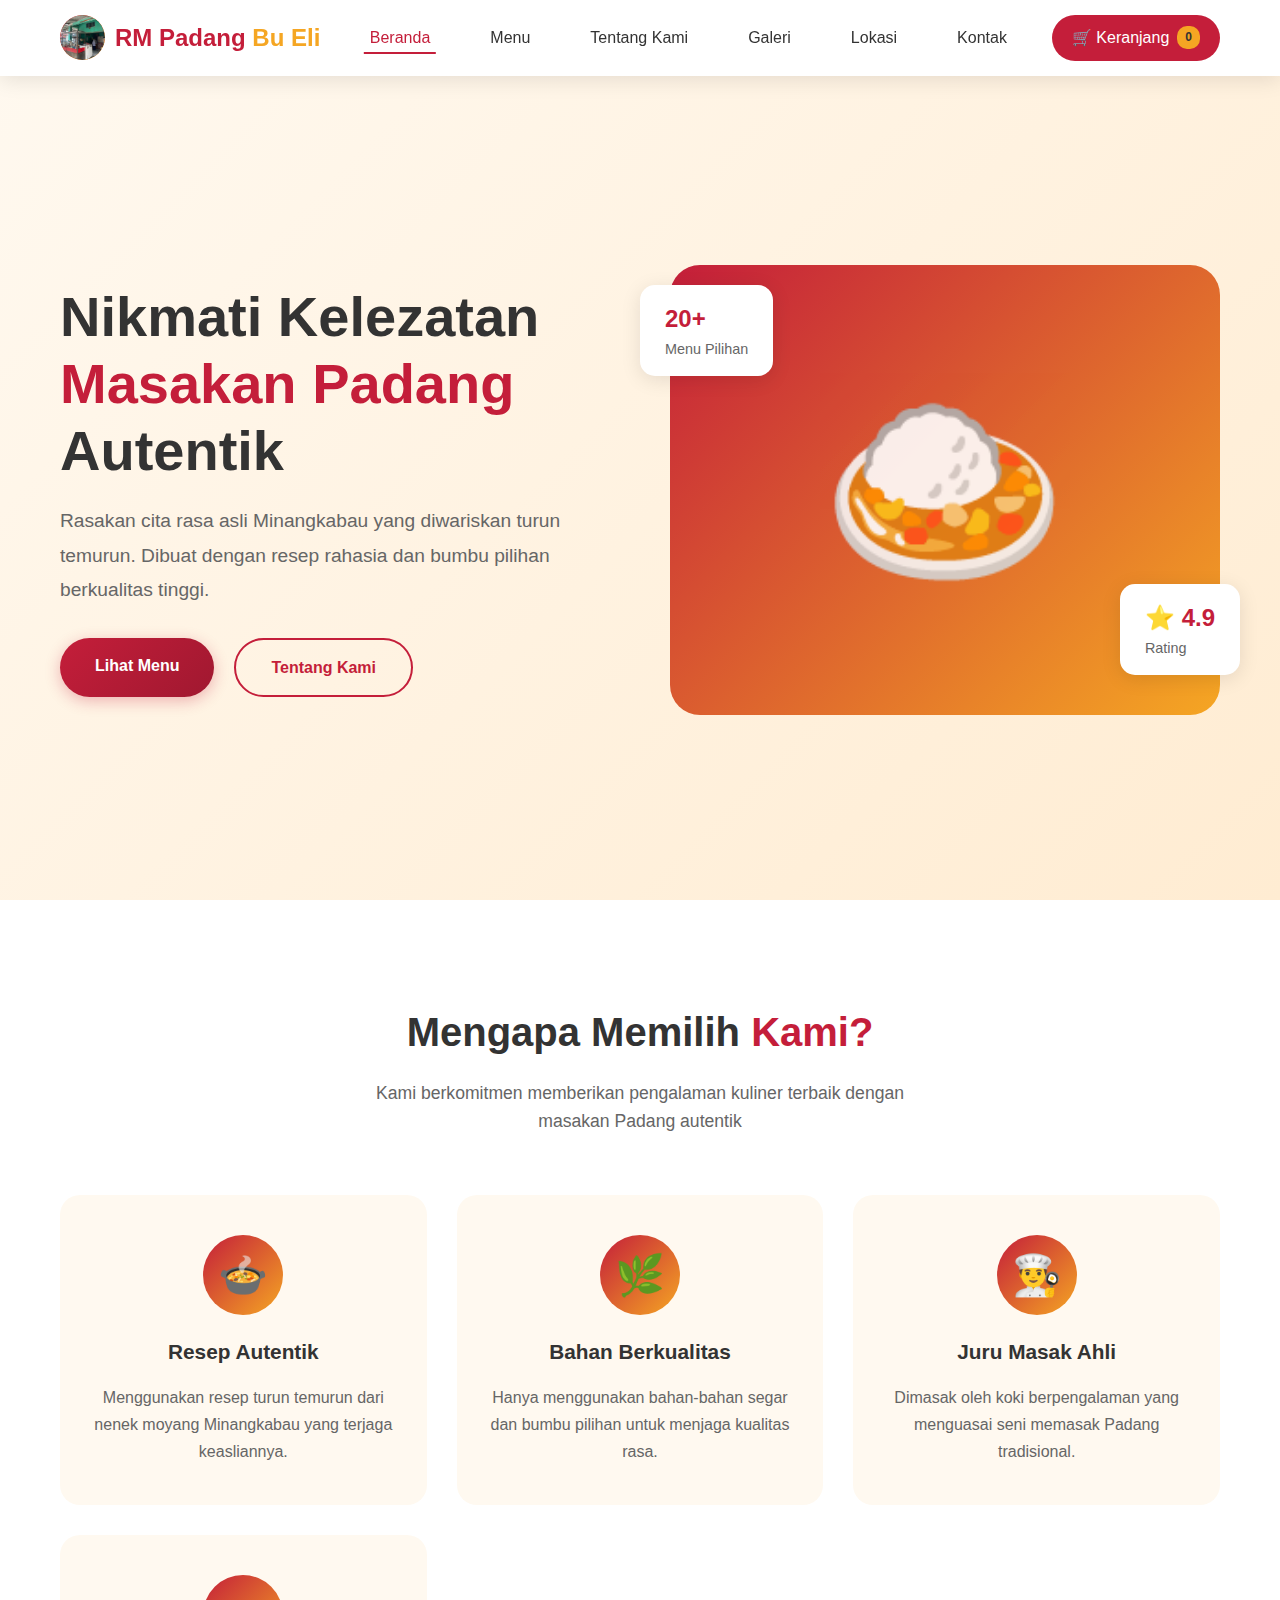
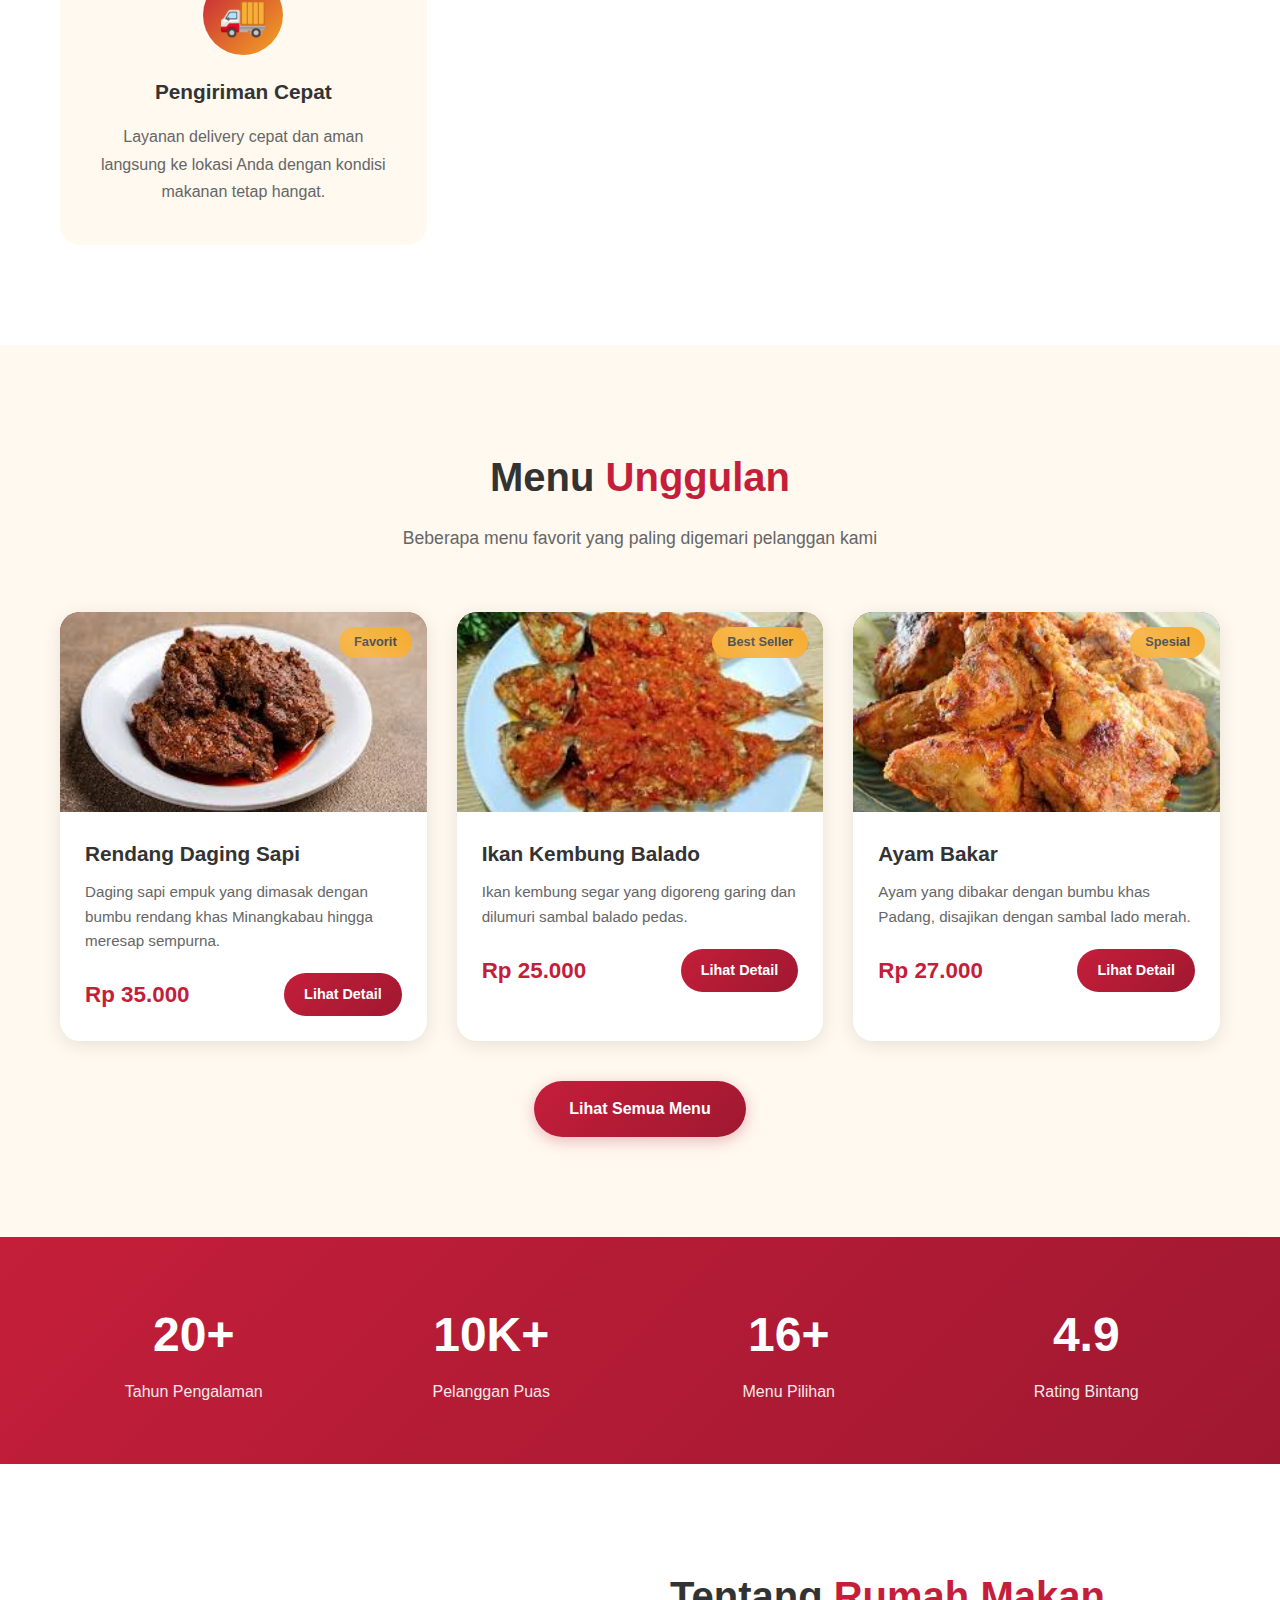
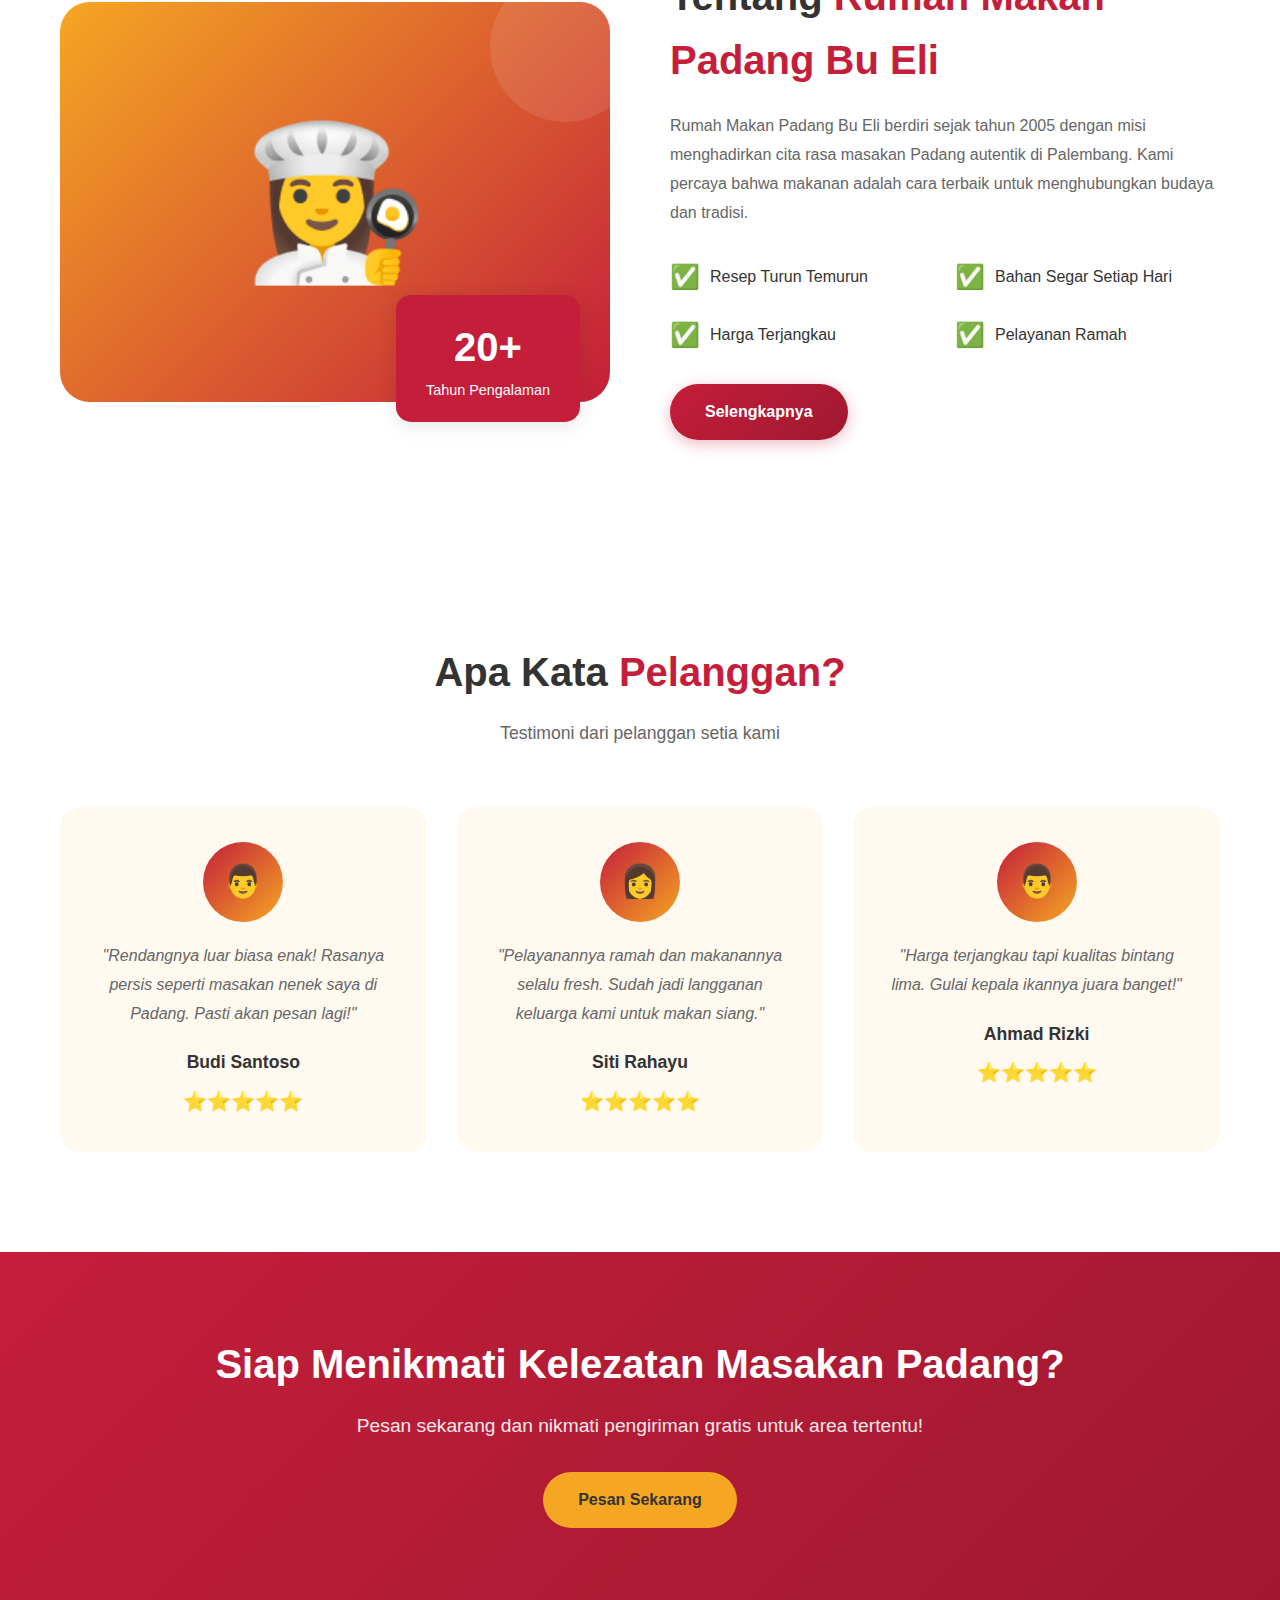
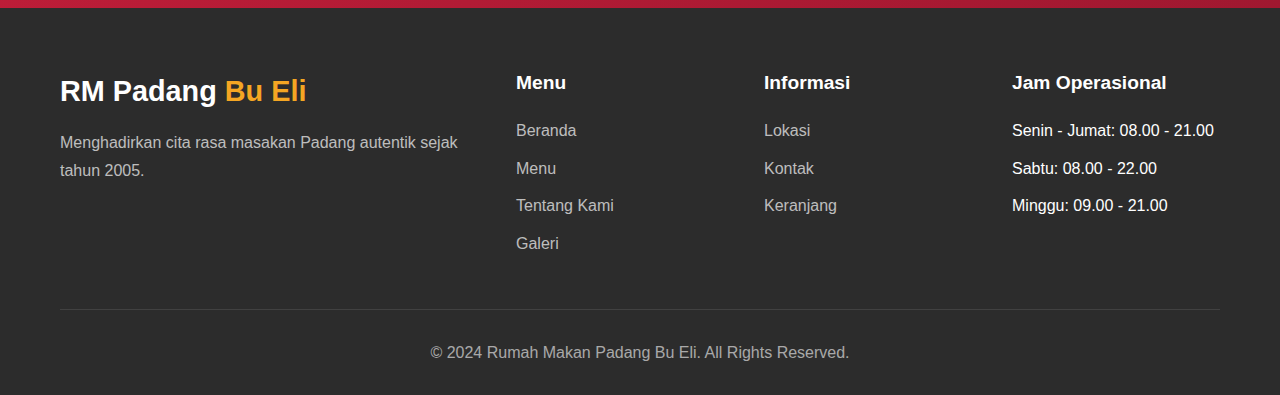
<file: index.html>
<!DOCTYPE html>
<html lang="id">
<head>
    <meta charset="UTF-8">
    <meta name="viewport" content="width=device-width, initial-scale=1.0">
    <meta name="description" content="Rumah Makan Padang Bu Eli - Nikmati kelezatan masakan Padang autentik dengan cita rasa asli Minangkabau">
    <title>Rumah Makan Padang Bu Eli - Masakan Padang Autentik</title>
    <link rel="stylesheet" href="css/style.css">
</head>
<body>
    <!-- Header -->
    <header>
        <div class="nav-container">
            <a href="index.html" class="logo">
                <div class="logo-icon"><img src="images/foto-depan.jpg" alt="Logo RM Padang Bu Eli"></div>
                <h1>RM Padang <span>Bu Eli</span></h1>
            </a>
            <nav>
                <ul id="nav-menu">
                    <li><a href="index.html" class="active">Beranda</a></li>
                    <li><a href="menu.html">Menu</a></li>
                    <li><a href="tentang.html">Tentang Kami</a></li>
                    <li><a href="galeri.html">Galeri</a></li>
                    <li><a href="lokasi.html">Lokasi</a></li>
                    <li><a href="kontak.html">Kontak</a></li>
                    <li><a href="keranjang.html" class="cart-link">🛒 Keranjang <span class="cart-badge">0</span></a></li>
                </ul>
                <div class="menu-toggle">
                    <span></span>
                    <span></span>
                    <span></span>
                </div>
            </nav>
        </div>
    </header>

    <!-- Hero Section -->
    <section class="hero">
        <div class="container">
            <div class="hero-content">
                <div class="hero-text">
                    <h1>Nikmati Kelezatan <span>Masakan Padang</span> Autentik</h1>
                    <p>Rasakan cita rasa asli Minangkabau yang diwariskan turun temurun. Dibuat dengan resep rahasia dan bumbu pilihan berkualitas tinggi.</p>
                    <div class="hero-buttons">
                        <a href="menu.html" class="btn btn-primary">Lihat Menu</a>
                        <a href="tentang.html" class="btn btn-secondary">Tentang Kami</a>
                    </div>
                </div>
                <div class="hero-image">
                    <div class="hero-image-container"></div>
                    <div class="hero-badge badge-1">
                        <h4>20+</h4>
                        <p>Menu Pilihan</p>
                    </div>
                    <div class="hero-badge badge-2">
                        <h4>⭐ 4.9</h4>
                        <p>Rating</p>
                    </div>
                </div>
            </div>
        </div>
    </section>

    <!-- Features Section -->
    <section class="features">
        <div class="container">
            <div class="section-header">
                <h2>Mengapa Memilih <span>Kami?</span></h2>
                <p>Kami berkomitmen memberikan pengalaman kuliner terbaik dengan masakan Padang autentik</p>
            </div>
            <div class="features-grid">
                <div class="feature-card">
                    <div class="feature-icon">🍲</div>
                    <h3>Resep Autentik</h3>
                    <p>Menggunakan resep turun temurun dari nenek moyang Minangkabau yang terjaga keasliannya.</p>
                </div>
                <div class="feature-card">
                    <div class="feature-icon">🌿</div>
                    <h3>Bahan Berkualitas</h3>
                    <p>Hanya menggunakan bahan-bahan segar dan bumbu pilihan untuk menjaga kualitas rasa.</p>
                </div>
                <div class="feature-card">
                    <div class="feature-icon">👨‍🍳</div>
                    <h3>Juru Masak Ahli</h3>
                    <p>Dimasak oleh koki berpengalaman yang menguasai seni memasak Padang tradisional.</p>
                </div>
                <div class="feature-card">
                    <div class="feature-icon">🚚</div>
                    <h3>Pengiriman Cepat</h3>
                    <p>Layanan delivery cepat dan aman langsung ke lokasi Anda dengan kondisi makanan tetap hangat.</p>
                </div>
            </div>
        </div>
    </section>

    <!-- Menu Preview Section -->
    <section class="menu-section">
        <div class="container">
            <div class="section-header">
                <h2>Menu <span>Unggulan</span></h2>
                <p>Beberapa menu favorit yang paling digemari pelanggan kami</p>
            </div>
            <div class="menu-grid">
                <div class="menu-card">
                    <div class="menu-image">
                        <img src="images/rendang-daging-sapi.jpeg" alt="Rendang Daging Sapi">
                        <span class="menu-tag">Favorit</span>
                    </div>
                    <div class="menu-info">
                        <h3>Rendang Daging Sapi</h3>
                        <p>Daging sapi empuk yang dimasak dengan bumbu rendang khas Minangkabau hingga meresap sempurna.</p>
                        <div class="menu-footer">
                            <span class="menu-price">Rp 35.000</span>
                            <a href="menu.html" class="btn-add-cart">Lihat Detail</a>
                        </div>
                    </div>
                </div>
                <div class="menu-card">
                    <div class="menu-image">
                        <img src="images/ikan-kembung-balado.jpeg" alt="Ikan Kembung Balado">
                        <span class="menu-tag">Best Seller</span>
                    </div>
                    <div class="menu-info">
                        <h3>Ikan Kembung Balado</h3>
                        <p>Ikan kembung segar yang digoreng garing dan dilumuri sambal balado pedas.</p>
                        <div class="menu-footer">
                            <span class="menu-price">Rp 25.000</span>
                            <a href="menu.html" class="btn-add-cart">Lihat Detail</a>
                        </div>
                    </div>
                </div>
                <div class="menu-card">
                    <div class="menu-image">
                        <img src="images/ayam-bakar-padang.jpeg" alt="Ayam Bakar">
                        <span class="menu-tag">Spesial</span>
                    </div>
                    <div class="menu-info">
                        <h3>Ayam Bakar</h3>
                        <p>Ayam yang dibakar dengan bumbu khas Padang, disajikan dengan sambal lado merah.</p>
                        <div class="menu-footer">
                            <span class="menu-price">Rp 27.000</span>
                            <a href="menu.html" class="btn-add-cart">Lihat Detail</a>
                        </div>
                    </div>
                </div>
            </div>
            <div style="text-align: center; margin-top: 40px;">
                <a href="menu.html" class="btn btn-primary">Lihat Semua Menu</a>
            </div>
        </div>
    </section>

    <!-- Stats Section -->
    <section class="stats-section">
        <div class="container">
            <div class="stats-grid">
                <div class="stat-item">
                    <h3>20+</h3>
                    <p>Tahun Pengalaman</p>
                </div>
                <div class="stat-item">
                    <h3>10K+</h3>
                    <p>Pelanggan Puas</p>
                </div>
                <div class="stat-item">
                    <h3>16+</h3>
                    <p>Menu Pilihan</p>
                </div>
                <div class="stat-item">
                    <h3>4.9</h3>
                    <p>Rating Bintang</p>
                </div>
            </div>
        </div>
    </section>

    <!-- About Preview Section -->
    <section class="about-section">
        <div class="container">
            <div class="about-content">
                <div class="about-image">
                    <div class="about-image-container">👩‍🍳</div>
                    <div class="experience-badge">
                        <h3>20+</h3>
                        <p>Tahun Pengalaman</p>
                    </div>
                </div>
                <div class="about-text">
                    <h2>Tentang <span>Rumah Makan Padang Bu Eli</span></h2>
                    <p>Rumah Makan Padang Bu Eli berdiri sejak tahun 2005 dengan misi menghadirkan cita rasa masakan Padang autentik di Palembang. Kami percaya bahwa makanan adalah cara terbaik untuk menghubungkan budaya dan tradisi.</p>
                    <div class="about-features">
                        <div class="about-feature-item">
                            <span>✅</span>
                            <p>Resep Turun Temurun</p>
                        </div>
                        <div class="about-feature-item">
                            <span>✅</span>
                            <p>Bahan Segar Setiap Hari</p>
                        </div>
                        <div class="about-feature-item">
                            <span>✅</span>
                            <p>Harga Terjangkau</p>
                        </div>
                        <div class="about-feature-item">
                            <span>✅</span>
                            <p>Pelayanan Ramah</p>
                        </div>
                    </div>
                    <a href="tentang.html" class="btn btn-primary">Selengkapnya</a>
                </div>
            </div>
        </div>
    </section>

    <!-- Testimonials Section -->
    <section class="testimonials">
        <div class="container">
            <div class="section-header">
                <h2>Apa Kata <span>Pelanggan?</span></h2>
                <p>Testimoni dari pelanggan setia kami</p>
            </div>
            <div class="testimonials-grid">
                <div class="testimonial-card">
                    <div class="testimonial-avatar">👨</div>
                    <p>"Rendangnya luar biasa enak! Rasanya persis seperti masakan nenek saya di Padang. Pasti akan pesan lagi!"</p>
                    <h4>Budi Santoso</h4>
                    <div class="testimonial-rating">⭐⭐⭐⭐⭐</div>
                </div>
                <div class="testimonial-card">
                    <div class="testimonial-avatar">👩</div>
                    <p>"Pelayanannya ramah dan makanannya selalu fresh. Sudah jadi langganan keluarga kami untuk makan siang."</p>
                    <h4>Siti Rahayu</h4>
                    <div class="testimonial-rating">⭐⭐⭐⭐⭐</div>
                </div>
                <div class="testimonial-card">
                    <div class="testimonial-avatar">👨</div>
                    <p>"Harga terjangkau tapi kualitas bintang lima. Gulai kepala ikannya juara banget!"</p>
                    <h4>Ahmad Rizki</h4>
                    <div class="testimonial-rating">⭐⭐⭐⭐⭐</div>
                </div>
            </div>
        </div>
    </section>

    <!-- CTA Section -->
    <section class="cta-section">
        <div class="container">
            <h2>Siap Menikmati Kelezatan Masakan Padang?</h2>
            <p>Pesan sekarang dan nikmati pengiriman gratis untuk area tertentu!</p>
            <a href="menu.html" class="btn">Pesan Sekarang</a>
        </div>
    </section>

    <!-- Footer -->
    <footer>
        <div class="container">
            <div class="footer-content">
                <div class="footer-brand">
                    <h3>RM Padang <span>Bu Eli</span></h3>
                    <p>Menghadirkan cita rasa masakan Padang autentik sejak tahun 2005.</p>
                </div>
                <div class="footer-links">
                    <h4>Menu</h4>
                    <ul>
                        <li><a href="index.html">Beranda</a></li>
                        <li><a href="menu.html">Menu</a></li>
                        <li><a href="tentang.html">Tentang Kami</a></li>
                        <li><a href="galeri.html">Galeri</a></li>
                    </ul>
                </div>
                <div class="footer-links">
                    <h4>Informasi</h4>
                    <ul>
                        <li><a href="lokasi.html">Lokasi</a></li>
                        <li><a href="kontak.html">Kontak</a></li>
                        <li><a href="keranjang.html">Keranjang</a></li>
                    </ul>
                </div>
                <div class="footer-links">
                    <h4>Jam Operasional</h4>
                    <ul>
                        <li>Senin - Jumat: 08.00 - 21.00</li>
                        <li>Sabtu: 08.00 - 22.00</li>
                        <li>Minggu: 09.00 - 21.00</li>
                    </ul>
                </div>
            </div>
            <div class="footer-bottom">
                <p>&copy; 2024 Rumah Makan Padang Bu Eli. All Rights Reserved.</p>
            </div>
        </div>
    </footer>
</body>
</html>
</file>
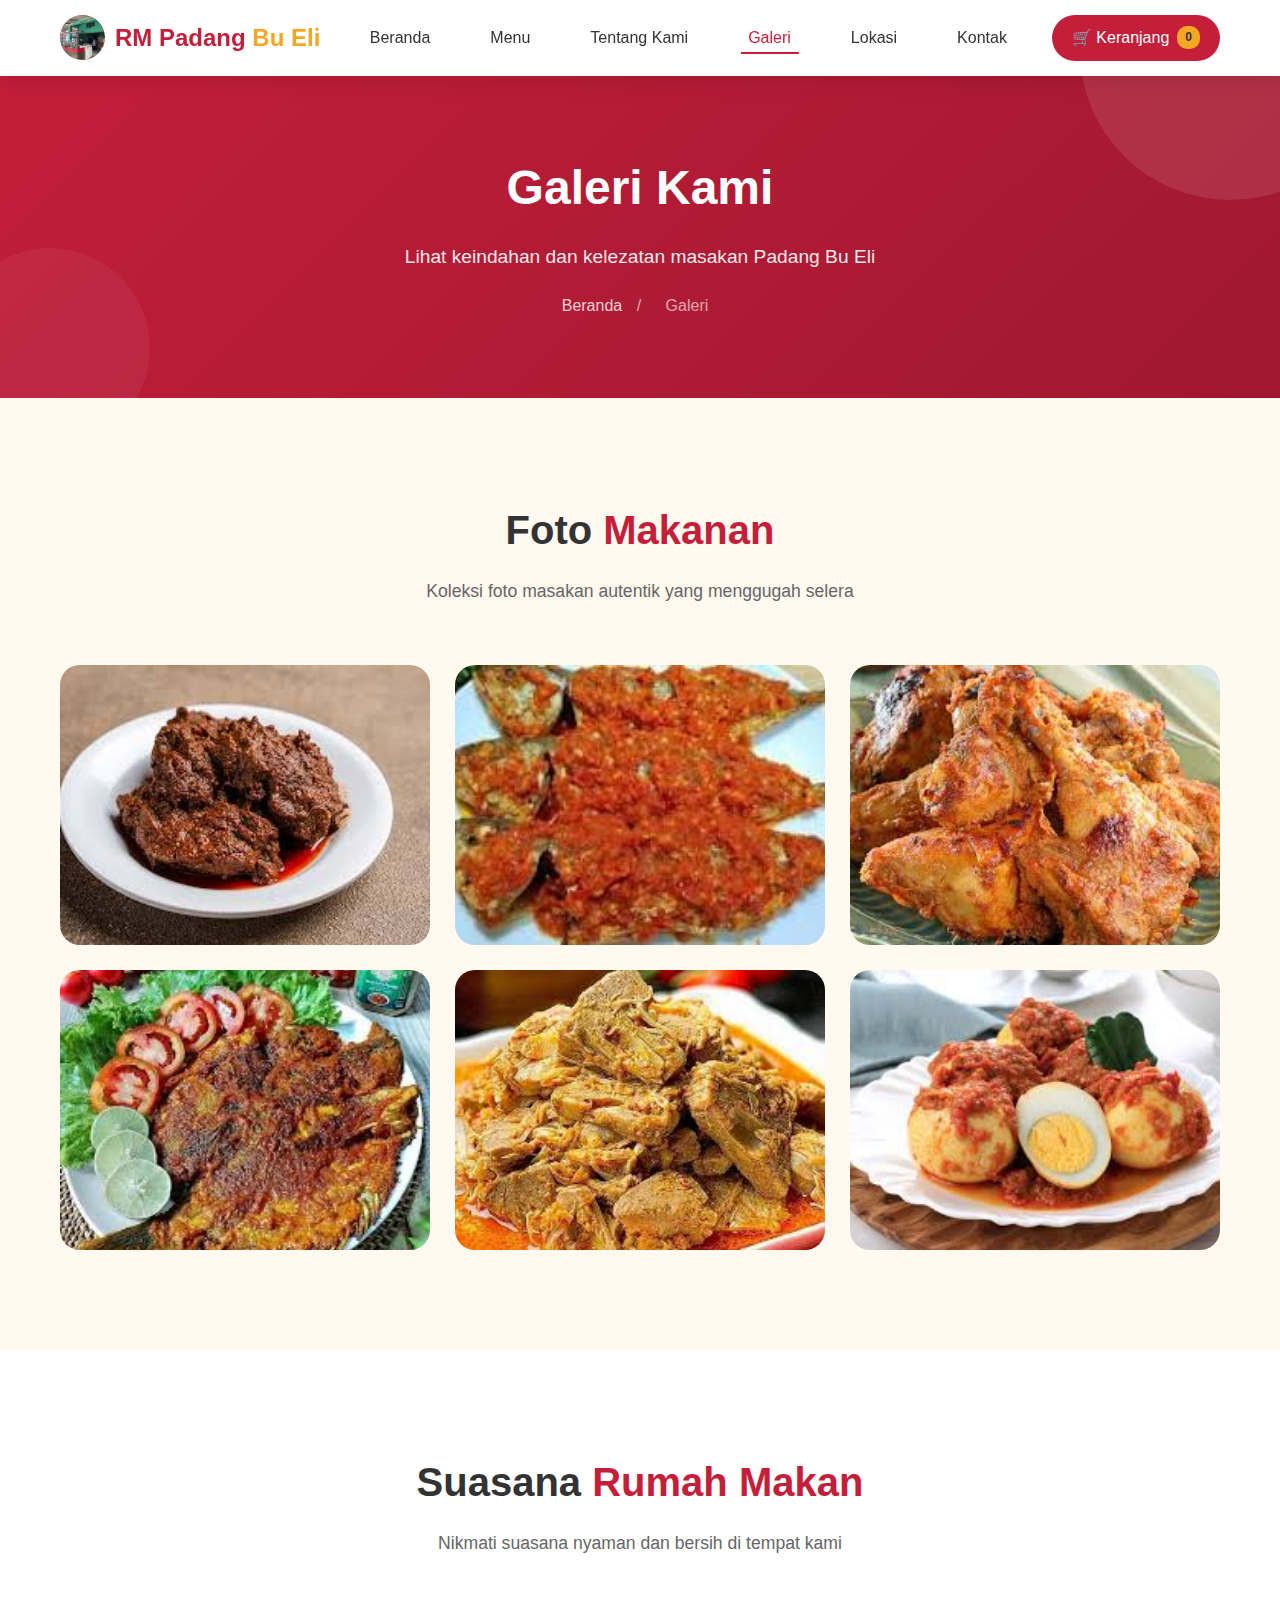
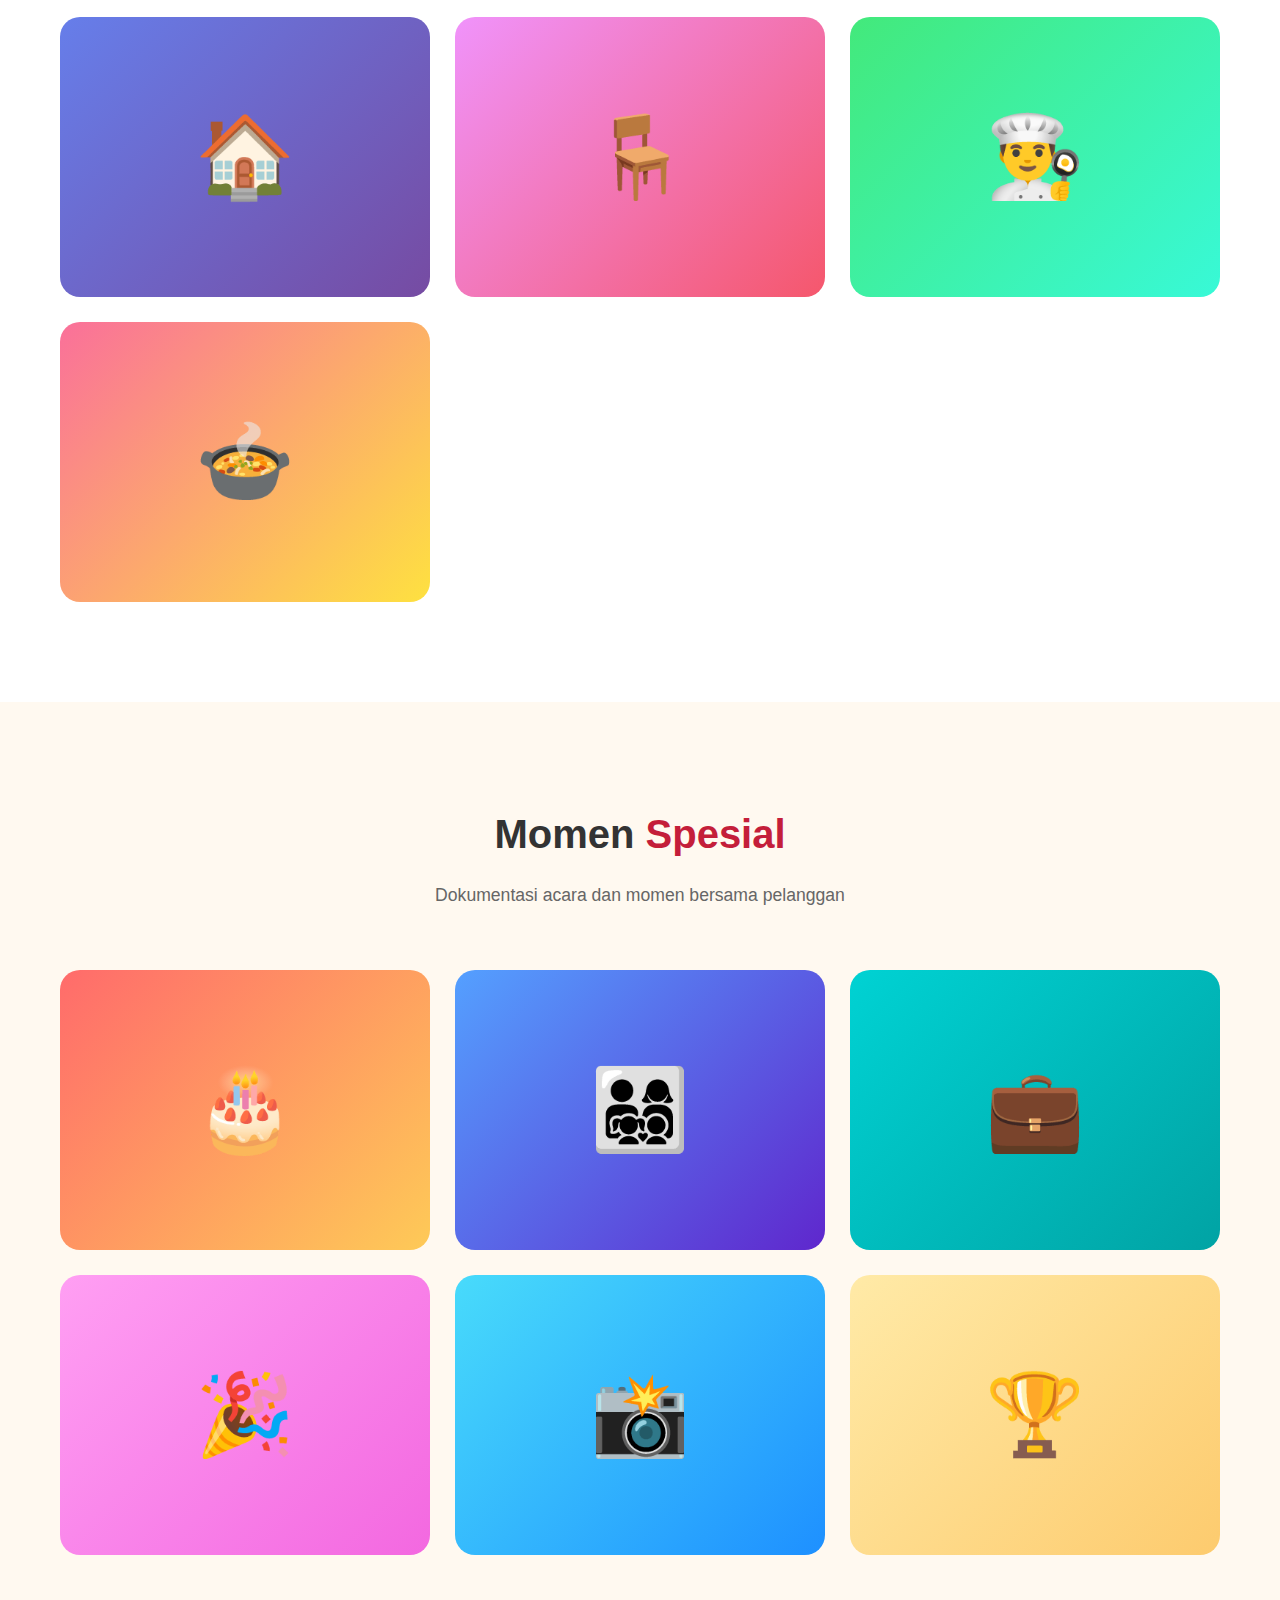
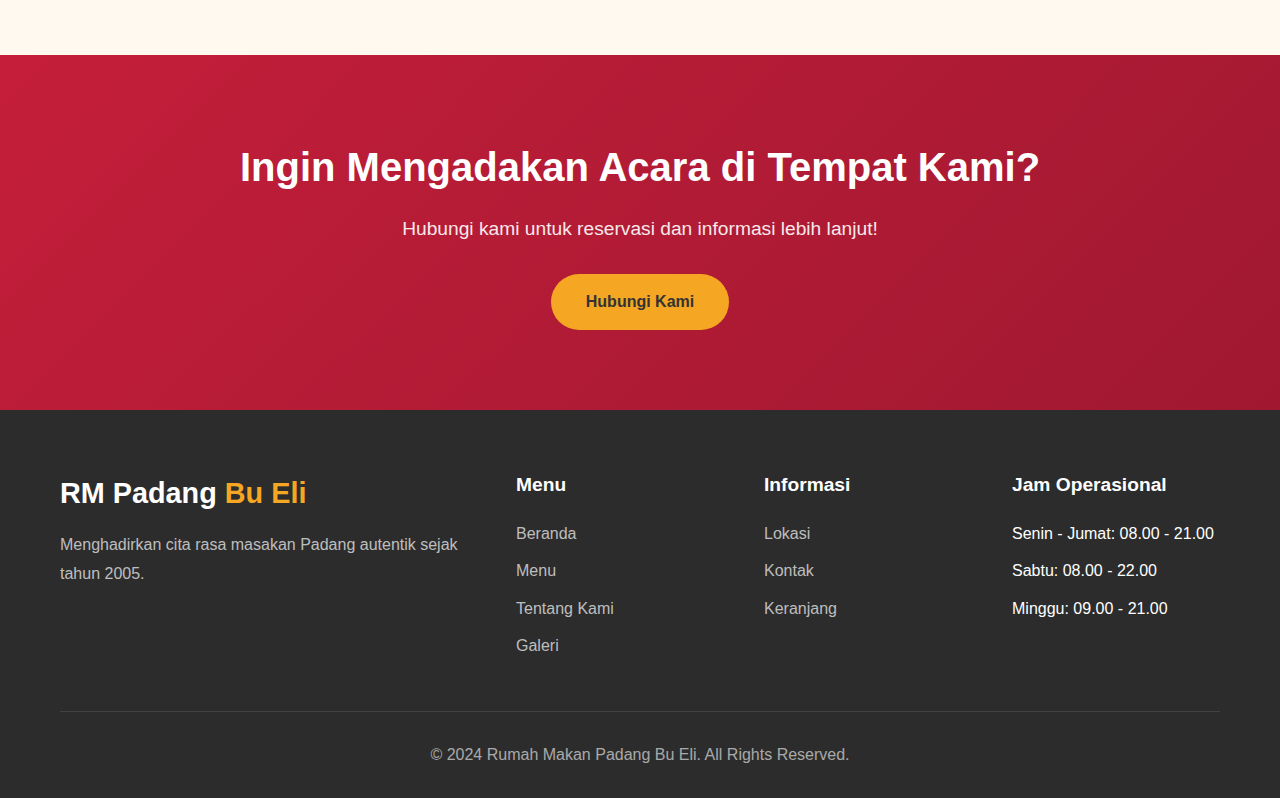
<file: galeri.html>
<!DOCTYPE html>
<html lang="id">
<head>
    <meta charset="UTF-8">
    <meta name="viewport" content="width=device-width, initial-scale=1.0">
    <meta name="description" content="Galeri foto masakan Padang autentik dari Rumah Makan Padang Bu Eli">
    <title>Galeri - Rumah Makan Padang Bu Eli</title>
    <link rel="stylesheet" href="css/style.css">
</head>
<body>
    <!-- Header -->
    <header>
        <div class="nav-container">
            <a href="index.html" class="logo">
                <div class="logo-icon"><img src="images/foto-depan.jpg" alt="Logo RM Padang Bu Eli"></div>
                <h1>RM Padang <span>Bu Eli</span></h1>
            </a>
            <nav>
                <ul id="nav-menu">
                    <li><a href="index.html">Beranda</a></li>
                    <li><a href="menu.html">Menu</a></li>
                    <li><a href="tentang.html">Tentang Kami</a></li>
                    <li><a href="galeri.html" class="active">Galeri</a></li>
                    <li><a href="lokasi.html">Lokasi</a></li>
                    <li><a href="kontak.html">Kontak</a></li>
                    <li><a href="keranjang.html" class="cart-link">🛒 Keranjang <span class="cart-badge">0</span></a></li>
                </ul>
                <div class="menu-toggle">
                    <span></span>
                    <span></span>
                    <span></span>
                </div>
            </nav>
        </div>
    </header>

    <!-- Page Banner -->
    <section class="page-banner">
        <div class="container">
            <h1>Galeri Kami</h1>
            <p>Lihat keindahan dan kelezatan masakan Padang Bu Eli</p>
            <div class="breadcrumb">
                <a href="index.html">Beranda</a>
                <span>/</span>
                <span>Galeri</span>
            </div>
        </div>
    </section>

    <!-- Gallery Section -->
    <section class="gallery-section">
        <div class="container">
            <div class="section-header">
                <h2>Foto <span>Makanan</span></h2>
                <p>Koleksi foto masakan autentik yang menggugah selera</p>
            </div>
            <div class="gallery-grid">
                <div class="gallery-item">
                    <img src="images/rendang-daging-sapi.jpeg" alt="Rendang Daging">
                    <div class="gallery-overlay">
                        <h4>Rendang Daging</h4>
                    </div>
                </div>
                <div class="gallery-item">
                    <img src="images/ikan-kembung-balado.jpeg" alt="Ikan Kembung Balado">
                    <div class="gallery-overlay">
                        <h4>Ikan Kembung Balado</h4>
                    </div>
                </div>
                <div class="gallery-item">
                    <img src="images/ayam-bakar-padang.jpeg" alt="Ayam Bakar">
                    <div class="gallery-overlay">
                        <h4>Ayam Bakar</h4>
                    </div>
                </div>
                <div class="gallery-item">
                    <img src="images/ikan-bakar-padang.jpeg" alt="Ikan Bakar">
                    <div class="gallery-overlay">
                        <h4>Ikan Bakar</h4>
                    </div>
                </div>
                <div class="gallery-item">
                    <img src="images/gulai-nangka.jpeg" alt="Gulai Nangka">
                    <div class="gallery-overlay">
                        <h4>Gulai Nangka</h4>
                    </div>
                </div>
                <div class="gallery-item">
                    <img src="images/telur-balado.jpeg" alt="Telur Balado">
                    <div class="gallery-overlay">
                        <h4>Telur Balado</h4>
                    </div>
                </div>
            </div>
        </div>
    </section>

    <!-- Gallery Restaurant -->
    <section class="gallery-section" style="background-color: var(--bg-white);">
        <div class="container">
            <div class="section-header">
                <h2>Suasana <span>Rumah Makan</span></h2>
                <p>Nikmati suasana nyaman dan bersih di tempat kami</p>
            </div>
            <div class="gallery-grid">
                <div class="gallery-item" style="background: linear-gradient(135deg, #667eea, #764ba2);">
                    🏠
                    <div class="gallery-overlay">
                        <h4>Tampak Depan</h4>
                    </div>
                </div>
                <div class="gallery-item" style="background: linear-gradient(135deg, #f093fb, #f5576c);">
                    🪑
                    <div class="gallery-overlay">
                        <h4>Area Makan Indoor</h4>
                    </div>
                </div>
                <div class="gallery-item" style="background: linear-gradient(135deg, #43e97b, #38f9d7);">
                    👨‍🍳
                    <div class="gallery-overlay">
                        <h4>Dapur Bersih</h4>
                    </div>
                </div>
                <div class="gallery-item" style="background: linear-gradient(135deg, #fa709a, #fee140);">
                    🍲
                    <div class="gallery-overlay">
                        <h4>Hidangan Lengkap</h4>
                    </div>
                </div>
            </div>
        </div>
    </section>

    <!-- Gallery Events -->
    <section class="gallery-section">
        <div class="container">
            <div class="section-header">
                <h2>Momen <span>Spesial</span></h2>
                <p>Dokumentasi acara dan momen bersama pelanggan</p>
            </div>
            <div class="gallery-grid">
                <div class="gallery-item" style="background: linear-gradient(135deg, #ff6b6b, #feca57);">
                    🎂
                    <div class="gallery-overlay">
                        <h4>Acara Ulang Tahun</h4>
                    </div>
                </div>
                <div class="gallery-item" style="background: linear-gradient(135deg, #54a0ff, #5f27cd);">
                    👨‍👩‍👧‍👦
                    <div class="gallery-overlay">
                        <h4>Makan Bersama Keluarga</h4>
                    </div>
                </div>
                <div class="gallery-item" style="background: linear-gradient(135deg, #00d2d3, #01a3a4);">
                    💼
                    <div class="gallery-overlay">
                        <h4>Meeting Kantor</h4>
                    </div>
                </div>
                <div class="gallery-item" style="background: linear-gradient(135deg, #ff9ff3, #f368e0);">
                    🎉
                    <div class="gallery-overlay">
                        <h4>Acara Spesial</h4>
                    </div>
                </div>
                <div class="gallery-item" style="background: linear-gradient(135deg, #48dbfb, #1e90ff);">
                    📸
                    <div class="gallery-overlay">
                        <h4>Food Photography</h4>
                    </div>
                </div>
                <div class="gallery-item" style="background: linear-gradient(135deg, #ffeaa7, #fdcb6e);">
                    🏆
                    <div class="gallery-overlay">
                        <h4>Penghargaan</h4>
                    </div>
                </div>
            </div>
        </div>
    </section>

    <!-- CTA Section -->
    <section class="cta-section">
        <div class="container">
            <h2>Ingin Mengadakan Acara di Tempat Kami?</h2>
            <p>Hubungi kami untuk reservasi dan informasi lebih lanjut!</p>
            <a href="kontak.html" class="btn">Hubungi Kami</a>
        </div>
    </section>

    <!-- Footer -->
    <footer>
        <div class="container">
            <div class="footer-content">
                <div class="footer-brand">
                    <h3>RM Padang <span>Bu Eli</span></h3>
                    <p>Menghadirkan cita rasa masakan Padang autentik sejak tahun 2005.</p>
                </div>
                <div class="footer-links">
                    <h4>Menu</h4>
                    <ul>
                        <li><a href="index.html">Beranda</a></li>
                        <li><a href="menu.html">Menu</a></li>
                        <li><a href="tentang.html">Tentang Kami</a></li>
                        <li><a href="galeri.html">Galeri</a></li>
                    </ul>
                </div>
                <div class="footer-links">
                    <h4>Informasi</h4>
                    <ul>
                        <li><a href="lokasi.html">Lokasi</a></li>
                        <li><a href="kontak.html">Kontak</a></li>
                        <li><a href="keranjang.html">Keranjang</a></li>
                    </ul>
                </div>
                <div class="footer-links">
                    <h4>Jam Operasional</h4>
                    <ul>
                        <li>Senin - Jumat: 08.00 - 21.00</li>
                        <li>Sabtu: 08.00 - 22.00</li>
                        <li>Minggu: 09.00 - 21.00</li>
                    </ul>
                </div>
            </div>
            <div class="footer-bottom">
                <p>&copy; 2024 Rumah Makan Padang Bu Eli. All Rights Reserved.</p>
            </div>
        </div>
    </footer>
</body>
</html>
</file>
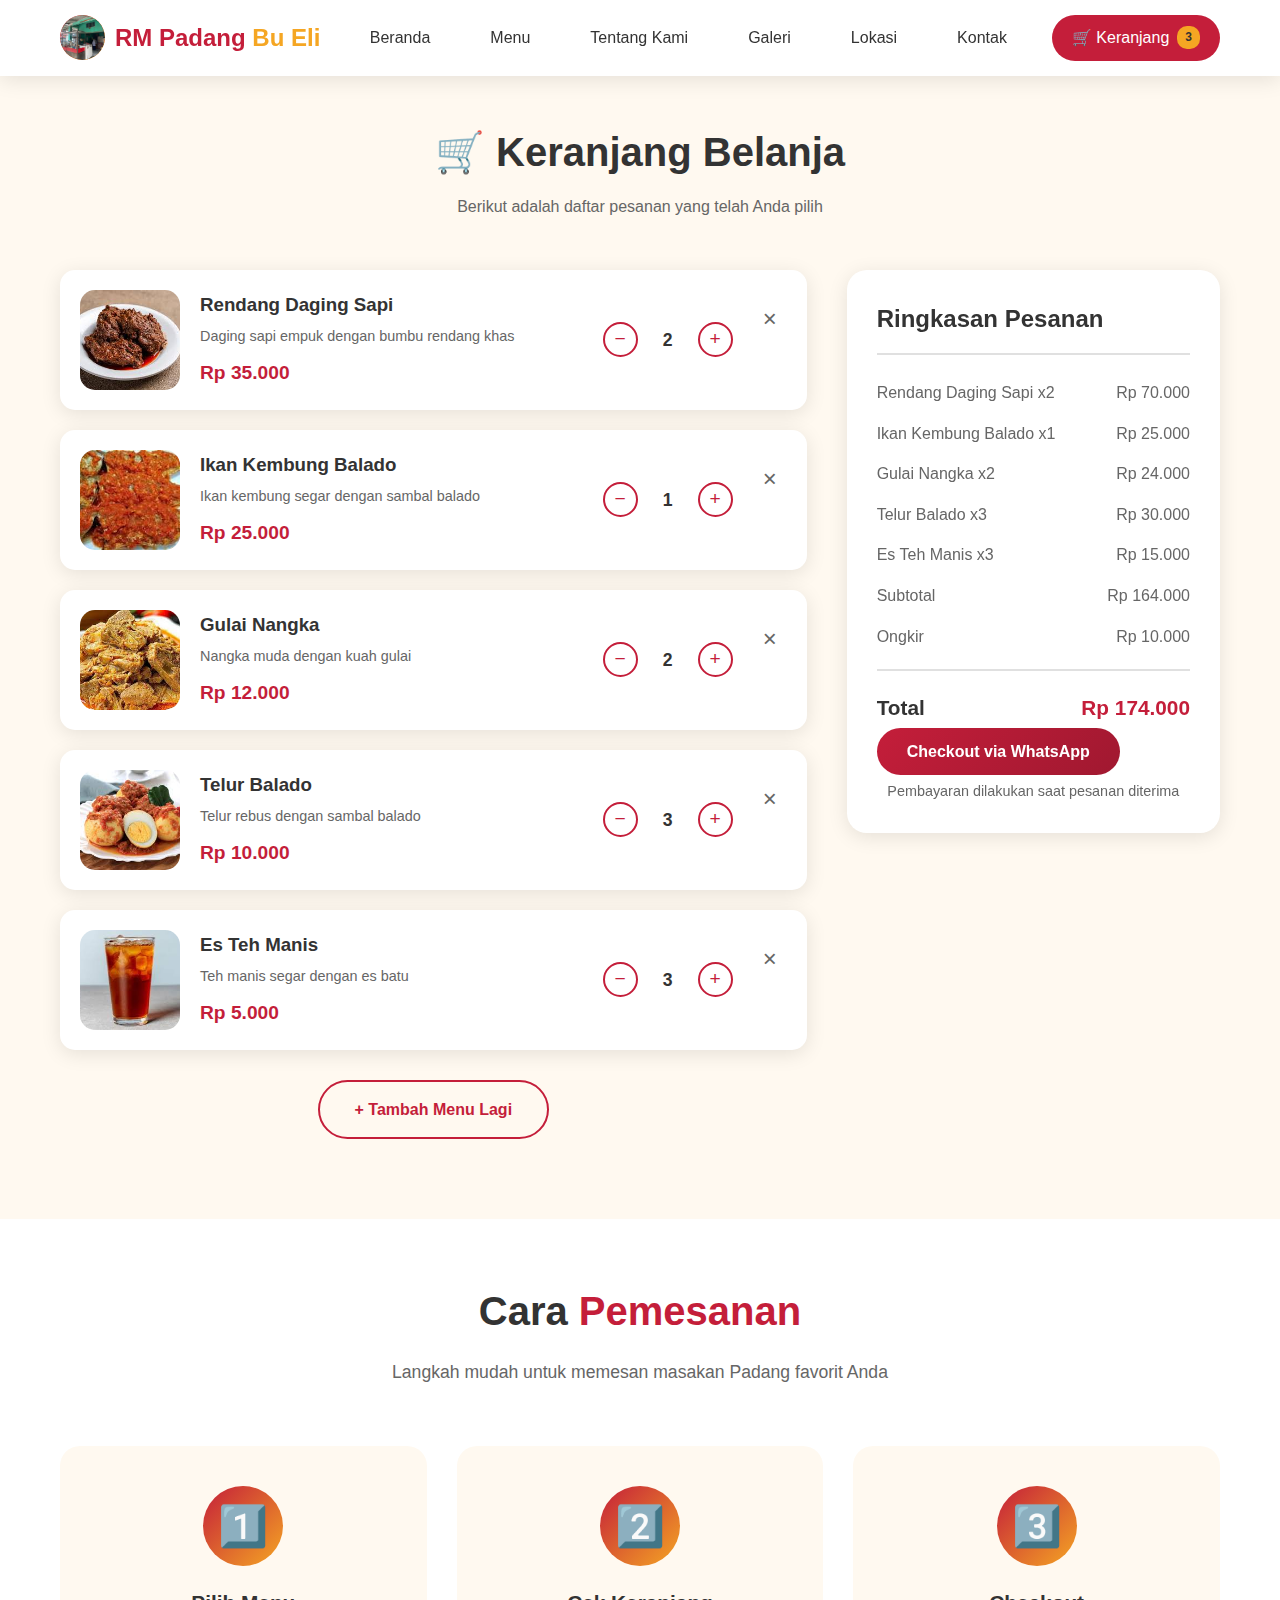
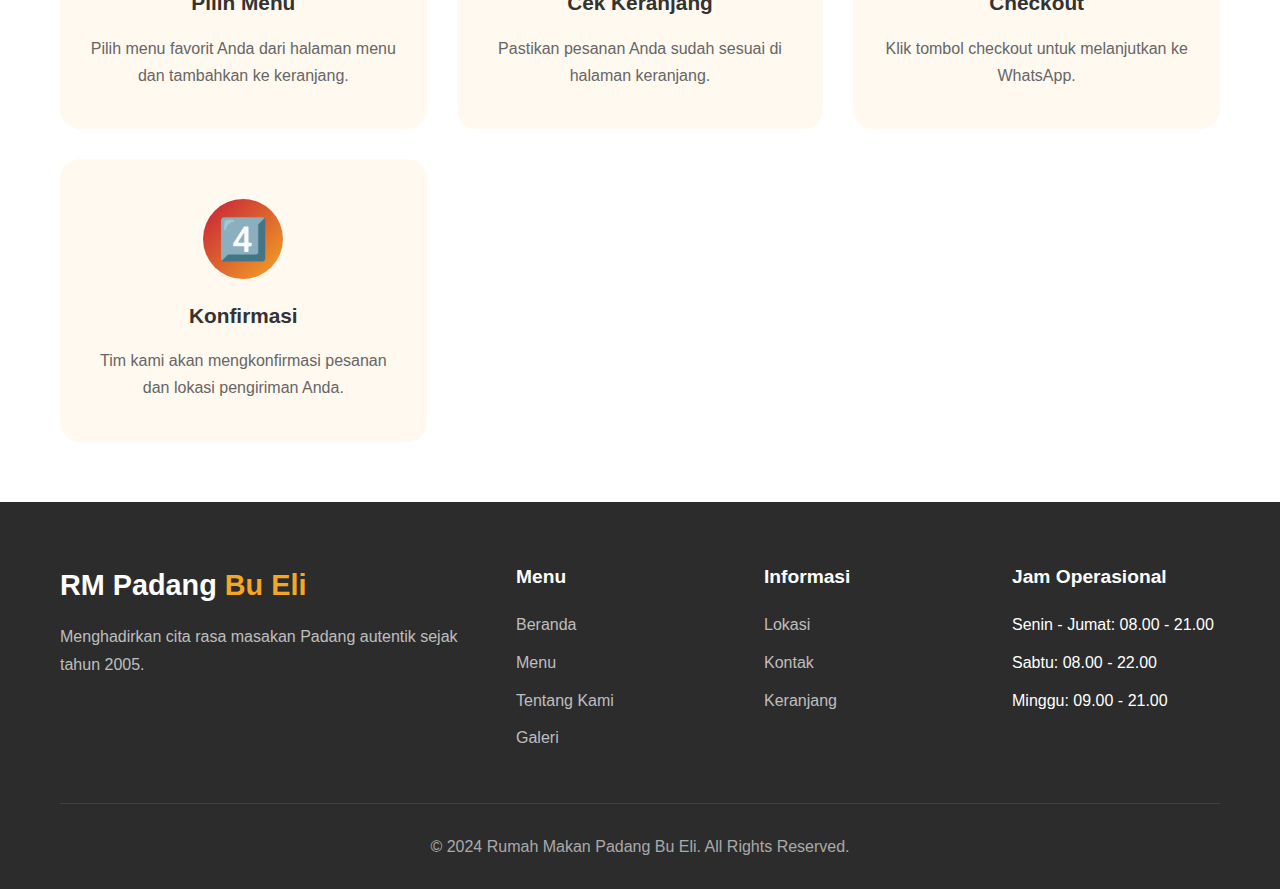
<file: keranjang.html>
<!DOCTYPE html>
<html lang="id">
<head>
    <meta charset="UTF-8">
    <meta name="viewport" content="width=device-width, initial-scale=1.0">
    <meta name="description" content="Keranjang Belanja - Rumah Makan Padang Bu Eli">
    <title>Keranjang - Rumah Makan Padang Bu Eli</title>
    <link rel="stylesheet" href="css/style.css">
</head>
<body>
    <!-- Header -->
    <header>
        <div class="nav-container">
            <a href="index.html" class="logo">
                <div class="logo-icon"><img src="images/foto-depan.jpg" alt="Logo RM Padang Bu Eli"></div>
                <h1>RM Padang <span>Bu Eli</span></h1>
            </a>
            <nav>
                <ul id="nav-menu">
                    <li><a href="index.html">Beranda</a></li>
                    <li><a href="menu.html">Menu</a></li>
                    <li><a href="tentang.html">Tentang Kami</a></li>
                    <li><a href="galeri.html">Galeri</a></li>
                    <li><a href="lokasi.html">Lokasi</a></li>
                    <li><a href="kontak.html">Kontak</a></li>
                    <li><a href="keranjang.html" class="cart-link active">🛒 Keranjang <span class="cart-badge">3</span></a></li>
                </ul>
                <div class="menu-toggle">
                    <span></span>
                    <span></span>
                    <span></span>
                </div>
            </nav>
        </div>
    </header>

    <!-- Cart Section -->
    <section class="cart-section">
        <div class="container">
            <div class="cart-header">
                <h1>🛒 Keranjang Belanja</h1>
                <p>Berikut adalah daftar pesanan yang telah Anda pilih</p>
            </div>

            <div class="cart-content">
                <!-- Cart Items -->
                <div class="cart-items">
                    <!-- Item 1 -->
                    <div class="cart-item">
                        <div class="cart-item-image"><img src="images/rendang-daging-sapi.jpeg" alt="Rendang Daging Sapi"></div>
                        <div class="cart-item-details">
                            <h3>Rendang Daging Sapi</h3>
                            <p>Daging sapi empuk dengan bumbu rendang khas</p>
                            <span class="cart-item-price">Rp 35.000</span>
                        </div>
                        <div class="cart-item-quantity">
                            <span class="qty-btn">−</span>
                            <span class="qty-value">2</span>
                            <span class="qty-btn">+</span>
                        </div>
                        <span class="remove-item">×</span>
                    </div>

                    <!-- Item 2 -->
                    <div class="cart-item">
                        <div class="cart-item-image"><img src="images/ikan-kembung-balado.jpeg" alt="Ikan Kembung Balado"></div>
                        <div class="cart-item-details">
                            <h3>Ikan Kembung Balado</h3>
                            <p>Ikan kembung segar dengan sambal balado</p>
                            <span class="cart-item-price">Rp 25.000</span>
                        </div>
                        <div class="cart-item-quantity">
                            <span class="qty-btn">−</span>
                            <span class="qty-value">1</span>
                            <span class="qty-btn">+</span>
                        </div>
                        <span class="remove-item">×</span>
                    </div>

                    <!-- Item 3 -->
                    <div class="cart-item">
                        <div class="cart-item-image"><img src="images/gulai-nangka.jpeg" alt="Gulai Nangka"></div>
                        <div class="cart-item-details">
                            <h3>Gulai Nangka</h3>
                            <p>Nangka muda dengan kuah gulai</p>
                            <span class="cart-item-price">Rp 12.000</span>
                        </div>
                        <div class="cart-item-quantity">
                            <span class="qty-btn">−</span>
                            <span class="qty-value">2</span>
                            <span class="qty-btn">+</span>
                        </div>
                        <span class="remove-item">×</span>
                    </div>

                    <!-- Item 4 -->
                    <div class="cart-item">
                        <div class="cart-item-image"><img src="images/telur-balado.jpeg" alt="Telur Balado"></div>
                        <div class="cart-item-details">
                            <h3>Telur Balado</h3>
                            <p>Telur rebus dengan sambal balado</p>
                            <span class="cart-item-price">Rp 10.000</span>
                        </div>
                        <div class="cart-item-quantity">
                            <span class="qty-btn">−</span>
                            <span class="qty-value">3</span>
                            <span class="qty-btn">+</span>
                        </div>
                        <span class="remove-item">×</span>
                    </div>

                    <!-- Item 5 -->
                    <div class="cart-item">
                        <div class="cart-item-image"><img src="images/es-teh.jpeg" alt="Es Teh Manis"></div>
                        <div class="cart-item-details">
                            <h3>Es Teh Manis</h3>
                            <p>Teh manis segar dengan es batu</p>
                            <span class="cart-item-price">Rp 5.000</span>
                        </div>
                        <div class="cart-item-quantity">
                            <span class="qty-btn">−</span>
                            <span class="qty-value">3</span>
                            <span class="qty-btn">+</span>
                        </div>
                        <span class="remove-item">×</span>
                    </div>

                    <!-- Tambah Menu Lagi -->
                    <div style="text-align: center; margin-top: 30px;">
                        <a href="menu.html" class="btn btn-secondary">+ Tambah Menu Lagi</a>
                    </div>
                </div>

                <!-- Cart Summary -->
                <div class="cart-summary">
                    <div class="summary-card">
                        <h3>Ringkasan Pesanan</h3>
                        
                        <div class="summary-row">
                            <span>Rendang Daging Sapi x2</span>
                            <span>Rp 70.000</span>
                        </div>
                        <div class="summary-row">
                            <span>Ikan Kembung Balado x1</span>
                            <span>Rp 25.000</span>
                        </div>
                        <div class="summary-row">
                            <span>Gulai Nangka x2</span>
                            <span>Rp 24.000</span>
                        </div>
                        <div class="summary-row">
                            <span>Telur Balado x3</span>
                            <span>Rp 30.000</span>
                        </div>
                        <div class="summary-row">
                            <span>Es Teh Manis x3</span>
                            <span>Rp 15.000</span>
                        </div>
                        <div class="summary-row">
                            <span>Subtotal</span>
                            <span>Rp 164.000</span>
                        </div>
                        <div class="summary-row">
                            <span>Ongkir</span>
                            <span>Rp 10.000</span>
                        </div>
                        <div class="summary-row total">
                            <span>Total</span>
                            <span>Rp 174.000</span>
                        </div>
                        
                        <a href="#" class="btn-checkout">Checkout via WhatsApp</a>
                        
                        <p style="text-align: center; margin-top: 15px; color: var(--text-light); font-size: 0.9rem;">
                            Pembayaran dilakukan saat pesanan diterima
                        </p>
                    </div>
                </div>
            </div>
        </div>
    </section>

    <!-- Info Pemesanan -->
    <section class="features" style="padding: 60px 0;">
        <div class="container">
            <div class="section-header">
                <h2>Cara <span>Pemesanan</span></h2>
                <p>Langkah mudah untuk memesan masakan Padang favorit Anda</p>
            </div>
            <div class="features-grid">
                <div class="feature-card">
                    <div class="feature-icon">1️⃣</div>
                    <h3>Pilih Menu</h3>
                    <p>Pilih menu favorit Anda dari halaman menu dan tambahkan ke keranjang.</p>
                </div>
                <div class="feature-card">
                    <div class="feature-icon">2️⃣</div>
                    <h3>Cek Keranjang</h3>
                    <p>Pastikan pesanan Anda sudah sesuai di halaman keranjang.</p>
                </div>
                <div class="feature-card">
                    <div class="feature-icon">3️⃣</div>
                    <h3>Checkout</h3>
                    <p>Klik tombol checkout untuk melanjutkan ke WhatsApp.</p>
                </div>
                <div class="feature-card">
                    <div class="feature-icon">4️⃣</div>
                    <h3>Konfirmasi</h3>
                    <p>Tim kami akan mengkonfirmasi pesanan dan lokasi pengiriman Anda.</p>
                </div>
            </div>
        </div>
    </section>

    <!-- Keranjang Kosong (Hidden by default, tampilkan jika keranjang kosong) -->
    <!--
    <section class="cart-section">
        <div class="container">
            <div class="cart-header">
                <h1>🛒 Keranjang Belanja</h1>
                <p>Lihat daftar pesanan Anda</p>
            </div>
            
            <div class="cart-empty">
                <div class="cart-empty-icon">🛒</div>
                <h3>Keranjang Anda Kosong</h3>
                <p>Anda belum menambahkan menu apapun ke keranjang</p>
                <a href="menu.html" class="btn btn-primary">Lihat Menu</a>
            </div>
        </div>
    </section>
    -->

    <!-- Footer -->
    <footer>
        <div class="container">
            <div class="footer-content">
                <div class="footer-brand">
                    <h3>RM Padang <span>Bu Eli</span></h3>
                    <p>Menghadirkan cita rasa masakan Padang autentik sejak tahun 2005.</p>
                </div>
                <div class="footer-links">
                    <h4>Menu</h4>
                    <ul>
                        <li><a href="index.html">Beranda</a></li>
                        <li><a href="menu.html">Menu</a></li>
                        <li><a href="tentang.html">Tentang Kami</a></li>
                        <li><a href="galeri.html">Galeri</a></li>
                    </ul>
                </div>
                <div class="footer-links">
                    <h4>Informasi</h4>
                    <ul>
                        <li><a href="lokasi.html">Lokasi</a></li>
                        <li><a href="kontak.html">Kontak</a></li>
                        <li><a href="keranjang.html">Keranjang</a></li>
                    </ul>
                </div>
                <div class="footer-links">
                    <h4>Jam Operasional</h4>
                    <ul>
                        <li>Senin - Jumat: 08.00 - 21.00</li>
                        <li>Sabtu: 08.00 - 22.00</li>
                        <li>Minggu: 09.00 - 21.00</li>
                    </ul>
                </div>
            </div>
            <div class="footer-bottom">
                <p>&copy; 2024 Rumah Makan Padang Bu Eli. All Rights Reserved.</p>
            </div>
        </div>
    </footer>
</body>
</html>
</file>
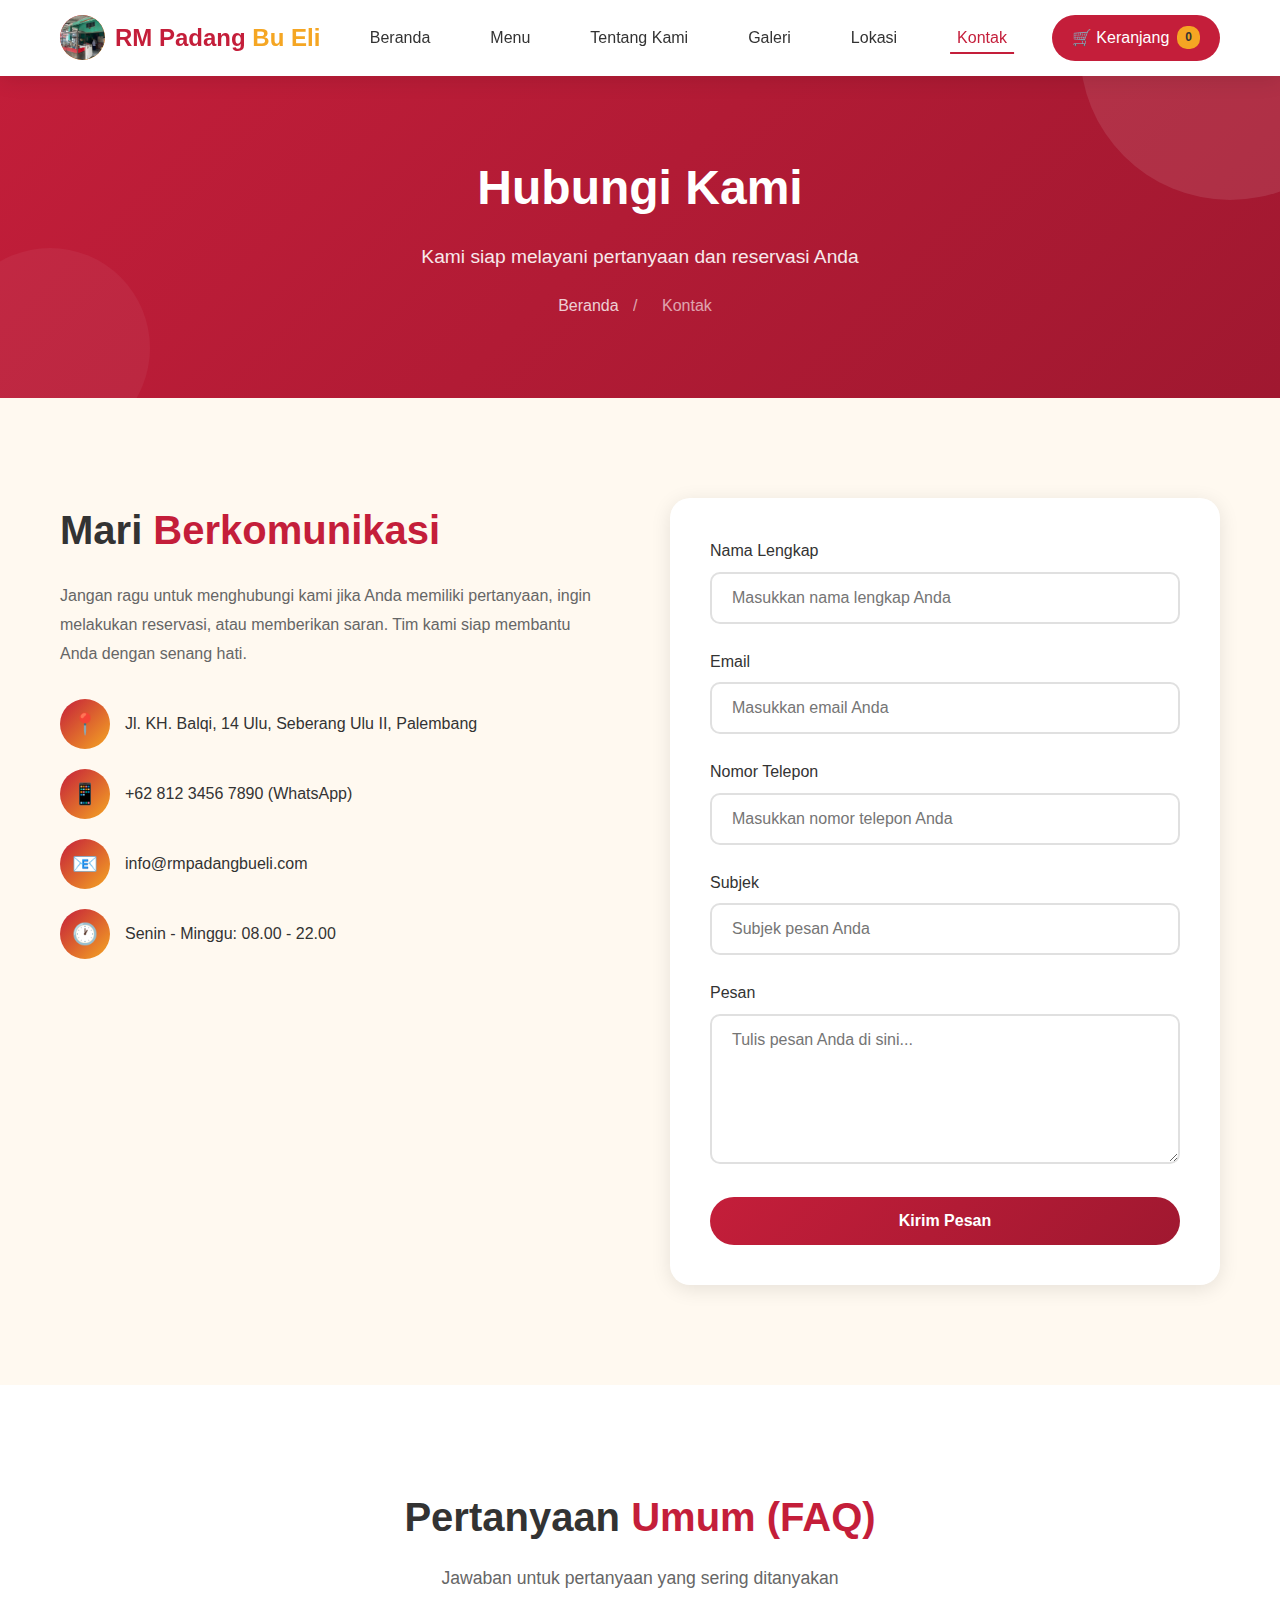
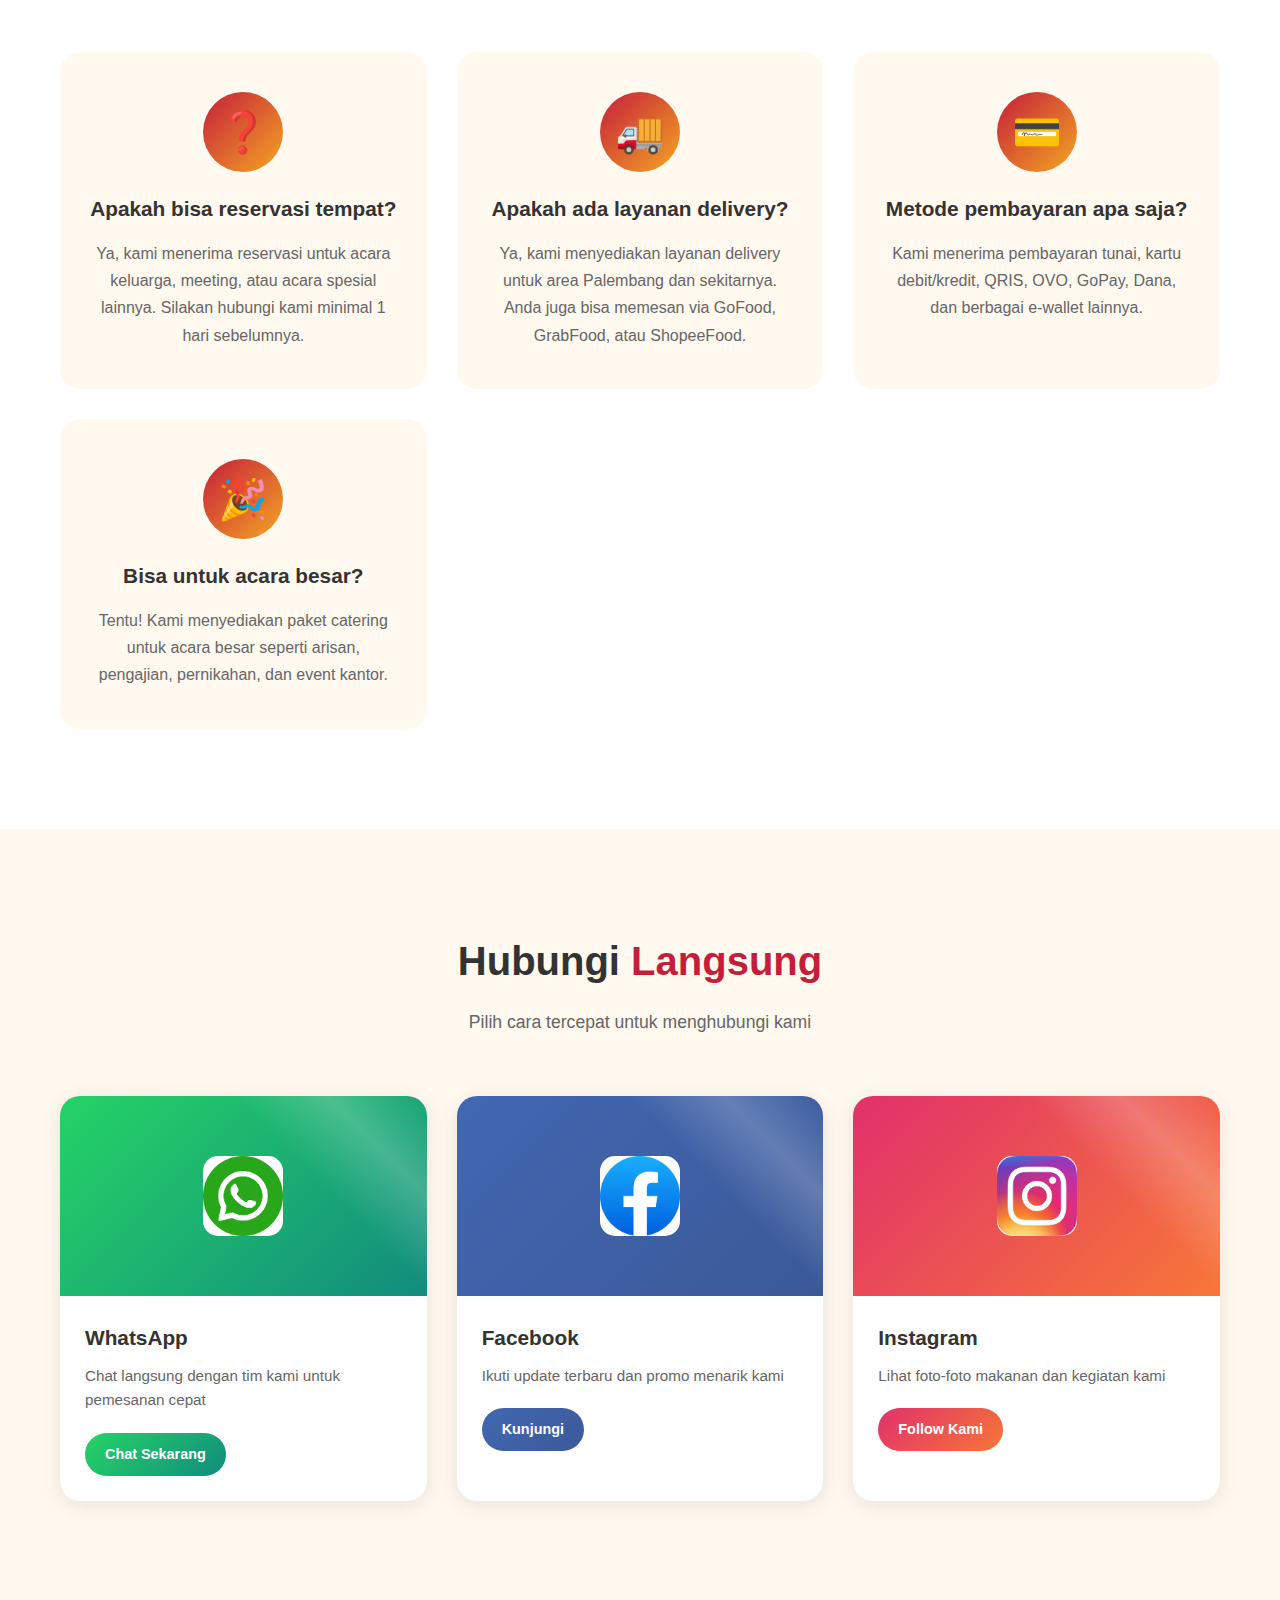
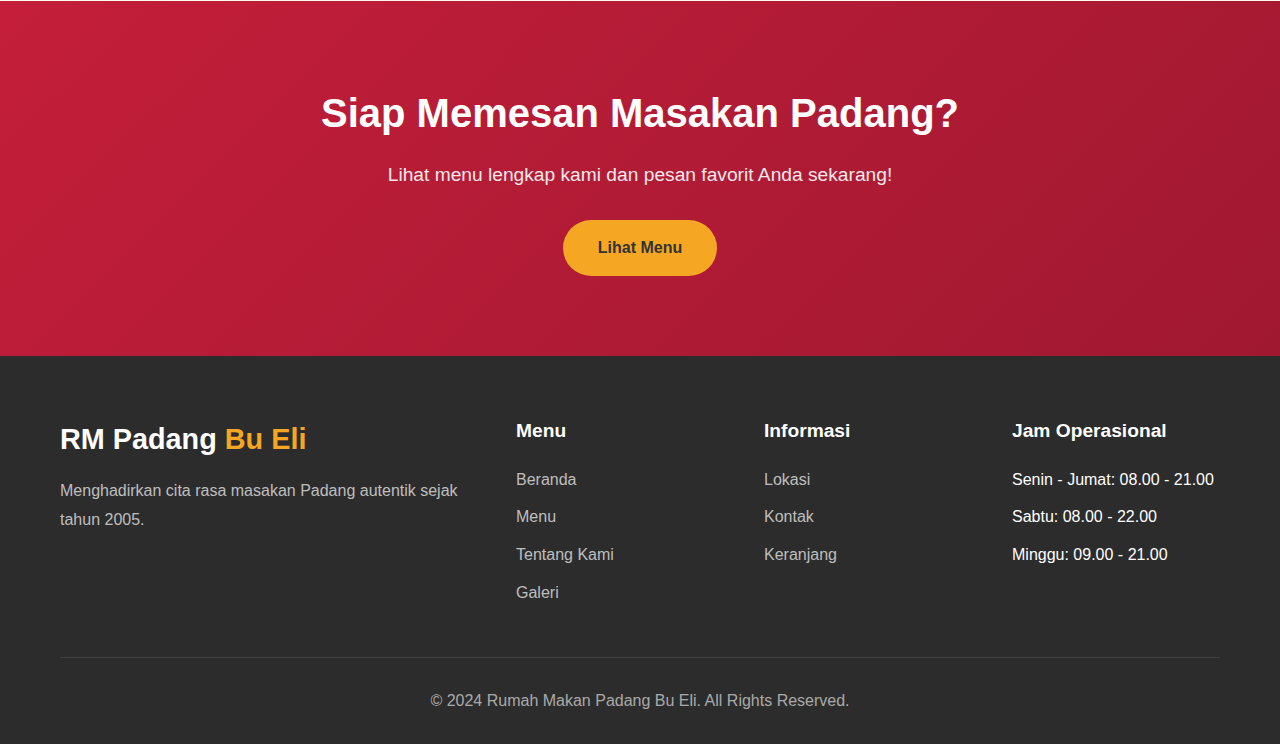
<file: kontak.html>
<!DOCTYPE html>
<html lang="id">
<head>
    <meta charset="UTF-8">
    <meta name="viewport" content="width=device-width, initial-scale=1.0">
    <meta name="description" content="Hubungi Rumah Makan Padang Bu Eli - Reservasi, Pertanyaan, dan Saran">
    <title>Kontak - Rumah Makan Padang Bu Eli</title>
    <link rel="stylesheet" href="css/style.css">
</head>
<body>
    <!-- Header -->
    <header>
        <div class="nav-container">
            <a href="index.html" class="logo">
                <div class="logo-icon"><img src="images/foto-depan.jpg" alt="Logo RM Padang Bu Eli"></div>
                <h1>RM Padang <span>Bu Eli</span></h1>
            </a>
            <nav>
                <ul id="nav-menu">
                    <li><a href="index.html">Beranda</a></li>
                    <li><a href="menu.html">Menu</a></li>
                    <li><a href="tentang.html">Tentang Kami</a></li>
                    <li><a href="galeri.html">Galeri</a></li>
                    <li><a href="lokasi.html">Lokasi</a></li>
                    <li><a href="kontak.html" class="active">Kontak</a></li>
                    <li><a href="keranjang.html" class="cart-link">🛒 Keranjang <span class="cart-badge">0</span></a></li>
                </ul>
                <div class="menu-toggle">
                    <span></span>
                    <span></span>
                    <span></span>
                </div>
            </nav>
        </div>
    </header>

    <!-- Page Banner -->
    <section class="page-banner">
        <div class="container">
            <h1>Hubungi Kami</h1>
            <p>Kami siap melayani pertanyaan dan reservasi Anda</p>
            <div class="breadcrumb">
                <a href="index.html">Beranda</a>
                <span>/</span>
                <span>Kontak</span>
            </div>
        </div>
    </section>

    <!-- Contact Section -->
    <section class="contact-section">
        <div class="container">
            <div class="contact-content">
                <div class="contact-info">
                    <h2>Mari <span>Berkomunikasi</span></h2>
                    <p>Jangan ragu untuk menghubungi kami jika Anda memiliki pertanyaan, ingin melakukan reservasi, atau memberikan saran. Tim kami siap membantu Anda dengan senang hati.</p>
                    
                    <div class="contact-details">
                        <div class="contact-item">
                            <span>📍</span>
                            <p>Jl. KH. Balqi, 14 Ulu, Seberang Ulu II, Palembang</p>
                        </div>
                        <div class="contact-item">
                            <span>📱</span>
                            <p>+62 812 3456 7890 (WhatsApp)</p>
                        </div>
                        <div class="contact-item">
                            <span>📧</span>
                            <p>info@rmpadangbueli.com</p>
                        </div>
                        <div class="contact-item">
                            <span>🕐</span>
                            <p>Senin - Minggu: 08.00 - 22.00</p>
                        </div>
                    </div>

                    <!-- <h4 style="margin-bottom: 15px; color: var(--text-dark);">Ikuti Kami</h4>
                    <div class="social-links">
                        <a href="#" class="social-link">📘</a>
                        <a href="#" class="social-link">📸</a>
                        <a href="#" class="social-link">🐦</a>
                        <a href="#" class="social-link">▶️</a>
                    </div> -->
                </div>

                <div class="contact-form-container">
                    <form class="contact-form" action="#" method="POST">
                        <div class="form-group">
                            <label for="name">Nama Lengkap</label>
                            <input type="text" id="name" name="name" placeholder="Masukkan nama lengkap Anda" required>
                        </div>
                        <div class="form-group">
                            <label for="email">Email</label>
                            <input type="email" id="email" name="email" placeholder="Masukkan email Anda" required>
                        </div>
                        <div class="form-group">
                            <label for="phone">Nomor Telepon</label>
                            <input type="tel" id="phone" name="phone" placeholder="Masukkan nomor telepon Anda">
                        </div>
                        <div class="form-group">
                            <label for="subject">Subjek</label>
                            <input type="text" id="subject" name="subject" placeholder="Subjek pesan Anda" required>
                        </div>
                        <div class="form-group">
                            <label for="message">Pesan</label>
                            <textarea id="message" name="message" placeholder="Tulis pesan Anda di sini..." required></textarea>
                        </div>
                        <button type="submit" class="btn-submit">Kirim Pesan</button>
                    </form>
                </div>
            </div>
        </div>
    </section>

    <!-- FAQ Section -->
    <section class="features">
        <div class="container">
            <div class="section-header">
                <h2>Pertanyaan <span>Umum (FAQ)</span></h2>
                <p>Jawaban untuk pertanyaan yang sering ditanyakan</p>
            </div>
            <div class="features-grid">
                <div class="feature-card">
                    <div class="feature-icon">❓</div>
                    <h3>Apakah bisa reservasi tempat?</h3>
                    <p>Ya, kami menerima reservasi untuk acara keluarga, meeting, atau acara spesial lainnya. Silakan hubungi kami minimal 1 hari sebelumnya.</p>
                </div>
                <div class="feature-card">
                    <div class="feature-icon">🚚</div>
                    <h3>Apakah ada layanan delivery?</h3>
                    <p>Ya, kami menyediakan layanan delivery untuk area Palembang dan sekitarnya. Anda juga bisa memesan via GoFood, GrabFood, atau ShopeeFood.</p>
                </div>
                <div class="feature-card">
                    <div class="feature-icon">💳</div>
                    <h3>Metode pembayaran apa saja?</h3>
                    <p>Kami menerima pembayaran tunai, kartu debit/kredit, QRIS, OVO, GoPay, Dana, dan berbagai e-wallet lainnya.</p>
                </div>
                <div class="feature-card">
                    <div class="feature-icon">🎉</div>
                    <h3>Bisa untuk acara besar?</h3>
                    <p>Tentu! Kami menyediakan paket catering untuk acara besar seperti arisan, pengajian, pernikahan, dan event kantor.</p>
                </div>
            </div>
        </div>
    </section>

    <!-- Quick Contact Section -->
    <section class="menu-section">
        <div class="container">
            <div class="section-header">
                <h2>Hubungi <span>Langsung</span></h2>
                <p>Pilih cara tercepat untuk menghubungi kami</p>
            </div>
            <div class="menu-grid">
                <div class="menu-card">
                    <div class="menu-image logo-box" style="background: linear-gradient(135deg, #25D366, #128C7E);">
                        <img src="images/wa-logo.png" alt="WhatsApp">
                    </div>
                    <div class="menu-info">
                        <h3>WhatsApp</h3>
                        <p>Chat langsung dengan tim kami untuk pemesanan cepat</p>
                        <div class="menu-footer">
                            <a href="#" class="btn-add-cart" style="background: linear-gradient(135deg, #25D366, #128C7E);">Chat Sekarang</a>
                        </div>
                    </div>
                </div>
                <div class="menu-card">
                    <div class="menu-image logo-box" style="background: linear-gradient(135deg, #4267B2, #3b5998);">
                        <img src="images/facebook-logo.jpeg" alt="Facebook">
                    </div>
                    <div class="menu-info">
                        <h3>Facebook</h3>
                        <p>Ikuti update terbaru dan promo menarik kami</p>
                        <div class="menu-footer">
                            <a href="#" class="btn-add-cart" style="background: linear-gradient(135deg, #4267B2, #3b5998);">Kunjungi</a>
                        </div>
                    </div>
                </div>
                <div class="menu-card">
                    <div class="menu-image logo-box" style="background: linear-gradient(135deg, #E1306C, #F77737);">
                        <img src="images/instagram-logo.jpeg" alt="Instagram">
                    </div>
                    <div class="menu-info">
                        <h3>Instagram</h3>
                        <p>Lihat foto-foto makanan dan kegiatan kami</p>
                        <div class="menu-footer">
                            <a href="#" class="btn-add-cart" style="background: linear-gradient(135deg, #E1306C, #F77737);">Follow Kami</a>
                        </div>
                    </div>
                </div>
            </div>
        </div>
    </section>

    <!-- CTA Section -->
    <section class="cta-section">
        <div class="container">
            <h2>Siap Memesan Masakan Padang?</h2>
            <p>Lihat menu lengkap kami dan pesan favorit Anda sekarang!</p>
            <a href="menu.html" class="btn">Lihat Menu</a>
        </div>
    </section>

    <!-- Footer -->
    <footer>
        <div class="container">
            <div class="footer-content">
                <div class="footer-brand">
                    <h3>RM Padang <span>Bu Eli</span></h3>
                    <p>Menghadirkan cita rasa masakan Padang autentik sejak tahun 2005.</p>
                </div>
                <div class="footer-links">
                    <h4>Menu</h4>
                    <ul>
                        <li><a href="index.html">Beranda</a></li>
                        <li><a href="menu.html">Menu</a></li>
                        <li><a href="tentang.html">Tentang Kami</a></li>
                        <li><a href="galeri.html">Galeri</a></li>
                    </ul>
                </div>
                <div class="footer-links">
                    <h4>Informasi</h4>
                    <ul>
                        <li><a href="lokasi.html">Lokasi</a></li>
                        <li><a href="kontak.html">Kontak</a></li>
                        <li><a href="keranjang.html">Keranjang</a></li>
                    </ul>
                </div>
                <div class="footer-links">
                    <h4>Jam Operasional</h4>
                    <ul>
                        <li>Senin - Jumat: 08.00 - 21.00</li>
                        <li>Sabtu: 08.00 - 22.00</li>
                        <li>Minggu: 09.00 - 21.00</li>
                    </ul>
                </div>
            </div>
            <div class="footer-bottom">
                <p>&copy; 2024 Rumah Makan Padang Bu Eli. All Rights Reserved.</p>
            </div>
        </div>
    </footer>
</body>
</html>
</file>
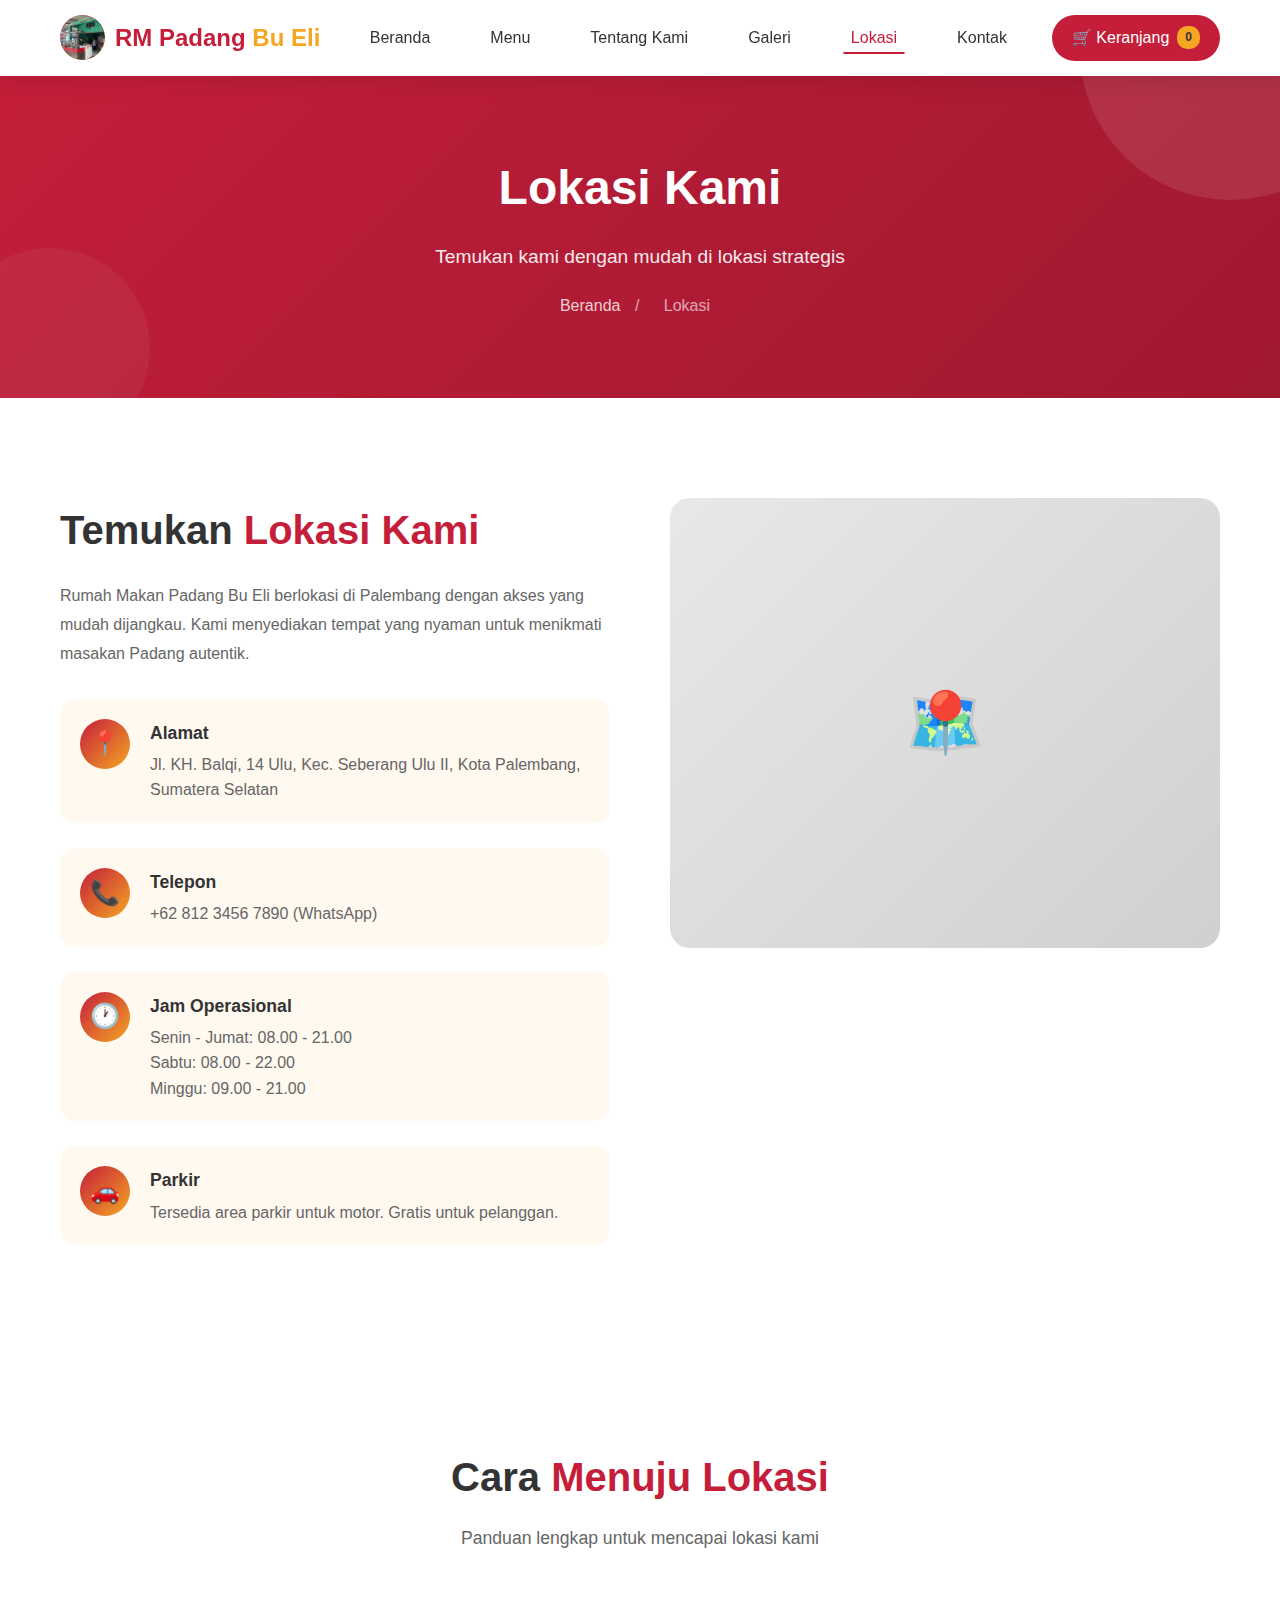
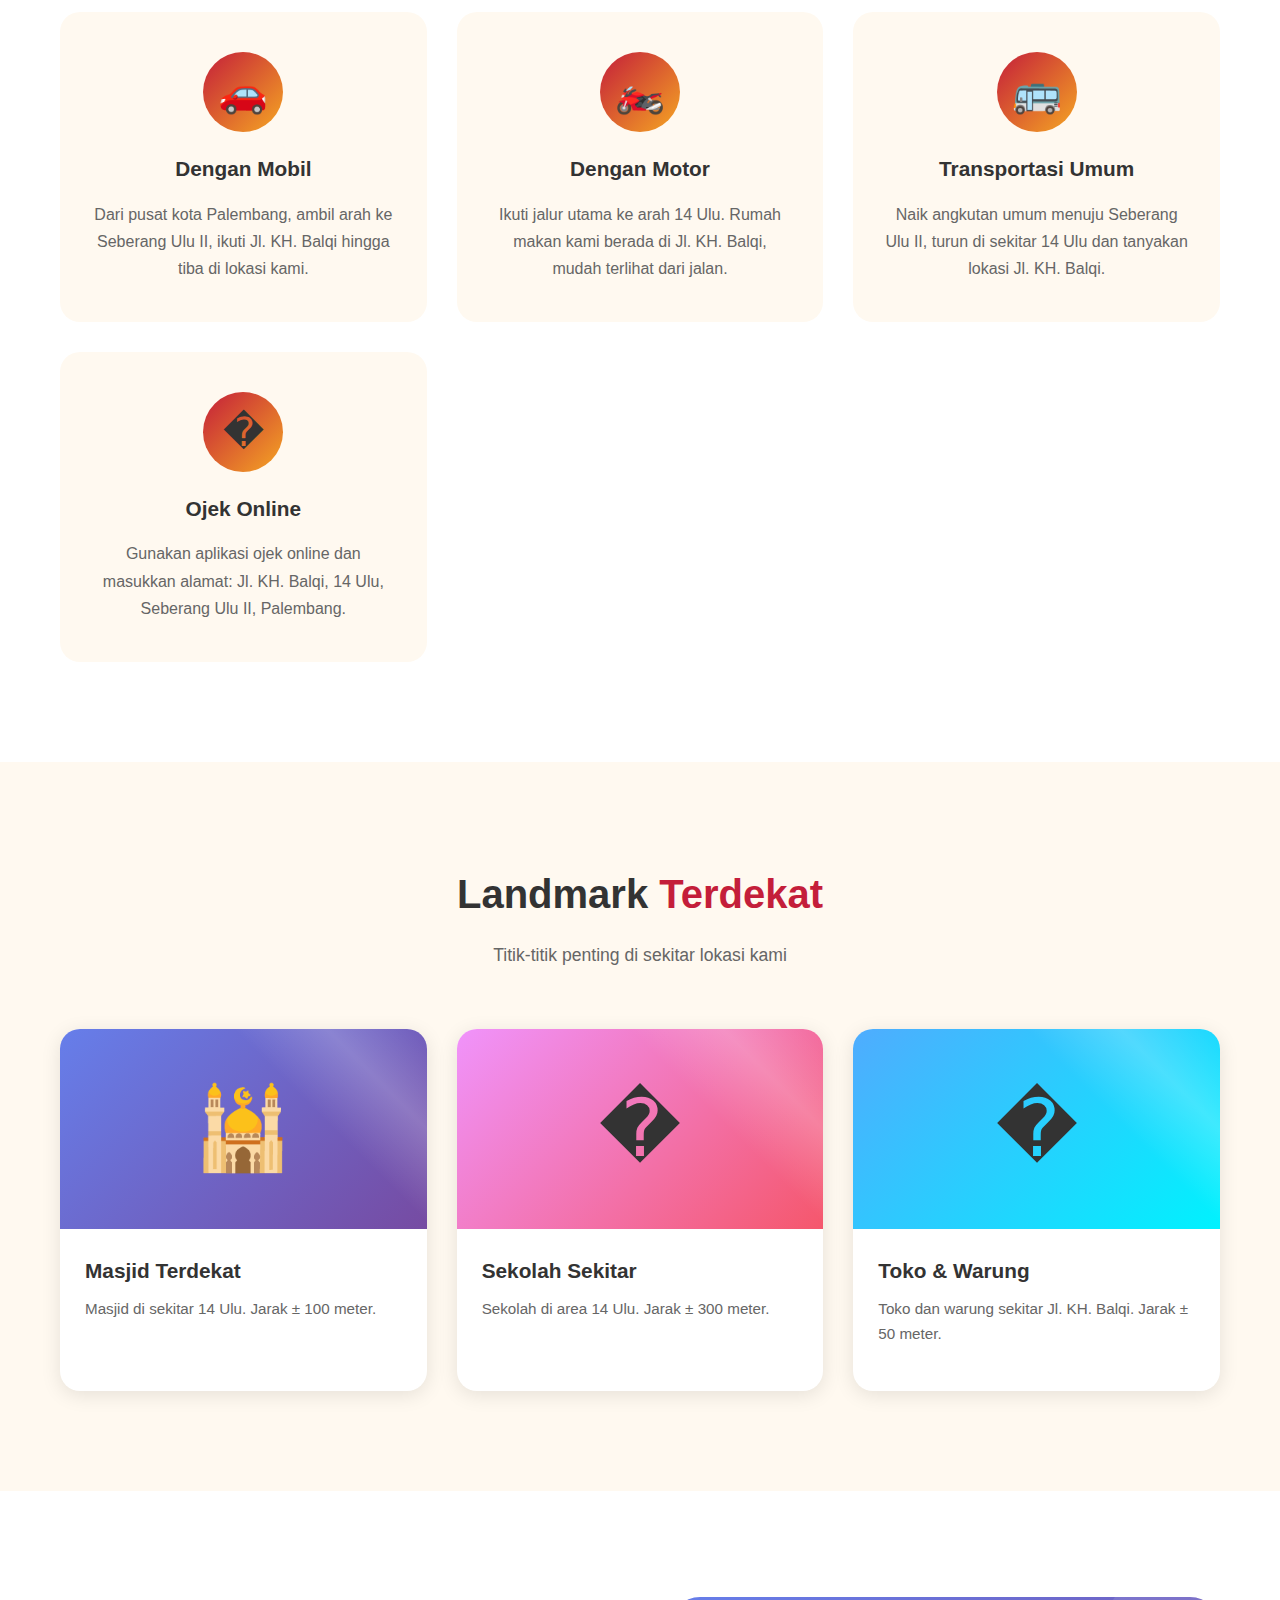
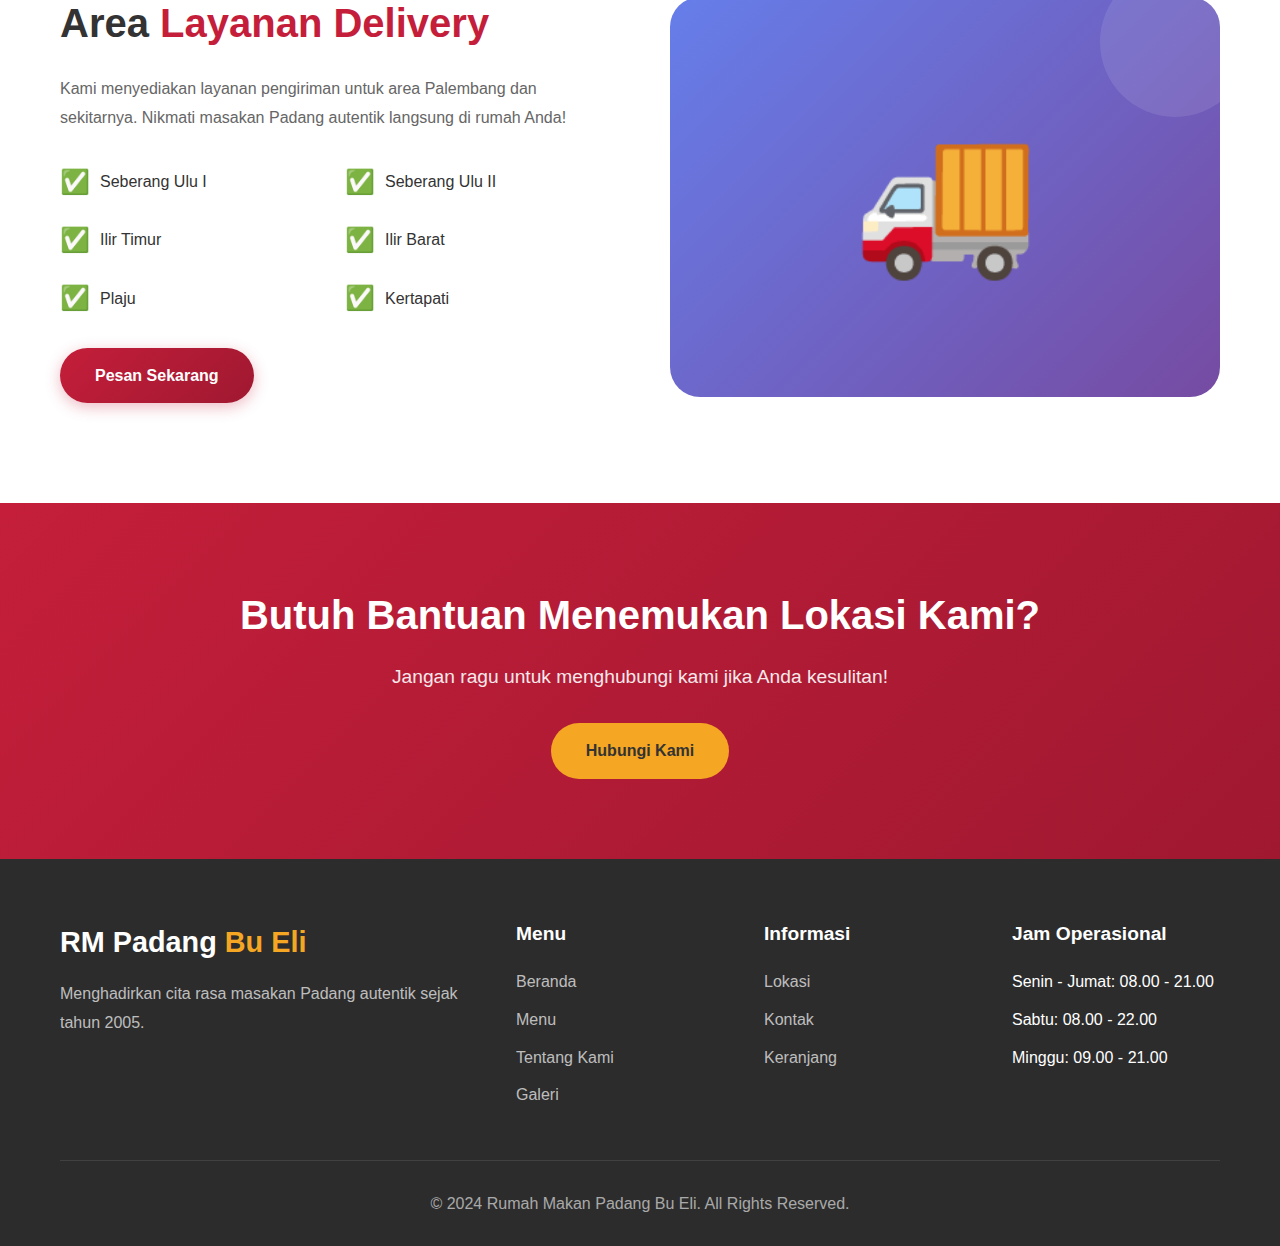
<file: lokasi.html>
<!DOCTYPE html>
<html lang="id">
<head>
    <meta charset="UTF-8">
    <meta name="viewport" content="width=device-width, initial-scale=1.0">
    <meta name="description" content="Lokasi dan alamat Rumah Makan Padang Bu Eli - Temukan kami dengan mudah">
    <title>Lokasi - Rumah Makan Padang Bu Eli</title>
    <link rel="stylesheet" href="css/style.css">
</head>
<body>
    <!-- Header -->
    <header>
        <div class="nav-container">
            <a href="index.html" class="logo">
                <div class="logo-icon"><img src="images/foto-depan.jpg" alt="Logo RM Padang Bu Eli"></div>
                <h1>RM Padang <span>Bu Eli</span></h1>
            </a>
            <nav>
                <ul id="nav-menu">
                    <li><a href="index.html">Beranda</a></li>
                    <li><a href="menu.html">Menu</a></li>
                    <li><a href="tentang.html">Tentang Kami</a></li>
                    <li><a href="galeri.html">Galeri</a></li>
                    <li><a href="lokasi.html" class="active">Lokasi</a></li>
                    <li><a href="kontak.html">Kontak</a></li>
                    <li><a href="keranjang.html" class="cart-link">🛒 Keranjang <span class="cart-badge">0</span></a></li>
                </ul>
                <div class="menu-toggle">
                    <span></span>
                    <span></span>
                    <span></span>
                </div>
            </nav>
        </div>
    </header>

    <!-- Page Banner -->
    <section class="page-banner">
        <div class="container">
            <h1>Lokasi Kami</h1>
            <p>Temukan kami dengan mudah di lokasi strategis</p>
            <div class="breadcrumb">
                <a href="index.html">Beranda</a>
                <span>/</span>
                <span>Lokasi</span>
            </div>
        </div>
    </section>

    <!-- Location Section -->
    <section class="location-section">
        <div class="container">
            <div class="location-content">
                <div class="location-info">
                    <h2>Temukan <span>Lokasi Kami</span></h2>
                    <p>Rumah Makan Padang Bu Eli berlokasi di Palembang dengan akses yang mudah dijangkau. Kami menyediakan tempat yang nyaman untuk menikmati masakan Padang autentik.</p>
                    
                    <div class="location-details">
                        <div class="location-item">
                            <div class="location-icon">📍</div>
                            <div class="location-text">
                                <h4>Alamat</h4>
                                <p>Jl. KH. Balqi, 14 Ulu, Kec. Seberang Ulu II, Kota Palembang, Sumatera Selatan</p>
                            </div>
                        </div>
                        <div class="location-item">
                            <div class="location-icon">📞</div>
                            <div class="location-text">
                                <h4>Telepon</h4>
                                <p>+62 812 3456 7890 (WhatsApp)</p>
                            </div>
                        </div>
                        <div class="location-item">
                            <div class="location-icon">🕐</div>
                            <div class="location-text">
                                <h4>Jam Operasional</h4>
                                <p>Senin - Jumat: 08.00 - 21.00<br>Sabtu: 08.00 - 22.00<br>Minggu: 09.00 - 21.00</p>
                            </div>
                        </div>
                        <div class="location-item">
                            <div class="location-icon">🚗</div>
                            <div class="location-text">
                                <h4>Parkir</h4>
                                <p>Tersedia area parkir untuk motor. Gratis untuk pelanggan.</p>
                            </div>
                        </div>
                    </div>
                </div>
                <div class="location-map">
                    <div class="map-container">
                        🗺️
                    </div>
                </div>
            </div>
        </div>
    </section>

    <!-- Directions Section -->
    <section class="features">
        <div class="container">
            <div class="section-header">
                <h2>Cara <span>Menuju Lokasi</span></h2>
                <p>Panduan lengkap untuk mencapai lokasi kami</p>
            </div>
            <div class="features-grid">
                <div class="feature-card">
                    <div class="feature-icon">🚗</div>
                    <h3>Dengan Mobil</h3>
                    <p>Dari pusat kota Palembang, ambil arah ke Seberang Ulu II, ikuti Jl. KH. Balqi hingga tiba di lokasi kami.</p>
                </div>
                <div class="feature-card">
                    <div class="feature-icon">🏍️</div>
                    <h3>Dengan Motor</h3>
                    <p>Ikuti jalur utama ke arah 14 Ulu. Rumah makan kami berada di Jl. KH. Balqi, mudah terlihat dari jalan.</p>
                </div>
                <div class="feature-card">
                    <div class="feature-icon">🚌</div>
                    <h3>Transportasi Umum</h3>
                    <p>Naik angkutan umum menuju Seberang Ulu II, turun di sekitar 14 Ulu dan tanyakan lokasi Jl. KH. Balqi.</p>
                </div>
                <div class="feature-card">
                    <div class="feature-icon">�</div>
                    <h3>Ojek Online</h3>
                    <p>Gunakan aplikasi ojek online dan masukkan alamat: Jl. KH. Balqi, 14 Ulu, Seberang Ulu II, Palembang.</p>
                </div>
            </div>
        </div>
    </section>

    <!-- Landmark Section -->
    <section class="menu-section">
        <div class="container">
            <div class="section-header">
                <h2>Landmark <span>Terdekat</span></h2>
                <p>Titik-titik penting di sekitar lokasi kami</p>
            </div>
            <div class="menu-grid">
                <div class="menu-card">
                    <div class="menu-image" style="background: linear-gradient(135deg, #667eea, #764ba2);">
                        🕌
                    </div>
                    <div class="menu-info">
                        <h3>Masjid Terdekat</h3>
                        <p>Masjid di sekitar 14 Ulu. Jarak ± 100 meter.</p>
                    </div>
                </div>
                <div class="menu-card">
                    <div class="menu-image" style="background: linear-gradient(135deg, #f093fb, #f5576c);">
                        �
                    </div>
                    <div class="menu-info">
                        <h3>Sekolah Sekitar</h3>
                        <p>Sekolah di area 14 Ulu. Jarak ± 300 meter.</p>
                    </div>
                </div>
                <div class="menu-card">
                    <div class="menu-image" style="background: linear-gradient(135deg, #4facfe, #00f2fe);">
                        �
                    </div>
                    <div class="menu-info">
                        <h3>Toko & Warung</h3>
                        <p>Toko dan warung sekitar Jl. KH. Balqi. Jarak ± 50 meter.</p>
                    </div>
                </div>
            </div>
        </div>
    </section>

    <!-- Area Layanan -->
    <section class="about-section">
        <div class="container">
            <div class="about-content">
                <div class="about-text">
                    <h2>Area <span>Layanan Delivery</span></h2>
                    <p>Kami menyediakan layanan pengiriman untuk area Palembang dan sekitarnya. Nikmati masakan Padang autentik langsung di rumah Anda!</p>
                    <div class="about-features">
                        <div class="about-feature-item">
                            <span>✅</span>
                            <p>Seberang Ulu I</p>
                        </div>
                        <div class="about-feature-item">
                            <span>✅</span>
                            <p>Seberang Ulu II</p>
                        </div>
                        <div class="about-feature-item">
                            <span>✅</span>
                            <p>Ilir Timur</p>
                        </div>
                        <div class="about-feature-item">
                            <span>✅</span>
                            <p>Ilir Barat</p>
                        </div>
                        <div class="about-feature-item">
                            <span>✅</span>
                            <p>Plaju</p>
                        </div>
                        <div class="about-feature-item">
                            <span>✅</span>
                            <p>Kertapati</p>
                        </div>
                    </div>
                    <a href="menu.html" class="btn btn-primary">Pesan Sekarang</a>
                </div>
                <div class="about-image">
                    <div class="about-image-container" style="background: linear-gradient(135deg, #667eea, #764ba2);">🚚</div>
                </div>
            </div>
        </div>
    </section>

    <!-- CTA Section -->
    <section class="cta-section">
        <div class="container">
            <h2>Butuh Bantuan Menemukan Lokasi Kami?</h2>
            <p>Jangan ragu untuk menghubungi kami jika Anda kesulitan!</p>
            <a href="kontak.html" class="btn">Hubungi Kami</a>
        </div>
    </section>

    <!-- Footer -->
    <footer>
        <div class="container">
            <div class="footer-content">
                <div class="footer-brand">
                    <h3>RM Padang <span>Bu Eli</span></h3>
                    <p>Menghadirkan cita rasa masakan Padang autentik sejak tahun 2005.</p>
                </div>
                <div class="footer-links">
                    <h4>Menu</h4>
                    <ul>
                        <li><a href="index.html">Beranda</a></li>
                        <li><a href="menu.html">Menu</a></li>
                        <li><a href="tentang.html">Tentang Kami</a></li>
                        <li><a href="galeri.html">Galeri</a></li>
                    </ul>
                </div>
                <div class="footer-links">
                    <h4>Informasi</h4>
                    <ul>
                        <li><a href="lokasi.html">Lokasi</a></li>
                        <li><a href="kontak.html">Kontak</a></li>
                        <li><a href="keranjang.html">Keranjang</a></li>
                    </ul>
                </div>
                <div class="footer-links">
                    <h4>Jam Operasional</h4>
                    <ul>
                        <li>Senin - Jumat: 08.00 - 21.00</li>
                        <li>Sabtu: 08.00 - 22.00</li>
                        <li>Minggu: 09.00 - 21.00</li>
                    </ul>
                </div>
            </div>
            <div class="footer-bottom">
                <p>&copy; 2024 Rumah Makan Padang Bu Eli. All Rights Reserved.</p>
            </div>
        </div>
    </footer>
</body>
</html>
</file>
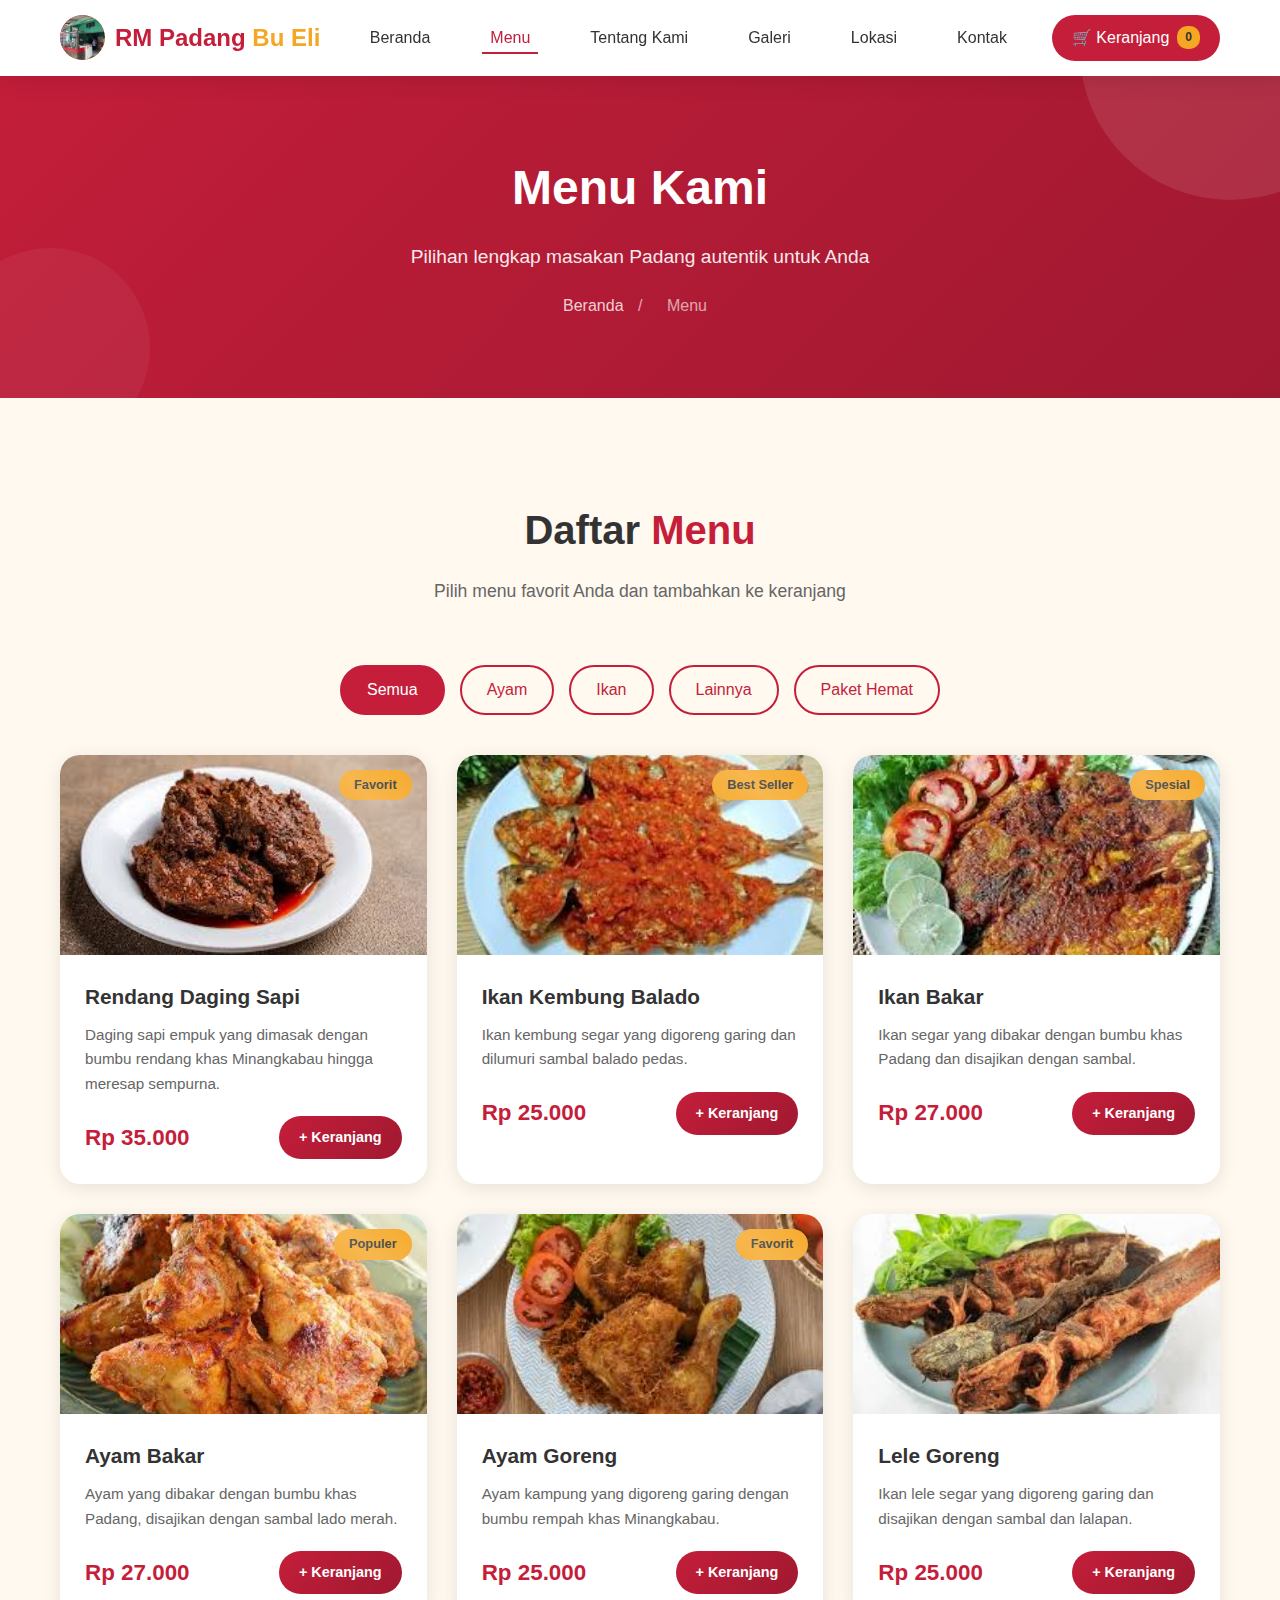
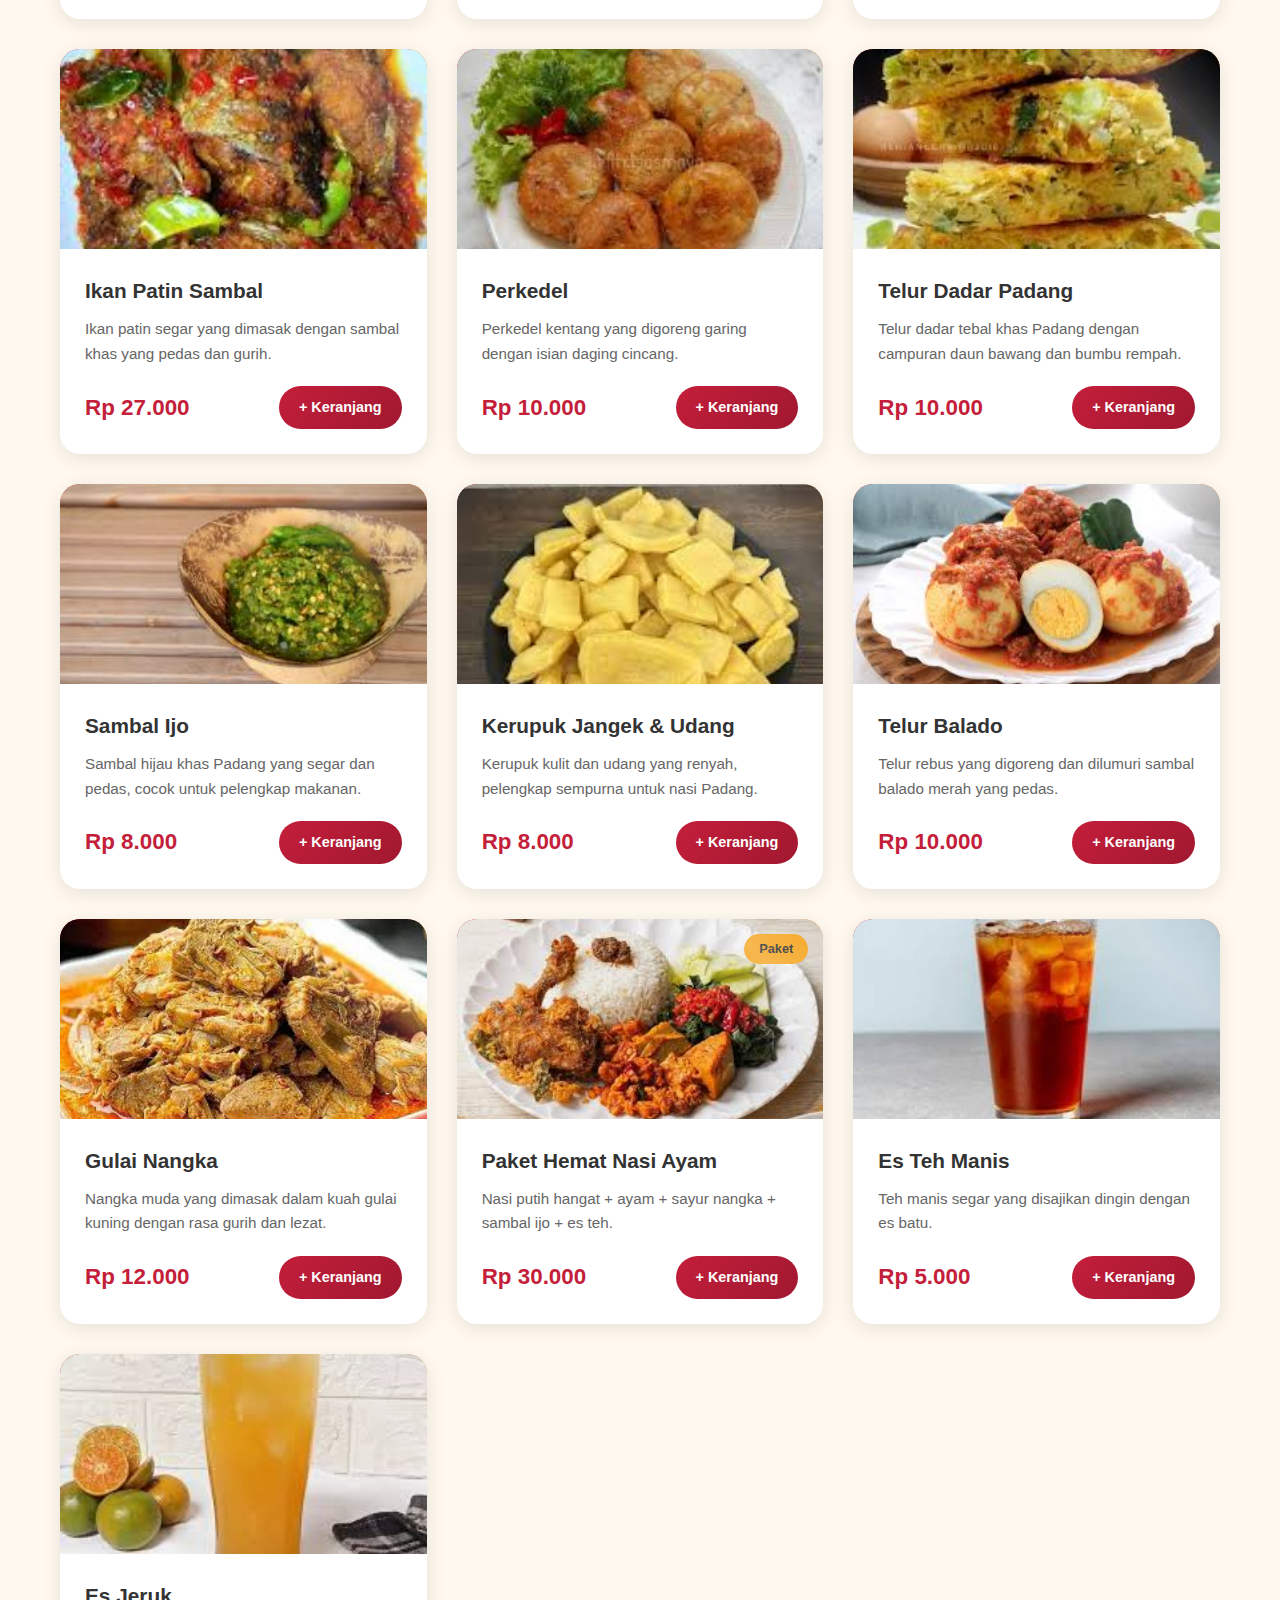
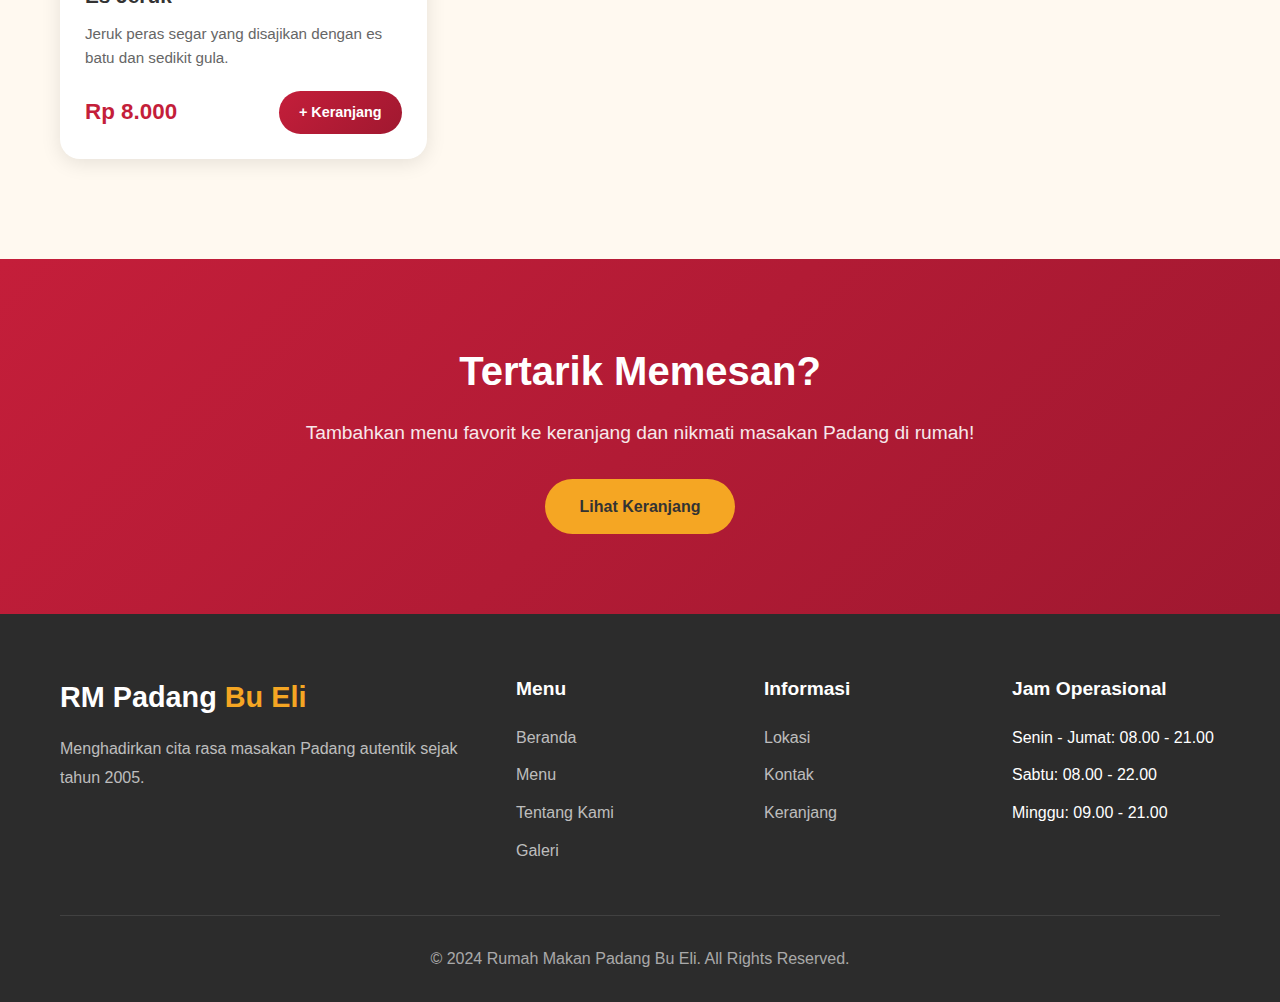
<file: menu.html>
<!DOCTYPE html>
<html lang="id">
<head>
    <meta charset="UTF-8">
    <meta name="viewport" content="width=device-width, initial-scale=1.0">
    <meta name="description" content="Menu lengkap masakan Padang autentik dari Rumah Makan Padang Bu Eli">
    <title>Menu - Rumah Makan Padang Bu Eli</title>
    <link rel="stylesheet" href="css/style.css">
</head>
<body>
    <!-- Header -->
    <header>
        <div class="nav-container">
            <a href="index.html" class="logo">
                <div class="logo-icon"><img src="images/foto-depan.jpg" alt="Logo RM Padang Bu Eli"></div>
                <h1>RM Padang <span>Bu Eli</span></h1>
            </a>
            <nav>
                <ul id="nav-menu">
                    <li><a href="index.html">Beranda</a></li>
                    <li><a href="menu.html" class="active">Menu</a></li>
                    <li><a href="tentang.html">Tentang Kami</a></li>
                    <li><a href="galeri.html">Galeri</a></li>
                    <li><a href="lokasi.html">Lokasi</a></li>
                    <li><a href="kontak.html">Kontak</a></li>
                    <li><a href="keranjang.html" class="cart-link">🛒 Keranjang <span class="cart-badge">0</span></a></li>
                </ul>
                <div class="menu-toggle">
                    <span></span>
                    <span></span>
                    <span></span>
                </div>
            </nav>
        </div>
    </header>

    <!-- Page Banner -->
    <section class="page-banner">
        <div class="container">
            <h1>Menu Kami</h1>
            <p>Pilihan lengkap masakan Padang autentik untuk Anda</p>
            <div class="breadcrumb">
                <a href="index.html">Beranda</a>
                <span>/</span>
                <span>Menu</span>
            </div>
        </div>
    </section>

    <!-- Menu Section -->
    <section class="menu-section">
        <div class="container">
            <div class="section-header">
                <h2>Daftar <span>Menu</span></h2>
                <p>Pilih menu favorit Anda dan tambahkan ke keranjang</p>
            </div>

            <!-- Menu Filters -->
            <div class="menu-filters">
                <a href="#semua" class="filter-btn active">Semua</a>
                <a href="#ayam" class="filter-btn">Ayam</a>
                <a href="#ikan" class="filter-btn">Ikan</a>
                <a href="#lainnya" class="filter-btn">Lainnya</a>
                <a href="#paket" class="filter-btn">Paket Hemat</a>
            </div>

            <!-- Menu Grid -->
            <div class="menu-grid">
                <!-- Menu Item 1 -->
                <div class="menu-card">
                    <div class="menu-image">
                        <img src="images/rendang-daging-sapi.jpeg" alt="Rendang Daging Sapi">
                        <span class="menu-tag">Favorit</span>
                    </div>
                    <div class="menu-info">
                        <h3>Rendang Daging Sapi</h3>
                        <p>Daging sapi empuk yang dimasak dengan bumbu rendang khas Minangkabau hingga meresap sempurna.</p>
                        <div class="menu-footer">
                            <span class="menu-price">Rp 35.000</span>
                            <a href="keranjang.html" class="btn-add-cart">+ Keranjang</a>
                        </div>
                    </div>
                </div>

                <!-- Menu Item 2 -->
                <div class="menu-card">
                    <div class="menu-image">
                        <img src="images/ikan-kembung-balado.jpeg" alt="Ikan Kembung Balado">
                        <span class="menu-tag">Best Seller</span>
                    </div>
                    <div class="menu-info">
                        <h3>Ikan Kembung Balado</h3>
                        <p>Ikan kembung segar yang digoreng garing dan dilumuri sambal balado pedas.</p>
                        <div class="menu-footer">
                            <span class="menu-price">Rp 25.000</span>
                            <a href="keranjang.html" class="btn-add-cart">+ Keranjang</a>
                        </div>
                    </div>
                </div>

                <!-- Menu Item 3 -->
                <div class="menu-card">
                    <div class="menu-image">
                        <img src="images/ikan-bakar-padang.jpeg" alt="Ikan Bakar">
                        <span class="menu-tag">Spesial</span>
                    </div>
                    <div class="menu-info">
                        <h3>Ikan Bakar</h3>
                        <p>Ikan segar yang dibakar dengan bumbu khas Padang dan disajikan dengan sambal.</p>
                        <div class="menu-footer">
                            <span class="menu-price">Rp 27.000</span>
                            <a href="keranjang.html" class="btn-add-cart">+ Keranjang</a>
                        </div>
                    </div>
                </div>

                <!-- Menu Item 4 -->
                <div class="menu-card">
                    <div class="menu-image">
                        <img src="images/ayam-bakar-padang.jpeg" alt="Ayam Bakar">
                        <span class="menu-tag">Populer</span>
                    </div>
                    <div class="menu-info">
                        <h3>Ayam Bakar</h3>
                        <p>Ayam yang dibakar dengan bumbu khas Padang, disajikan dengan sambal lado merah.</p>
                        <div class="menu-footer">
                            <span class="menu-price">Rp 27.000</span>
                            <a href="keranjang.html" class="btn-add-cart">+ Keranjang</a>
                        </div>
                    </div>
                </div>

                <!-- Menu Item 5 -->
                <div class="menu-card">
                    <div class="menu-image">
                        <img src="images/ayam-goreng.jpeg" alt="Ayam Goreng">
                        <span class="menu-tag">Favorit</span>
                    </div>
                    <div class="menu-info">
                        <h3>Ayam Goreng</h3>
                        <p>Ayam kampung yang digoreng garing dengan bumbu rempah khas Minangkabau.</p>
                        <div class="menu-footer">
                            <span class="menu-price">Rp 25.000</span>
                            <a href="keranjang.html" class="btn-add-cart">+ Keranjang</a>
                        </div>
                    </div>
                </div>

                <!-- Menu Item 6 -->
                <div class="menu-card">
                    <div class="menu-image">
                        <img src="images/lele-goreng.jpeg" alt="Lele Goreng">
                    </div>
                    <div class="menu-info">
                        <h3>Lele Goreng</h3>
                        <p>Ikan lele segar yang digoreng garing dan disajikan dengan sambal dan lalapan.</p>
                        <div class="menu-footer">
                            <span class="menu-price">Rp 25.000</span>
                            <a href="keranjang.html" class="btn-add-cart">+ Keranjang</a>
                        </div>
                    </div>
                </div>

                <!-- Menu Item 7 -->
                <div class="menu-card">
                    <div class="menu-image">
                        <img src="images/ikan-patin-sambal.jpeg" alt="Ikan Patin Sambal">
                    </div>
                    <div class="menu-info">
                        <h3>Ikan Patin Sambal</h3>
                        <p>Ikan patin segar yang dimasak dengan sambal khas yang pedas dan gurih.</p>
                        <div class="menu-footer">
                            <span class="menu-price">Rp 27.000</span>
                            <a href="keranjang.html" class="btn-add-cart">+ Keranjang</a>
                        </div>
                    </div>
                </div>

                <!-- Menu Item 8 -->
                <div class="menu-card">
                    <div class="menu-image">
                        <img src="images/perkedel.jpeg" alt="Perkedel">
                    </div>
                    <div class="menu-info">
                        <h3>Perkedel</h3>
                        <p>Perkedel kentang yang digoreng garing dengan isian daging cincang.</p>
                        <div class="menu-footer">
                            <span class="menu-price">Rp 10.000</span>
                            <a href="keranjang.html" class="btn-add-cart">+ Keranjang</a>
                        </div>
                    </div>
                </div>

                <!-- Menu Item 9 -->
                <div class="menu-card">
                    <div class="menu-image">
                        <img src="images/telur-dadar-padang.jpeg" alt="Telur Dadar Padang">
                    </div>
                    <div class="menu-info">
                        <h3>Telur Dadar Padang</h3>
                        <p>Telur dadar tebal khas Padang dengan campuran daun bawang dan bumbu rempah.</p>
                        <div class="menu-footer">
                            <span class="menu-price">Rp 10.000</span>
                            <a href="keranjang.html" class="btn-add-cart">+ Keranjang</a>
                        </div>
                    </div>
                </div>

                <!-- Menu Item 10 -->
                <div class="menu-card">
                    <div class="menu-image">
                        <img src="images/sambal-ijo.jpeg" alt="Sambal Ijo">
                    </div>
                    <div class="menu-info">
                        <h3>Sambal Ijo</h3>
                        <p>Sambal hijau khas Padang yang segar dan pedas, cocok untuk pelengkap makanan.</p>
                        <div class="menu-footer">
                            <span class="menu-price">Rp 8.000</span>
                            <a href="keranjang.html" class="btn-add-cart">+ Keranjang</a>
                        </div>
                    </div>
                </div>

                <!-- Menu Item 11 -->
                <div class="menu-card">
                    <div class="menu-image">
                        <img src="images/kerupuk-jangek-udang.jpeg" alt="Kerupuk Jangek dan Udang">
                    </div>
                    <div class="menu-info">
                        <h3>Kerupuk Jangek & Udang</h3>
                        <p>Kerupuk kulit dan udang yang renyah, pelengkap sempurna untuk nasi Padang.</p>
                        <div class="menu-footer">
                            <span class="menu-price">Rp 8.000</span>
                            <a href="keranjang.html" class="btn-add-cart">+ Keranjang</a>
                        </div>
                    </div>
                </div>

                <!-- Menu Item 12 -->
                <div class="menu-card">
                    <div class="menu-image">
                        <img src="images/telur-balado.jpeg" alt="Telur Balado">
                    </div>
                    <div class="menu-info">
                        <h3>Telur Balado</h3>
                        <p>Telur rebus yang digoreng dan dilumuri sambal balado merah yang pedas.</p>
                        <div class="menu-footer">
                            <span class="menu-price">Rp 10.000</span>
                            <a href="keranjang.html" class="btn-add-cart">+ Keranjang</a>
                        </div>
                    </div>
                </div>

                <!-- Menu Item 13 -->
                <div class="menu-card">
                    <div class="menu-image">
                        <img src="images/gulai-nangka.jpeg" alt="Gulai Nangka">
                    </div>
                    <div class="menu-info">
                        <h3>Gulai Nangka</h3>
                        <p>Nangka muda yang dimasak dalam kuah gulai kuning dengan rasa gurih dan lezat.</p>
                        <div class="menu-footer">
                            <span class="menu-price">Rp 12.000</span>
                            <a href="keranjang.html" class="btn-add-cart">+ Keranjang</a>
                        </div>
                    </div>
                </div>

                <!-- Menu Item 14 -->
                <div class="menu-card">
                    <div class="menu-image">
                        <img src="images/paket-hemat-komplit.jpeg" alt="Paket Hemat Nasi Ayam">
                        <span class="menu-tag">Paket</span>
                    </div>
                    <div class="menu-info">
                        <h3>Paket Hemat Nasi Ayam</h3>
                        <p>Nasi putih hangat + ayam + sayur nangka + sambal ijo + es teh.</p>
                        <div class="menu-footer">
                            <span class="menu-price">Rp 30.000</span>
                            <a href="keranjang.html" class="btn-add-cart">+ Keranjang</a>
                        </div>
                    </div>
                </div>

                <!-- Menu Item 15 -->
                <div class="menu-card">
                    <div class="menu-image">
                        <img src="images/es-teh.jpeg" alt="Es Teh Manis">
                    </div>
                    <div class="menu-info">
                        <h3>Es Teh Manis</h3>
                        <p>Teh manis segar yang disajikan dingin dengan es batu.</p>
                        <div class="menu-footer">
                            <span class="menu-price">Rp 5.000</span>
                            <a href="keranjang.html" class="btn-add-cart">+ Keranjang</a>
                        </div>
                    </div>
                </div>

                <!-- Menu Item 16 -->
                <div class="menu-card">
                    <div class="menu-image">
                        <img src="images/es-jeruk.jpeg" alt="Es Jeruk">
                    </div>
                    <div class="menu-info">
                        <h3>Es Jeruk</h3>
                        <p>Jeruk peras segar yang disajikan dengan es batu dan sedikit gula.</p>
                        <div class="menu-footer">
                            <span class="menu-price">Rp 8.000</span>
                            <a href="keranjang.html" class="btn-add-cart">+ Keranjang</a>
                        </div>
                    </div>
                </div>
            </div>
        </div>
    </section>

    <!-- CTA Section -->
    <section class="cta-section">
        <div class="container">
            <h2>Tertarik Memesan?</h2>
            <p>Tambahkan menu favorit ke keranjang dan nikmati masakan Padang di rumah!</p>
            <a href="keranjang.html" class="btn">Lihat Keranjang</a>
        </div>
    </section>

    <!-- Footer -->
    <footer>
        <div class="container">
            <div class="footer-content">
                <div class="footer-brand">
                    <h3>RM Padang <span>Bu Eli</span></h3>
                    <p>Menghadirkan cita rasa masakan Padang autentik sejak tahun 2005.</p>
                </div>
                <div class="footer-links">
                    <h4>Menu</h4>
                    <ul>
                        <li><a href="index.html">Beranda</a></li>
                        <li><a href="menu.html">Menu</a></li>
                        <li><a href="tentang.html">Tentang Kami</a></li>
                        <li><a href="galeri.html">Galeri</a></li>
                    </ul>
                </div>
                <div class="footer-links">
                    <h4>Informasi</h4>
                    <ul>
                        <li><a href="lokasi.html">Lokasi</a></li>
                        <li><a href="kontak.html">Kontak</a></li>
                        <li><a href="keranjang.html">Keranjang</a></li>
                    </ul>
                </div>
                <div class="footer-links">
                    <h4>Jam Operasional</h4>
                    <ul>
                        <li>Senin - Jumat: 08.00 - 21.00</li>
                        <li>Sabtu: 08.00 - 22.00</li>
                        <li>Minggu: 09.00 - 21.00</li>
                    </ul>
                </div>
            </div>
            <div class="footer-bottom">
                <p>&copy; 2024 Rumah Makan Padang Bu Eli. All Rights Reserved.</p>
            </div>
        </div>
    </footer>
</body>
</html>
</file>
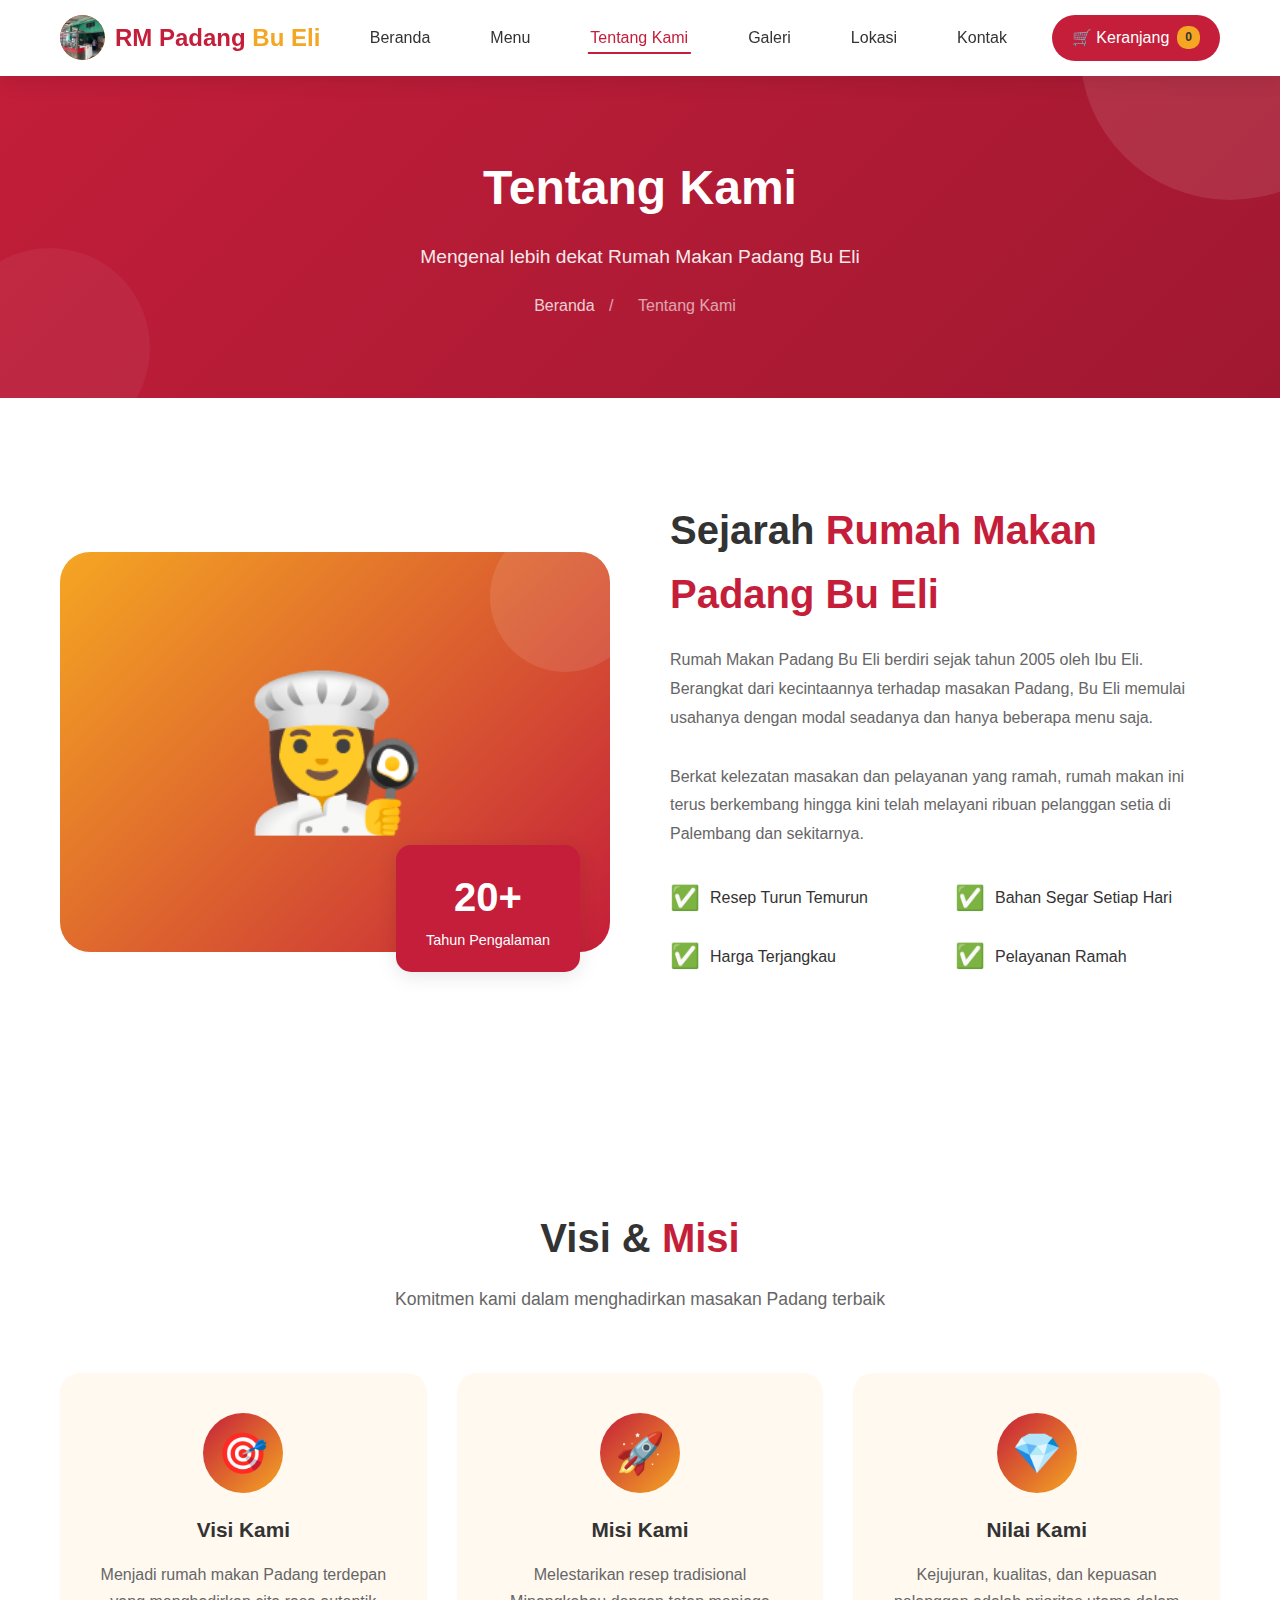
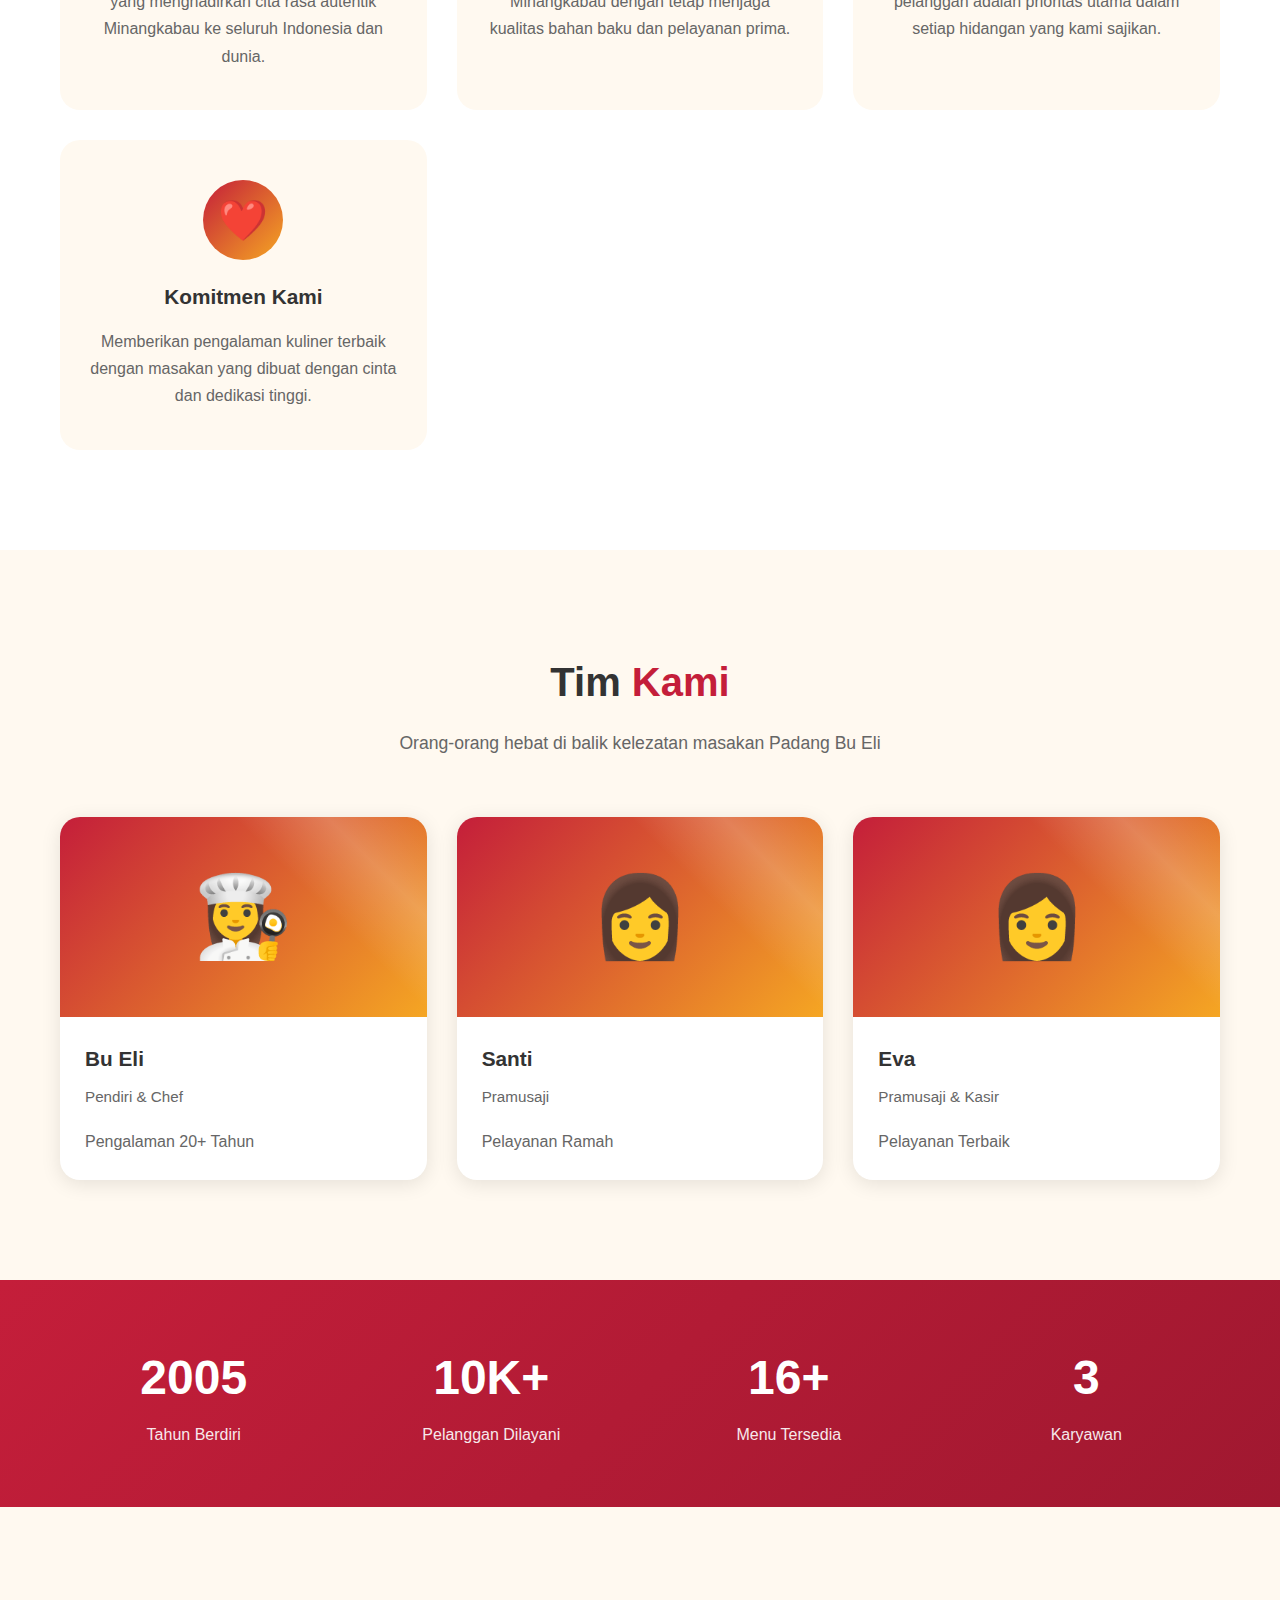
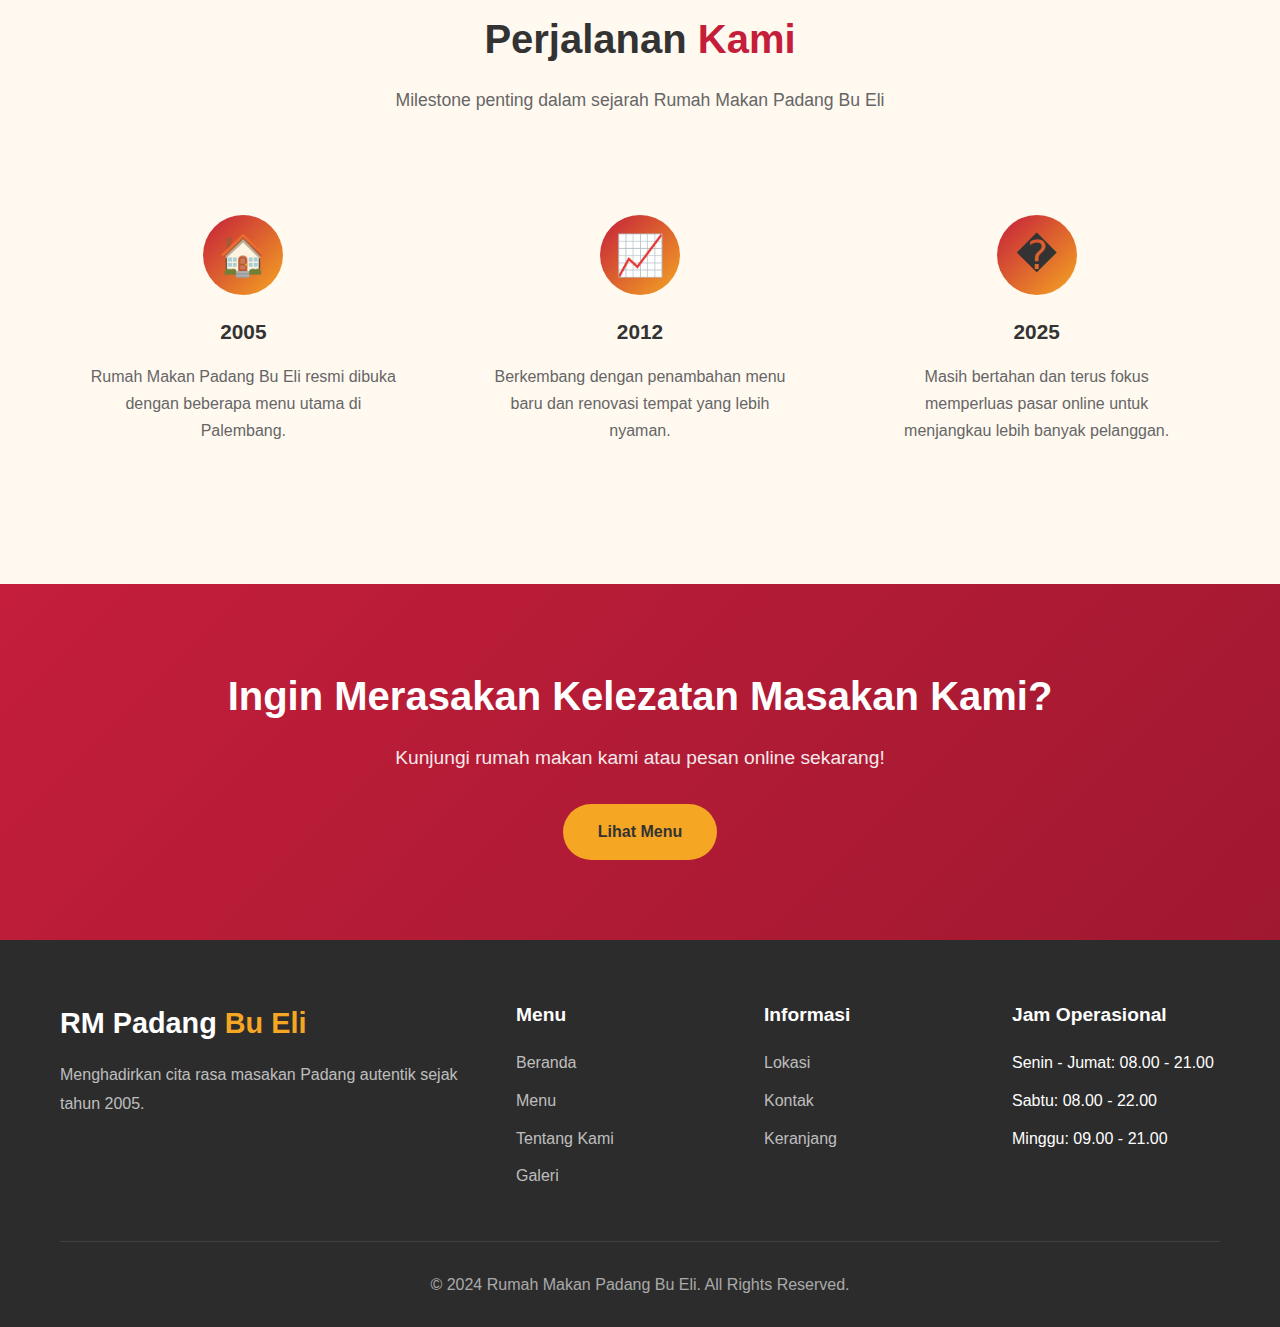
<file: tentang.html>
<!DOCTYPE html>
<html lang="id">
<head>
    <meta charset="UTF-8">
    <meta name="viewport" content="width=device-width, initial-scale=1.0">
    <meta name="description" content="Tentang Rumah Makan Padang Bu Eli - Sejarah dan cerita di balik masakan Padang autentik kami">
    <title>Tentang Kami - Rumah Makan Padang Bu Eli</title>
    <link rel="stylesheet" href="css/style.css">
</head>
<body>
    <!-- Header -->
    <header>
        <div class="nav-container">
            <a href="index.html" class="logo">
                <div class="logo-icon"><img src="images/foto-depan.jpg" alt="Logo RM Padang Bu Eli"></div>
                <h1>RM Padang <span>Bu Eli</span></h1>
            </a>
            <nav>
                <ul id="nav-menu">
                    <li><a href="index.html">Beranda</a></li>
                    <li><a href="menu.html">Menu</a></li>
                    <li><a href="tentang.html" class="active">Tentang Kami</a></li>
                    <li><a href="galeri.html">Galeri</a></li>
                    <li><a href="lokasi.html">Lokasi</a></li>
                    <li><a href="kontak.html">Kontak</a></li>
                    <li><a href="keranjang.html" class="cart-link">🛒 Keranjang <span class="cart-badge">0</span></a></li>
                </ul>
                <div class="menu-toggle">
                    <span></span>
                    <span></span>
                    <span></span>
                </div>
            </nav>
        </div>
    </header>

    <!-- Page Banner -->
    <section class="page-banner">
        <div class="container">
            <h1>Tentang Kami</h1>
            <p>Mengenal lebih dekat Rumah Makan Padang Bu Eli</p>
            <div class="breadcrumb">
                <a href="index.html">Beranda</a>
                <span>/</span>
                <span>Tentang Kami</span>
            </div>
        </div>
    </section>

    <!-- About Section -->
    <section class="about-section">
        <div class="container">
            <div class="about-content">
                <div class="about-image">
                    <div class="about-image-container">👩‍🍳</div>
                    <div class="experience-badge">
                        <h3>20+</h3>
                        <p>Tahun Pengalaman</p>
                    </div>
                </div>
                <div class="about-text">
                    <h2>Sejarah <span>Rumah Makan Padang Bu Eli</span></h2>
                    <p>Rumah Makan Padang Bu Eli berdiri sejak tahun 2005 oleh Ibu Eli. Berangkat dari kecintaannya terhadap masakan Padang, Bu Eli memulai usahanya dengan modal seadanya dan hanya beberapa menu saja.</p>
                    <p>Berkat kelezatan masakan dan pelayanan yang ramah, rumah makan ini terus berkembang hingga kini telah melayani ribuan pelanggan setia di Palembang dan sekitarnya.</p>
                    <div class="about-features">
                        <div class="about-feature-item">
                            <span>✅</span>
                            <p>Resep Turun Temurun</p>
                        </div>
                        <div class="about-feature-item">
                            <span>✅</span>
                            <p>Bahan Segar Setiap Hari</p>
                        </div>
                        <div class="about-feature-item">
                            <span>✅</span>
                            <p>Harga Terjangkau</p>
                        </div>
                        <div class="about-feature-item">
                            <span>✅</span>
                            <p>Pelayanan Ramah</p>
                        </div>
                    </div>
                </div>
            </div>
        </div>
    </section>

    <!-- Vision Mission Section -->
    <section class="features">
        <div class="container">
            <div class="section-header">
                <h2>Visi & <span>Misi</span></h2>
                <p>Komitmen kami dalam menghadirkan masakan Padang terbaik</p>
            </div>
            <div class="features-grid">
                <div class="feature-card">
                    <div class="feature-icon">🎯</div>
                    <h3>Visi Kami</h3>
                    <p>Menjadi rumah makan Padang terdepan yang menghadirkan cita rasa autentik Minangkabau ke seluruh Indonesia dan dunia.</p>
                </div>
                <div class="feature-card">
                    <div class="feature-icon">🚀</div>
                    <h3>Misi Kami</h3>
                    <p>Melestarikan resep tradisional Minangkabau dengan tetap menjaga kualitas bahan baku dan pelayanan prima.</p>
                </div>
                <div class="feature-card">
                    <div class="feature-icon">💎</div>
                    <h3>Nilai Kami</h3>
                    <p>Kejujuran, kualitas, dan kepuasan pelanggan adalah prioritas utama dalam setiap hidangan yang kami sajikan.</p>
                </div>
                <div class="feature-card">
                    <div class="feature-icon">❤️</div>
                    <h3>Komitmen Kami</h3>
                    <p>Memberikan pengalaman kuliner terbaik dengan masakan yang dibuat dengan cinta dan dedikasi tinggi.</p>
                </div>
            </div>
        </div>
    </section>

    <!-- Team Section -->
    <section class="menu-section">
        <div class="container">
            <div class="section-header">
                <h2>Tim <span>Kami</span></h2>
                <p>Orang-orang hebat di balik kelezatan masakan Padang Bu Eli</p>
            </div>
            <div class="menu-grid">
                <div class="menu-card">
                    <div class="menu-image">👩‍🍳</div>
                    <div class="menu-info">
                        <h3>Bu Eli</h3>
                        <p>Pendiri & Chef</p>
                        <div class="menu-footer">
                            <span style="color: var(--text-light);">Pengalaman 20+ Tahun</span>
                        </div>
                    </div>
                </div>
                <div class="menu-card">
                    <div class="menu-image">👩</div>
                    <div class="menu-info">
                        <h3>Santi</h3>
                        <p>Pramusaji</p>
                        <div class="menu-footer">
                            <span style="color: var(--text-light);">Pelayanan Ramah</span>
                        </div>
                    </div>
                </div>
                <div class="menu-card">
                    <div class="menu-image">👩</div>
                    <div class="menu-info">
                        <h3>Eva</h3>
                        <p>Pramusaji & Kasir</p>
                        <div class="menu-footer">
                            <span style="color: var(--text-light);">Pelayanan Terbaik</span>
                        </div>
                    </div>
                </div>
            </div>
        </div>
    </section>

    <!-- Stats Section -->
    <section class="stats-section">
        <div class="container">
            <div class="stats-grid">
                <div class="stat-item">
                    <h3>2005</h3>
                    <p>Tahun Berdiri</p>
                </div>
                <div class="stat-item">
                    <h3>10K+</h3>
                    <p>Pelanggan Dilayani</p>
                </div>
                <div class="stat-item">
                    <h3>16+</h3>
                    <p>Menu Tersedia</p>
                </div>
                <div class="stat-item">
                    <h3>3</h3>
                    <p>Karyawan</p>
                </div>
            </div>
        </div>
    </section>

    <!-- Story Timeline Section -->
    <section class="about-section" style="background-color: var(--bg-light);">
        <div class="container">
            <div class="section-header">
                <h2>Perjalanan <span>Kami</span></h2>
                <p>Milestone penting dalam sejarah Rumah Makan Padang Bu Eli</p>
            </div>
            <div class="features-grid">
                <div class="feature-card">
                    <div class="feature-icon">🏠</div>
                    <h3>2005</h3>
                    <p>Rumah Makan Padang Bu Eli resmi dibuka dengan beberapa menu utama di Palembang.</p>
                </div>
                <div class="feature-card">
                    <div class="feature-icon">📈</div>
                    <h3>2012</h3>
                    <p>Berkembang dengan penambahan menu baru dan renovasi tempat yang lebih nyaman.</p>
                </div>
                <div class="feature-card">
                    <div class="feature-icon">�</div>
                    <h3>2025</h3>
                    <p>Masih bertahan dan terus fokus memperluas pasar online untuk menjangkau lebih banyak pelanggan.</p>
                </div>
            </div>
        </div>
    </section>

    <!-- CTA Section -->
    <section class="cta-section">
        <div class="container">
            <h2>Ingin Merasakan Kelezatan Masakan Kami?</h2>
            <p>Kunjungi rumah makan kami atau pesan online sekarang!</p>
            <a href="menu.html" class="btn">Lihat Menu</a>
        </div>
    </section>

    <!-- Footer -->
    <footer>
        <div class="container">
            <div class="footer-content">
                <div class="footer-brand">
                    <h3>RM Padang <span>Bu Eli</span></h3>
                    <p>Menghadirkan cita rasa masakan Padang autentik sejak tahun 2005.</p>
                </div>
                <div class="footer-links">
                    <h4>Menu</h4>
                    <ul>
                        <li><a href="index.html">Beranda</a></li>
                        <li><a href="menu.html">Menu</a></li>
                        <li><a href="tentang.html">Tentang Kami</a></li>
                        <li><a href="galeri.html">Galeri</a></li>
                    </ul>
                </div>
                <div class="footer-links">
                    <h4>Informasi</h4>
                    <ul>
                        <li><a href="lokasi.html">Lokasi</a></li>
                        <li><a href="kontak.html">Kontak</a></li>
                        <li><a href="keranjang.html">Keranjang</a></li>
                    </ul>
                </div>
                <div class="footer-links">
                    <h4>Jam Operasional</h4>
                    <ul>
                        <li>Senin - Jumat: 08.00 - 21.00</li>
                        <li>Sabtu: 08.00 - 22.00</li>
                        <li>Minggu: 09.00 - 21.00</li>
                    </ul>
                </div>
            </div>
            <div class="footer-bottom">
                <p>&copy; 2024 Rumah Makan Padang Bu Eli. All Rights Reserved.</p>
            </div>
        </div>
    </footer>
</body>
</html>
</file>
<file: css/style.css>
/* ===== GLOBAL STYLES ===== */
* {
    margin: 0;
    padding: 0;
    box-sizing: border-box;
}

:root {
    --primary-color: #c41e3a;
    --primary-dark: #a01830;
    --secondary-color: #f5a623;
    --text-dark: #333333;
    --text-light: #666666;
    --bg-light: #fff9f0;
    --bg-white: #ffffff;
    --bg-dark: #2c2c2c;
    --border-color: #e0e0e0;
    --shadow: 0 4px 20px rgba(0, 0, 0, 0.1);
    --shadow-hover: 0 8px 30px rgba(0, 0, 0, 0.15);
    --transition: all 0.3s ease;
}

html {
    scroll-behavior: smooth;
}

body {
    font-family: 'Segoe UI', Tahoma, Geneva, Verdana, sans-serif;
    line-height: 1.6;
    color: var(--text-dark);
    background-color: var(--bg-light);
}

a {
    text-decoration: none;
    color: inherit;
}

ul {
    list-style: none;
}

img {
    max-width: 100%;
    height: auto;
}

.container {
    max-width: 1200px;
    margin: 0 auto;
    padding: 0 20px;
}

/* ===== ANIMATIONS ===== */
@keyframes fadeInUp {
    from {
        opacity: 0;
        transform: translateY(30px);
    }
    to {
        opacity: 1;
        transform: translateY(0);
    }
}

@keyframes fadeIn {
    from {
        opacity: 0;
    }
    to {
        opacity: 1;
    }
}

@keyframes slideInLeft {
    from {
        opacity: 0;
        transform: translateX(-50px);
    }
    to {
        opacity: 1;
        transform: translateX(0);
    }
}

@keyframes slideInRight {
    from {
        opacity: 0;
        transform: translateX(50px);
    }
    to {
        opacity: 1;
        transform: translateX(0);
    }
}

@keyframes pulse {
    0%, 100% {
        transform: scale(1);
    }
    50% {
        transform: scale(1.05);
    }
}

@keyframes float {
    0%, 100% {
        transform: translateY(0);
    }
    50% {
        transform: translateY(-10px);
    }
}

@keyframes shimmer {
    0% {
        background-position: -200% 0;
    }
    100% {
        background-position: 200% 0;
    }
}

.animate-fadeInUp {
    animation: fadeInUp 0.8s ease forwards;
}

.animate-fadeIn {
    animation: fadeIn 1s ease forwards;
}

.animate-slideInLeft {
    animation: slideInLeft 0.8s ease forwards;
}

.animate-slideInRight {
    animation: slideInRight 0.8s ease forwards;
}

.animate-float {
    animation: float 3s ease-in-out infinite;
}

/* ===== HEADER & NAVIGATION ===== */
header {
    background-color: var(--bg-white);
    box-shadow: var(--shadow);
    position: fixed;
    width: 100%;
    top: 0;
    z-index: 1000;
    animation: fadeIn 0.5s ease;
}

.nav-container {
    display: flex;
    justify-content: space-between;
    align-items: center;
    padding: 15px 20px;
    max-width: 1200px;
    margin: 0 auto;
}

.logo {
    display: flex;
    align-items: center;
    gap: 10px;
}

.logo-icon {
    width: 45px;
    height: 45px;
    background: linear-gradient(135deg, var(--primary-color), var(--secondary-color));
    border-radius: 50%;
    display: flex;
    align-items: center;
    justify-content: center;
    color: white;
    font-size: 1.5rem;
    font-weight: bold;
    transition: var(--transition);
    overflow: hidden;
}

.logo-icon img {
    width: 100%;
    height: 100%;
    object-fit: cover;
    border-radius: 50%;
}

.logo:hover .logo-icon {
    transform: rotate(360deg);
}

.logo h1 {
    font-size: 1.5rem;
    color: var(--primary-color);
    font-weight: 700;
}

.logo span {
    color: var(--secondary-color);
}

nav ul {
    display: flex;
    gap: 30px;
    align-items: center;
}

nav ul li a {
    color: var(--text-dark);
    font-weight: 500;
    padding: 8px 15px;
    border-radius: 25px;
    transition: var(--transition);
    position: relative;
}

nav ul li a::after {
    content: '';
    position: absolute;
    bottom: 0;
    left: 50%;
    width: 0;
    height: 2px;
    background-color: var(--primary-color);
    transition: var(--transition);
    transform: translateX(-50%);
}

nav ul li a:hover::after,
nav ul li a.active::after {
    width: 80%;
}

nav ul li a:hover,
nav ul li a.active {
    color: var(--primary-color);
}

.cart-link {
    background-color: var(--primary-color);
    color: white !important;
    padding: 10px 20px !important;
    border-radius: 25px !important;
    display: flex;
    align-items: center;
    gap: 8px;
    transition: var(--transition);
}

.cart-link:hover {
    background-color: var(--primary-dark);
    transform: translateY(-2px);
}

.cart-link::after {
    display: none !important;
}

.cart-badge {
    background-color: var(--secondary-color);
    color: var(--text-dark);
    font-size: 0.75rem;
    padding: 2px 8px;
    border-radius: 10px;
    font-weight: bold;
}

/* Mobile Menu Toggle */
.menu-toggle {
    display: none;
    flex-direction: column;
    gap: 5px;
    cursor: pointer;
    padding: 10px;
}

.menu-toggle span {
    width: 25px;
    height: 3px;
    background-color: var(--text-dark);
    border-radius: 3px;
    transition: var(--transition);
}

/* ===== HERO SECTION ===== */
.hero {
    min-height: 100vh;
    display: flex;
    align-items: center;
    justify-content: center;
    background: linear-gradient(135deg, var(--bg-light) 0%, #ffecd2 100%);
    padding-top: 80px;
    overflow: hidden;
}

.hero-content {
    display: grid;
    grid-template-columns: 1fr 1fr;
    gap: 60px;
    align-items: center;
    padding: 40px 0;
}

.hero-text {
    animation: slideInLeft 1s ease;
}

.hero-text h1 {
    font-size: 3.5rem;
    color: var(--text-dark);
    margin-bottom: 20px;
    line-height: 1.2;
}

.hero-text h1 span {
    color: var(--primary-color);
}

.hero-text p {
    font-size: 1.2rem;
    color: var(--text-light);
    margin-bottom: 30px;
    line-height: 1.8;
}

.hero-buttons {
    display: flex;
    gap: 20px;
    flex-wrap: wrap;
}

.btn {
    padding: 15px 35px;
    border-radius: 30px;
    font-weight: 600;
    font-size: 1rem;
    cursor: pointer;
    transition: var(--transition);
    display: inline-block;
    text-align: center;
    border: none;
}

.btn-primary {
    background: linear-gradient(135deg, var(--primary-color), var(--primary-dark));
    color: white;
    box-shadow: 0 4px 15px rgba(196, 30, 58, 0.3);
}

.btn-primary:hover {
    transform: translateY(-3px);
    box-shadow: 0 8px 25px rgba(196, 30, 58, 0.4);
}

.btn-secondary {
    background-color: transparent;
    color: var(--primary-color);
    border: 2px solid var(--primary-color);
}

.btn-secondary:hover {
    background-color: var(--primary-color);
    color: white;
    transform: translateY(-3px);
}

.hero-image {
    animation: slideInRight 1s ease;
    position: relative;
}

.hero-image-container {
    position: relative;
    width: 100%;
    height: 450px;
    background: linear-gradient(135deg, var(--primary-color), var(--secondary-color));
    border-radius: 30px;
    display: flex;
    align-items: center;
    justify-content: center;
    overflow: hidden;
    animation: float 4s ease-in-out infinite;
}

.hero-image-container::before {
    content: '🍛';
    font-size: 200px;
    opacity: 0.9;
}

.hero-badge {
    position: absolute;
    background-color: var(--bg-white);
    padding: 15px 25px;
    border-radius: 15px;
    box-shadow: var(--shadow);
    animation: pulse 2s ease-in-out infinite;
}

.hero-badge.badge-1 {
    top: 20px;
    left: -30px;
}

.hero-badge.badge-2 {
    bottom: 40px;
    right: -20px;
}

.hero-badge h4 {
    color: var(--primary-color);
    font-size: 1.5rem;
}

.hero-badge p {
    color: var(--text-light);
    font-size: 0.9rem;
}

/* ===== FEATURES SECTION ===== */
.features {
    padding: 100px 0;
    background-color: var(--bg-white);
}

.section-header {
    text-align: center;
    margin-bottom: 60px;
    animation: fadeInUp 0.8s ease;
}

.section-header h2 {
    font-size: 2.5rem;
    color: var(--text-dark);
    margin-bottom: 15px;
}

.section-header h2 span {
    color: var(--primary-color);
}

.section-header p {
    color: var(--text-light);
    font-size: 1.1rem;
    max-width: 600px;
    margin: 0 auto;
}

.features-grid {
    display: grid;
    grid-template-columns: repeat(auto-fit, minmax(280px, 1fr));
    gap: 30px;
}

.feature-card {
    background-color: var(--bg-light);
    padding: 40px 30px;
    border-radius: 20px;
    text-align: center;
    transition: var(--transition);
    animation: fadeInUp 0.8s ease backwards;
}

.feature-card:nth-child(1) { animation-delay: 0.1s; }
.feature-card:nth-child(2) { animation-delay: 0.2s; }
.feature-card:nth-child(3) { animation-delay: 0.3s; }
.feature-card:nth-child(4) { animation-delay: 0.4s; }

.feature-card:hover {
    transform: translateY(-10px);
    box-shadow: var(--shadow-hover);
}

.feature-icon {
    width: 80px;
    height: 80px;
    background: linear-gradient(135deg, var(--primary-color), var(--secondary-color));
    border-radius: 50%;
    display: flex;
    align-items: center;
    justify-content: center;
    margin: 0 auto 20px;
    font-size: 2.5rem;
    transition: var(--transition);
}

.feature-card:hover .feature-icon {
    transform: scale(1.1) rotate(10deg);
}

.feature-card h3 {
    font-size: 1.3rem;
    color: var(--text-dark);
    margin-bottom: 15px;
}

.feature-card p {
    color: var(--text-light);
    line-height: 1.7;
}

/* ===== MENU SECTION ===== */
.menu-section {
    padding: 100px 0;
    background-color: var(--bg-light);
}

.menu-grid {
    display: grid;
    grid-template-columns: repeat(auto-fit, minmax(300px, 1fr));
    gap: 30px;
}

.menu-card {
    background-color: var(--bg-white);
    border-radius: 20px;
    overflow: hidden;
    box-shadow: var(--shadow);
    transition: var(--transition);
    animation: fadeInUp 0.8s ease backwards;
}

.menu-card:nth-child(1) { animation-delay: 0.1s; }
.menu-card:nth-child(2) { animation-delay: 0.2s; }
.menu-card:nth-child(3) { animation-delay: 0.3s; }
.menu-card:nth-child(4) { animation-delay: 0.4s; }
.menu-card:nth-child(5) { animation-delay: 0.5s; }
.menu-card:nth-child(6) { animation-delay: 0.6s; }

.menu-card:hover {
    transform: translateY(-10px);
    box-shadow: var(--shadow-hover);
}

.menu-image {
    height: 200px;
    background: linear-gradient(135deg, var(--primary-color), var(--secondary-color));
    display: flex;
    align-items: center;
    justify-content: center;
    font-size: 80px;
    position: relative;
    overflow: hidden;
}

.menu-image img {
    width: 100%;
    height: 100%;
    object-fit: cover;
    transition: transform 0.3s ease;
}

.menu-image.logo-box img {
    width: 80px;
    height: 80px;
    object-fit: contain;
    border-radius: 15px;
}

.menu-card:hover .menu-image img {
    transform: scale(1.1);
}

.menu-image::before {
    content: '';
    position: absolute;
    top: 0;
    left: 0;
    right: 0;
    bottom: 0;
    background: linear-gradient(45deg, transparent 40%, rgba(255,255,255,0.2) 50%, transparent 60%);
    background-size: 200% 100%;
    animation: shimmer 3s infinite;
    z-index: 1;
    pointer-events: none;
}

.menu-tag {
    position: absolute;
    top: 15px;
    right: 15px;
    background-color: var(--secondary-color);
    color: var(--text-dark);
    padding: 5px 15px;
    border-radius: 20px;
    font-size: 0.8rem;
    font-weight: 600;
}

.menu-info {
    padding: 25px;
}

.menu-info h3 {
    font-size: 1.3rem;
    color: var(--text-dark);
    margin-bottom: 10px;
}

.menu-info p {
    color: var(--text-light);
    font-size: 0.95rem;
    margin-bottom: 20px;
    line-height: 1.6;
}

.menu-footer {
    display: flex;
    justify-content: space-between;
    align-items: center;
}

.menu-price {
    font-size: 1.4rem;
    font-weight: 700;
    color: var(--primary-color);
}

.btn-add-cart {
    background: linear-gradient(135deg, var(--primary-color), var(--primary-dark));
    color: white;
    padding: 10px 20px;
    border-radius: 25px;
    font-weight: 600;
    transition: var(--transition);
    cursor: pointer;
    border: none;
    font-size: 0.9rem;
}

.btn-add-cart:hover {
    transform: scale(1.05);
    box-shadow: 0 4px 15px rgba(196, 30, 58, 0.3);
}

/* ===== ABOUT SECTION ===== */
.about-section {
    padding: 100px 0;
    background-color: var(--bg-white);
}

.about-content {
    display: grid;
    grid-template-columns: 1fr 1fr;
    gap: 60px;
    align-items: center;
}

.about-image {
    position: relative;
    animation: slideInLeft 0.8s ease;
}

.about-image-container {
    width: 100%;
    height: 400px;
    background: linear-gradient(135deg, var(--secondary-color), var(--primary-color));
    border-radius: 30px;
    display: flex;
    align-items: center;
    justify-content: center;
    font-size: 150px;
    position: relative;
    overflow: hidden;
}

.about-image-container::after {
    content: '';
    position: absolute;
    width: 150px;
    height: 150px;
    background: rgba(255,255,255,0.1);
    border-radius: 50%;
    top: -30px;
    right: -30px;
}

.experience-badge {
    position: absolute;
    bottom: -20px;
    right: 30px;
    background-color: var(--primary-color);
    color: white;
    padding: 20px 30px;
    border-radius: 15px;
    text-align: center;
    box-shadow: var(--shadow);
    animation: pulse 2s ease-in-out infinite;
}

.experience-badge h3 {
    font-size: 2.5rem;
    font-weight: 700;
}

.experience-badge p {
    font-size: 0.9rem;
}

.about-text {
    animation: slideInRight 0.8s ease;
}

.about-text h2 {
    font-size: 2.5rem;
    color: var(--text-dark);
    margin-bottom: 20px;
}

.about-text h2 span {
    color: var(--primary-color);
}

.about-text > p {
    color: var(--text-light);
    margin-bottom: 30px;
    line-height: 1.8;
}

.about-features {
    display: grid;
    grid-template-columns: 1fr 1fr;
    gap: 20px;
    margin-bottom: 30px;
}

.about-feature-item {
    display: flex;
    align-items: center;
    gap: 10px;
}

.about-feature-item span {
    font-size: 1.5rem;
}

.about-feature-item p {
    font-weight: 500;
    color: var(--text-dark);
}

/* ===== GALLERY SECTION ===== */
.gallery-section {
    padding: 100px 0;
    background-color: var(--bg-light);
}

.gallery-grid {
    display: grid;
    grid-template-columns: repeat(auto-fit, minmax(280px, 1fr));
    gap: 25px;
}

.gallery-item {
    position: relative;
    height: 280px;
    border-radius: 20px;
    overflow: hidden;
    background: linear-gradient(135deg, var(--primary-color), var(--secondary-color));
    display: flex;
    align-items: center;
    justify-content: center;
    font-size: 80px;
    cursor: pointer;
    transition: var(--transition);
    animation: fadeInUp 0.8s ease backwards;
}

.gallery-item img {
    width: 100%;
    height: 100%;
    object-fit: cover;
    transition: transform 0.3s ease;
}

.gallery-item:hover img {
    transform: scale(1.1);
}

.gallery-item:nth-child(1) { animation-delay: 0.1s; }
.gallery-item:nth-child(2) { animation-delay: 0.2s; }
.gallery-item:nth-child(3) { animation-delay: 0.3s; }
.gallery-item:nth-child(4) { animation-delay: 0.4s; }
.gallery-item:nth-child(5) { animation-delay: 0.5s; }
.gallery-item:nth-child(6) { animation-delay: 0.6s; }

.gallery-item:hover {
    transform: scale(1.03);
}

.gallery-overlay {
    position: absolute;
    inset: 0;
    background: linear-gradient(to top, rgba(0,0,0,0.8) 0%, transparent 60%);
    display: flex;
    align-items: flex-end;
    padding: 25px;
    opacity: 0;
    transition: var(--transition);
}

.gallery-item:hover .gallery-overlay {
    opacity: 1;
}

.gallery-overlay h4 {
    color: white;
    font-size: 1.2rem;
    transform: translateY(20px);
    transition: var(--transition);
}

.gallery-item:hover .gallery-overlay h4 {
    transform: translateY(0);
}

/* ===== LOCATION SECTION ===== */
.location-section {
    padding: 100px 0;
    background-color: var(--bg-white);
}

.location-content {
    display: grid;
    grid-template-columns: 1fr 1fr;
    gap: 60px;
    align-items: start;
}

.location-info {
    animation: slideInLeft 0.8s ease;
}

.location-info h2 {
    font-size: 2.5rem;
    color: var(--text-dark);
    margin-bottom: 20px;
}

.location-info h2 span {
    color: var(--primary-color);
}

.location-info > p {
    color: var(--text-light);
    margin-bottom: 30px;
    line-height: 1.8;
}

.location-details {
    display: flex;
    flex-direction: column;
    gap: 25px;
}

.location-item {
    display: flex;
    align-items: flex-start;
    gap: 20px;
    padding: 20px;
    background-color: var(--bg-light);
    border-radius: 15px;
    transition: var(--transition);
}

.location-item:hover {
    transform: translateX(10px);
    box-shadow: var(--shadow);
}

.location-icon {
    width: 50px;
    height: 50px;
    background: linear-gradient(135deg, var(--primary-color), var(--secondary-color));
    border-radius: 50%;
    display: flex;
    align-items: center;
    justify-content: center;
    font-size: 1.5rem;
    flex-shrink: 0;
}

.location-text h4 {
    color: var(--text-dark);
    margin-bottom: 5px;
    font-size: 1.1rem;
}

.location-text p {
    color: var(--text-light);
    line-height: 1.6;
}

.location-map {
    animation: slideInRight 0.8s ease;
}

.map-container {
    width: 100%;
    height: 450px;
    background: linear-gradient(135deg, #e8e8e8, #d0d0d0);
    border-radius: 20px;
    display: flex;
    align-items: center;
    justify-content: center;
    font-size: 4rem;
    position: relative;
    overflow: hidden;
}

.map-container::before {
    content: '📍';
    position: absolute;
    font-size: 60px;
    animation: float 2s ease-in-out infinite;
}

/* ===== CONTACT SECTION ===== */
.contact-section {
    padding: 100px 0;
    background-color: var(--bg-light);
}

.contact-content {
    display: grid;
    grid-template-columns: 1fr 1fr;
    gap: 60px;
}

.contact-info {
    animation: slideInLeft 0.8s ease;
}

.contact-info h2 {
    font-size: 2.5rem;
    color: var(--text-dark);
    margin-bottom: 20px;
}

.contact-info h2 span {
    color: var(--primary-color);
}

.contact-info > p {
    color: var(--text-light);
    margin-bottom: 30px;
    line-height: 1.8;
}

.contact-details {
    display: flex;
    flex-direction: column;
    gap: 20px;
    margin-bottom: 30px;
}

.contact-item {
    display: flex;
    align-items: center;
    gap: 15px;
}

.contact-item span {
    width: 50px;
    height: 50px;
    background: linear-gradient(135deg, var(--primary-color), var(--secondary-color));
    border-radius: 50%;
    display: flex;
    align-items: center;
    justify-content: center;
    font-size: 1.3rem;
}

.contact-item p {
    color: var(--text-dark);
    font-weight: 500;
}

.social-links {
    display: flex;
    gap: 15px;
}

.social-link {
    width: 45px;
    height: 45px;
    background-color: var(--bg-white);
    border-radius: 50%;
    display: flex;
    align-items: center;
    justify-content: center;
    font-size: 1.2rem;
    transition: var(--transition);
    box-shadow: var(--shadow);
}

.social-link:hover {
    background-color: var(--primary-color);
    transform: translateY(-5px);
}

.contact-form-container {
    animation: slideInRight 0.8s ease;
}

.contact-form {
    background-color: var(--bg-white);
    padding: 40px;
    border-radius: 20px;
    box-shadow: var(--shadow);
}

.form-group {
    margin-bottom: 25px;
}

.form-group label {
    display: block;
    margin-bottom: 8px;
    color: var(--text-dark);
    font-weight: 500;
}

.form-group input,
.form-group textarea {
    width: 100%;
    padding: 15px 20px;
    border: 2px solid var(--border-color);
    border-radius: 10px;
    font-size: 1rem;
    transition: var(--transition);
    font-family: inherit;
}

.form-group input:focus,
.form-group textarea:focus {
    outline: none;
    border-color: var(--primary-color);
    box-shadow: 0 0 0 3px rgba(196, 30, 58, 0.1);
}

.form-group textarea {
    min-height: 150px;
    resize: vertical;
}

.btn-submit {
    width: 100%;
    background: linear-gradient(135deg, var(--primary-color), var(--primary-dark));
    color: white;
    padding: 15px 30px;
    border: none;
    border-radius: 30px;
    font-size: 1rem;
    font-weight: 600;
    cursor: pointer;
    transition: var(--transition);
}

.btn-submit:hover {
    transform: translateY(-3px);
    box-shadow: 0 8px 25px rgba(196, 30, 58, 0.3);
}

/* ===== CART PAGE ===== */
.cart-section {
    padding: 120px 0 80px;
    min-height: 100vh;
}

.cart-header {
    text-align: center;
    margin-bottom: 50px;
    animation: fadeInUp 0.8s ease;
}

.cart-header h1 {
    font-size: 2.5rem;
    color: var(--text-dark);
    margin-bottom: 10px;
}

.cart-header p {
    color: var(--text-light);
}

.cart-content {
    display: grid;
    grid-template-columns: 2fr 1fr;
    gap: 40px;
}

.cart-items {
    animation: slideInLeft 0.8s ease;
}

.cart-item {
    display: flex;
    gap: 20px;
    background-color: var(--bg-white);
    padding: 20px;
    border-radius: 15px;
    margin-bottom: 20px;
    box-shadow: var(--shadow);
    transition: var(--transition);
}

.cart-item:hover {
    transform: translateX(5px);
}

.cart-item-image {
    width: 100px;
    height: 100px;
    background: linear-gradient(135deg, var(--primary-color), var(--secondary-color));
    border-radius: 15px;
    display: flex;
    align-items: center;
    justify-content: center;
    font-size: 50px;
    flex-shrink: 0;
    overflow: hidden;
}

.cart-item-image img {
    width: 100%;
    height: 100%;
    object-fit: cover;
}

.cart-item-details {
    flex: 1;
}

.cart-item-details h3 {
    color: var(--text-dark);
    margin-bottom: 5px;
}

.cart-item-details p {
    color: var(--text-light);
    font-size: 0.9rem;
    margin-bottom: 10px;
}

.cart-item-price {
    color: var(--primary-color);
    font-size: 1.2rem;
    font-weight: 700;
}

.cart-item-quantity {
    display: flex;
    align-items: center;
    gap: 15px;
}

.qty-btn {
    width: 35px;
    height: 35px;
    border: 2px solid var(--primary-color);
    background: transparent;
    color: var(--primary-color);
    border-radius: 50%;
    font-size: 1.2rem;
    cursor: pointer;
    transition: var(--transition);
    display: flex;
    align-items: center;
    justify-content: center;
}

.qty-btn:hover {
    background-color: var(--primary-color);
    color: white;
}

.qty-value {
    font-size: 1.1rem;
    font-weight: 600;
    min-width: 30px;
    text-align: center;
}

.remove-item {
    color: var(--text-light);
    font-size: 1.5rem;
    cursor: pointer;
    transition: var(--transition);
    padding: 10px;
}

.remove-item:hover {
    color: var(--primary-color);
}

.cart-summary {
    animation: slideInRight 0.8s ease;
}

.summary-card {
    background-color: var(--bg-white);
    padding: 30px;
    border-radius: 20px;
    box-shadow: var(--shadow);
    position: sticky;
    top: 100px;
}

.summary-card h3 {
    font-size: 1.5rem;
    color: var(--text-dark);
    margin-bottom: 25px;
    padding-bottom: 15px;
    border-bottom: 2px solid var(--border-color);
}

.summary-row {
    display: flex;
    justify-content: space-between;
    margin-bottom: 15px;
    color: var(--text-light);
}

.summary-row.total {
    margin-top: 20px;
    padding-top: 20px;
    border-top: 2px solid var(--border-color);
    font-size: 1.3rem;
    font-weight: 700;
    color: var(--text-dark);
}

.summary-row.total span:last-child {
    color: var(--primary-color);
}

.btn-checkout {
    width: 100%;
    margin-top: 25px;
    background: linear-gradient(135deg, var(--primary-color), var(--primary-dark));
    color: white;
    padding: 15px 30px;
    border: none;
    border-radius: 30px;
    font-size: 1rem;
    font-weight: 600;
    cursor: pointer;
    transition: var(--transition);
}

.btn-checkout:hover {
    transform: translateY(-3px);
    box-shadow: 0 8px 25px rgba(196, 30, 58, 0.3);
}

.cart-empty {
    text-align: center;
    padding: 60px 20px;
    background-color: var(--bg-white);
    border-radius: 20px;
    box-shadow: var(--shadow);
    animation: fadeInUp 0.8s ease;
}

.cart-empty-icon {
    font-size: 100px;
    margin-bottom: 20px;
    opacity: 0.5;
}

.cart-empty h3 {
    font-size: 1.5rem;
    color: var(--text-dark);
    margin-bottom: 10px;
}

.cart-empty p {
    color: var(--text-light);
    margin-bottom: 25px;
}

/* ===== PAGE BANNER ===== */
.page-banner {
    background: linear-gradient(135deg, var(--primary-color), var(--primary-dark));
    padding: 150px 0 80px;
    text-align: center;
    color: white;
    position: relative;
    overflow: hidden;
}

.page-banner::before {
    content: '';
    position: absolute;
    width: 300px;
    height: 300px;
    background: rgba(255,255,255,0.1);
    border-radius: 50%;
    top: -100px;
    right: -100px;
}

.page-banner::after {
    content: '';
    position: absolute;
    width: 200px;
    height: 200px;
    background: rgba(255,255,255,0.05);
    border-radius: 50%;
    bottom: -50px;
    left: -50px;
}

.page-banner h1 {
    font-size: 3rem;
    margin-bottom: 15px;
    animation: fadeInUp 0.8s ease;
}

.page-banner p {
    font-size: 1.2rem;
    opacity: 0.9;
    animation: fadeInUp 0.8s ease 0.2s backwards;
}

.breadcrumb {
    margin-top: 20px;
    animation: fadeInUp 0.8s ease 0.4s backwards;
}

.breadcrumb a {
    color: rgba(255,255,255,0.8);
    transition: var(--transition);
}

.breadcrumb a:hover {
    color: white;
}

.breadcrumb span {
    margin: 0 10px;
    opacity: 0.6;
}

/* ===== TESTIMONIALS ===== */
.testimonials {
    padding: 100px 0;
    background-color: var(--bg-white);
}

.testimonials-grid {
    display: grid;
    grid-template-columns: repeat(auto-fit, minmax(300px, 1fr));
    gap: 30px;
}

.testimonial-card {
    background-color: var(--bg-light);
    padding: 35px;
    border-radius: 20px;
    text-align: center;
    transition: var(--transition);
    animation: fadeInUp 0.8s ease backwards;
}

.testimonial-card:nth-child(1) { animation-delay: 0.1s; }
.testimonial-card:nth-child(2) { animation-delay: 0.2s; }
.testimonial-card:nth-child(3) { animation-delay: 0.3s; }

.testimonial-card:hover {
    transform: translateY(-10px);
    box-shadow: var(--shadow-hover);
}

.testimonial-avatar {
    width: 80px;
    height: 80px;
    background: linear-gradient(135deg, var(--primary-color), var(--secondary-color));
    border-radius: 50%;
    margin: 0 auto 20px;
    display: flex;
    align-items: center;
    justify-content: center;
    font-size: 2rem;
}

.testimonial-card p {
    color: var(--text-light);
    font-style: italic;
    line-height: 1.8;
    margin-bottom: 20px;
}

.testimonial-card h4 {
    color: var(--text-dark);
    font-size: 1.1rem;
}

.testimonial-rating {
    color: var(--secondary-color);
    font-size: 1.2rem;
    margin-top: 10px;
}

/* ===== CTA SECTION ===== */
.cta-section {
    padding: 80px 0;
    background: linear-gradient(135deg, var(--primary-color), var(--primary-dark));
    text-align: center;
    color: white;
}

.cta-section h2 {
    font-size: 2.5rem;
    margin-bottom: 15px;
    animation: fadeInUp 0.8s ease;
}

.cta-section p {
    font-size: 1.2rem;
    opacity: 0.9;
    margin-bottom: 30px;
    animation: fadeInUp 0.8s ease 0.2s backwards;
}

.cta-section .btn {
    background-color: var(--secondary-color);
    color: var(--text-dark);
    animation: fadeInUp 0.8s ease 0.4s backwards;
}

.cta-section .btn:hover {
    background-color: white;
}

/* ===== FOOTER ===== */
footer {
    background-color: var(--bg-dark);
    color: white;
    padding: 60px 0 30px;
}

.footer-content {
    display: grid;
    grid-template-columns: 2fr 1fr 1fr 1fr;
    gap: 40px;
    margin-bottom: 40px;
}

.footer-brand h3 {
    font-size: 1.8rem;
    margin-bottom: 15px;
    color: white;
}

.footer-brand h3 span {
    color: var(--secondary-color);
}

.footer-brand p {
    color: rgba(255,255,255,0.7);
    line-height: 1.8;
    margin-bottom: 20px;
}

.footer-social {
    display: flex;
    gap: 15px;
}

.footer-social a {
    width: 40px;
    height: 40px;
    background-color: rgba(255,255,255,0.1);
    border-radius: 50%;
    display: flex;
    align-items: center;
    justify-content: center;
    font-size: 1.1rem;
    transition: var(--transition);
}

.footer-social a:hover {
    background-color: var(--primary-color);
    transform: translateY(-3px);
}

.footer-links h4 {
    font-size: 1.2rem;
    margin-bottom: 20px;
    color: white;
}

.footer-links ul li {
    margin-bottom: 12px;
}

.footer-links ul li a {
    color: rgba(255,255,255,0.7);
    transition: var(--transition);
}

.footer-links ul li a:hover {
    color: var(--secondary-color);
    padding-left: 5px;
}

.footer-bottom {
    text-align: center;
    padding-top: 30px;
    border-top: 1px solid rgba(255,255,255,0.1);
    color: rgba(255,255,255,0.6);
}

/* ===== RESPONSIVE DESIGN ===== */
@media (max-width: 1024px) {
    .hero-content,
    .about-content,
    .location-content,
    .contact-content {
        grid-template-columns: 1fr;
        gap: 40px;
    }
    
    .hero-text h1 {
        font-size: 2.8rem;
    }
    
    .footer-content {
        grid-template-columns: repeat(2, 1fr);
    }
    
    .cart-content {
        grid-template-columns: 1fr;
    }
    
    .cart-summary {
        order: -1;
    }
    
    .summary-card {
        position: relative;
        top: 0;
    }
}

@media (max-width: 768px) {
    nav ul {
        display: none;
        position: absolute;
        top: 100%;
        left: 0;
        right: 0;
        background-color: var(--bg-white);
        flex-direction: column;
        padding: 20px;
        gap: 15px;
        box-shadow: var(--shadow);
    }
    
    nav ul.active {
        display: flex;
    }
    
    .menu-toggle {
        display: flex;
    }
    
    .hero {
        padding-top: 100px;
    }
    
    .hero-text h1 {
        font-size: 2.2rem;
    }
    
    .hero-buttons {
        flex-direction: column;
    }
    
    .hero-badge {
        display: none;
    }
    
    .section-header h2 {
        font-size: 2rem;
    }
    
    .about-features {
        grid-template-columns: 1fr;
    }
    
    .footer-content {
        grid-template-columns: 1fr;
        text-align: center;
    }
    
    .footer-social {
        justify-content: center;
    }
    
    .page-banner h1 {
        font-size: 2rem;
    }
    
    .cart-item {
        flex-direction: column;
        text-align: center;
    }
    
    .cart-item-image {
        margin: 0 auto;
    }
    
    .cart-item-quantity {
        justify-content: center;
    }
}

@media (max-width: 480px) {
    .container {
        padding: 0 15px;
    }
    
    .hero-text h1 {
        font-size: 1.8rem;
    }
    
    .btn {
        padding: 12px 25px;
        font-size: 0.9rem;
    }
    
    .feature-card,
    .menu-card {
        margin: 0 10px;
    }
    
    .contact-form {
        padding: 25px;
    }
}

/* ===== ADDED TO CART NOTIFICATION ===== */
.notification {
    position: fixed;
    bottom: 30px;
    right: 30px;
    background-color: var(--primary-color);
    color: white;
    padding: 15px 25px;
    border-radius: 10px;
    box-shadow: var(--shadow);
    display: flex;
    align-items: center;
    gap: 10px;
    animation: slideInRight 0.5s ease;
    z-index: 9999;
}

.notification.success {
    background-color: #28a745;
}

/* ===== MENU PAGE FILTERS ===== */
.menu-filters {
    display: flex;
    justify-content: center;
    gap: 15px;
    margin-bottom: 40px;
    flex-wrap: wrap;
    animation: fadeInUp 0.8s ease;
}

.filter-btn {
    padding: 10px 25px;
    border: 2px solid var(--primary-color);
    background: transparent;
    color: var(--primary-color);
    border-radius: 25px;
    font-weight: 500;
    cursor: pointer;
    transition: var(--transition);
}

.filter-btn:hover,
.filter-btn.active {
    background-color: var(--primary-color);
    color: white;
}

/* ===== STATS SECTION ===== */
.stats-section {
    padding: 60px 0;
    background: linear-gradient(135deg, var(--primary-color), var(--primary-dark));
}

.stats-grid {
    display: grid;
    grid-template-columns: repeat(4, 1fr);
    gap: 30px;
    text-align: center;
    color: white;
}

.stat-item {
    animation: fadeInUp 0.8s ease backwards;
}

.stat-item:nth-child(1) { animation-delay: 0.1s; }
.stat-item:nth-child(2) { animation-delay: 0.2s; }
.stat-item:nth-child(3) { animation-delay: 0.3s; }
.stat-item:nth-child(4) { animation-delay: 0.4s; }

.stat-item h3 {
    font-size: 3rem;
    font-weight: 700;
    margin-bottom: 5px;
}

.stat-item p {
    font-size: 1rem;
    opacity: 0.9;
}

@media (max-width: 768px) {
    .stats-grid {
        grid-template-columns: repeat(2, 1fr);
    }
}

@media (max-width: 480px) {
    .stats-grid {
        grid-template-columns: 1fr;
    }
}
</file>
